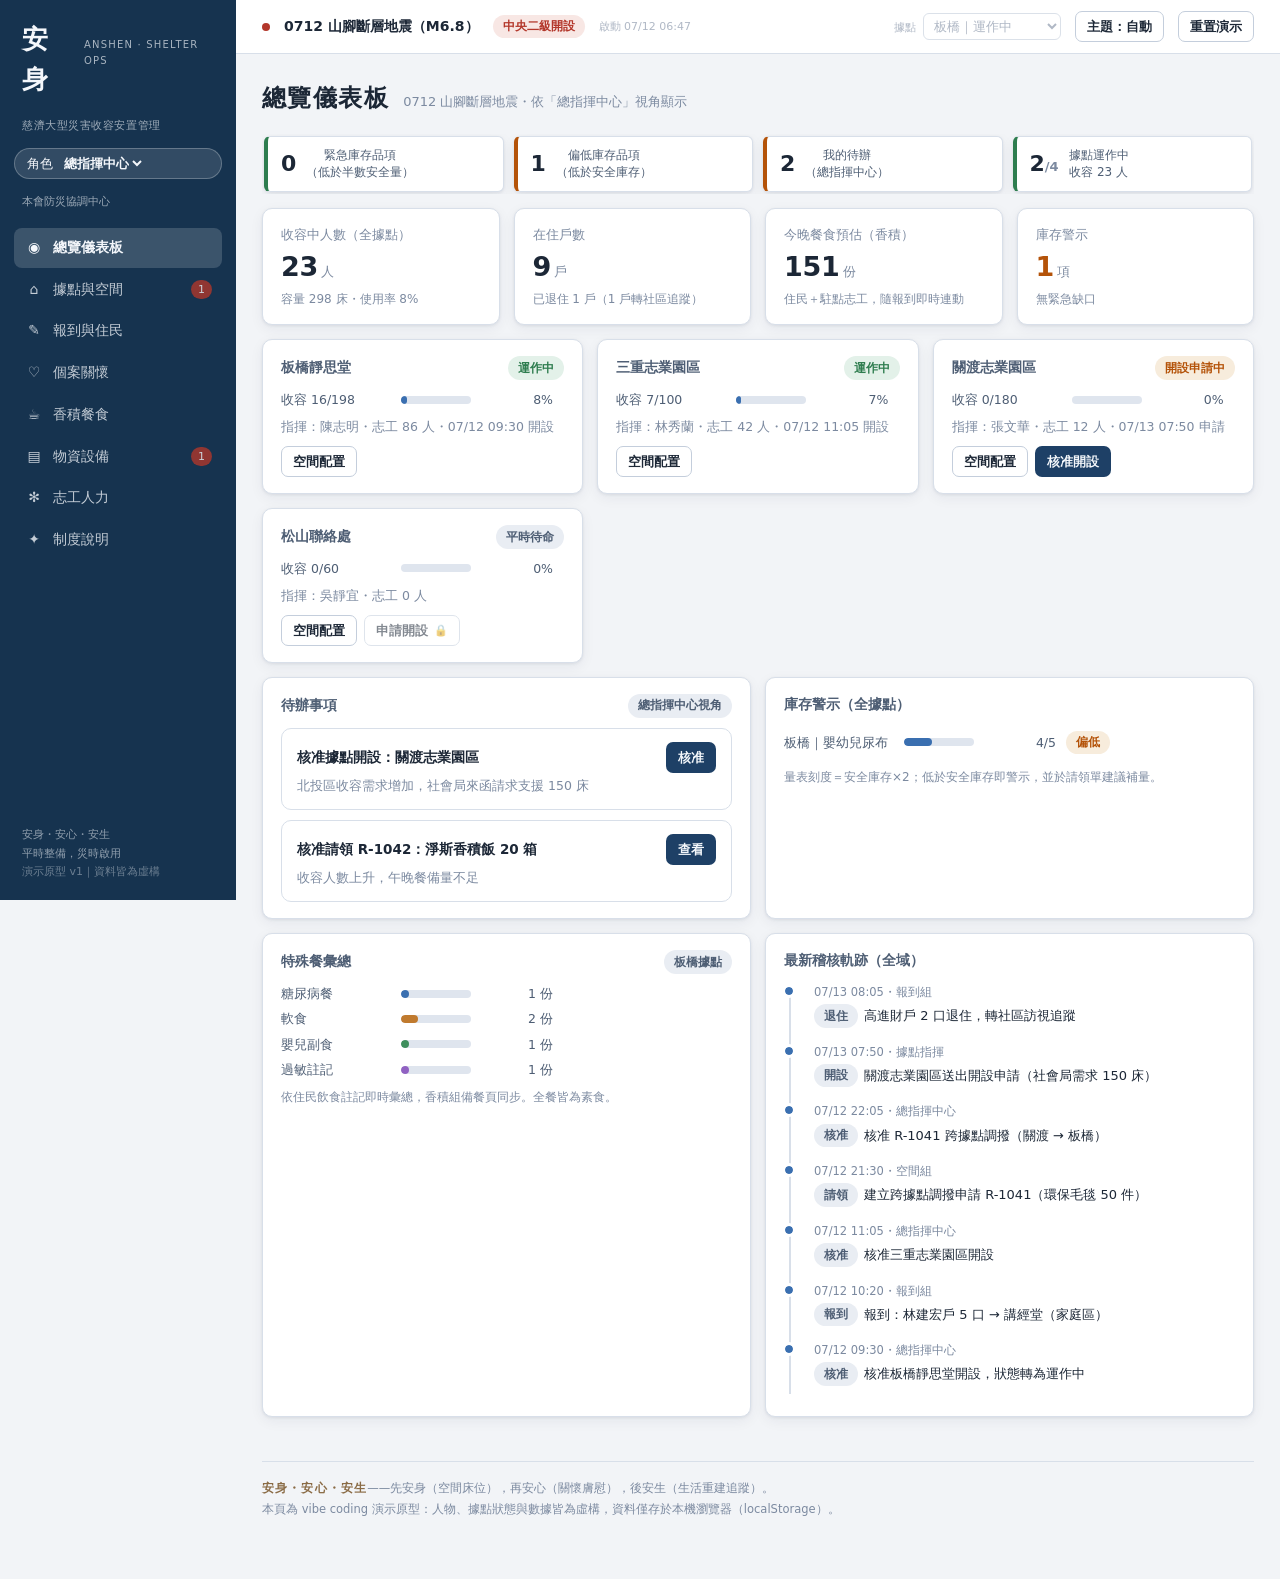
<file: shelter/index.html>
<!doctype html>
<html lang="zh-Hant">
<head>
<meta charset="utf-8">
<meta name="viewport" content="width=device-width, initial-scale=1">
<link rel="icon" href="data:image/svg+xml,%3Csvg xmlns=%27http://www.w3.org/2000/svg%27 viewBox=%270 0 100 100%27%3E%3Ctext y=%27.9em%27 font-size=%2790%27%3E⛺%3C/text%3E%3C/svg%3E">
<title>安身｜慈濟大型災害收容安置管理系統（演示原型）</title>
<style>
/* ============ 設計 tokens（雙主題）============ */
:root{
  --navy:#1E4066; --navy-deep:#16334F; --navy-ink:#123; --on-navy:#F4F7FB;
  --wood:#8A6B45;
  --bg:#F2F4F7; --surface:#FFFFFF; --surface2:#E9EDF3; --surface3:#DFE5EE;
  --ink:#1C2736; --ink2:#4E5E74; --ink3:#7C8AA0; --border:#D8DFE9; --border2:#C4CEDC;
  --ok:#2E7D4F; --ok-bg:#E3F1E9; --warn:#B45309; --warn-bg:#F7ECDC; --crit:#B3372B; --crit-bg:#F8E7E4; --info-bg:#E6EDF6;
  --c1:#3A6FB0; --c2:#C07A2E; --c3:#3E8E5C; --c4:#9061C2;
  --shadow:0 1px 3px rgba(20,35,60,.08),0 4px 14px rgba(20,35,60,.06);
  --shadow-lg:0 6px 28px rgba(15,25,45,.18);
  --r:10px; --r-sm:6px;
  --serif:"Noto Serif TC","Songti TC","PMingLiU",serif;
  --sans:"PingFang TC","Noto Sans TC","Microsoft JhengHei",system-ui,-apple-system,"Segoe UI",sans-serif;
  --focus:0 0 0 3px rgba(58,111,176,.35);
}
@media (prefers-color-scheme: dark){
  :root{
    --navy:#2E5A8F; --navy-deep:#254a77; --on-navy:#EAF1F9; --wood:#C9A87A;
    --bg:#0F1621; --surface:#182231; --surface2:#1F2C3F; --surface3:#26354B;
    --ink:#E9EEF5; --ink2:#A6B4C8; --ink3:#71809A; --border:#2A3A52; --border2:#38496399;
    --ok:#5BBF8A; --ok-bg:#1B3327; --warn:#E8A33D; --warn-bg:#3A2C14; --crit:#E36B5C; --crit-bg:#3B1F1B; --info-bg:#1D2E44;
    --c1:#5C8FC7; --c2:#CE7F2B; --c3:#55A377; --c4:#A97FD1;
    --shadow:0 1px 3px rgba(0,0,0,.35),0 4px 14px rgba(0,0,0,.28);
    --shadow-lg:0 8px 32px rgba(0,0,0,.5);
    --focus:0 0 0 3px rgba(92,143,199,.45);
  }
}
:root[data-theme="light"]{
  --navy:#1E4066; --navy-deep:#16334F; --on-navy:#F4F7FB; --wood:#8A6B45;
  --bg:#F2F4F7; --surface:#FFFFFF; --surface2:#E9EDF3; --surface3:#DFE5EE;
  --ink:#1C2736; --ink2:#4E5E74; --ink3:#7C8AA0; --border:#D8DFE9; --border2:#C4CEDC;
  --ok:#2E7D4F; --ok-bg:#E3F1E9; --warn:#B45309; --warn-bg:#F7ECDC; --crit:#B3372B; --crit-bg:#F8E7E4; --info-bg:#E6EDF6;
  --c1:#3A6FB0; --c2:#C07A2E; --c3:#3E8E5C; --c4:#9061C2;
  --shadow:0 1px 3px rgba(20,35,60,.08),0 4px 14px rgba(20,35,60,.06);
  --shadow-lg:0 6px 28px rgba(15,25,45,.18);
  --focus:0 0 0 3px rgba(58,111,176,.35);
}
:root[data-theme="dark"]{
  --navy:#2E5A8F; --navy-deep:#254a77; --on-navy:#EAF1F9; --wood:#C9A87A;
  --bg:#0F1621; --surface:#182231; --surface2:#1F2C3F; --surface3:#26354B;
  --ink:#E9EEF5; --ink2:#A6B4C8; --ink3:#71809A; --border:#2A3A52; --border2:#38496399;
  --ok:#5BBF8A; --ok-bg:#1B3327; --warn:#E8A33D; --warn-bg:#3A2C14; --crit:#E36B5C; --crit-bg:#3B1F1B; --info-bg:#1D2E44;
  --c1:#5C8FC7; --c2:#CE7F2B; --c3:#55A377; --c4:#A97FD1;
  --shadow:0 1px 3px rgba(0,0,0,.35),0 4px 14px rgba(0,0,0,.28);
  --shadow-lg:0 8px 32px rgba(0,0,0,.5);
  --focus:0 0 0 3px rgba(92,143,199,.45);
}
/* ============ 基底 ============ */
*{box-sizing:border-box;margin:0;padding:0}
html{-webkit-text-size-adjust:100%}
body{font-family:var(--sans);background:var(--bg);color:var(--ink);font-size:15px;line-height:1.55}
button,input,select,textarea{font:inherit;color:inherit}
button{cursor:pointer;background:none;border:none}
:is(button,select,input,textarea,a,[tabindex]):focus-visible{outline:none;box-shadow:var(--focus);border-radius:var(--r-sm)}
img,svg{max-width:100%}
@media (prefers-reduced-motion: reduce){*,*::before,*::after{animation-duration:.01ms!important;transition-duration:.01ms!important}}
/* ============ 版面骨架 ============ */
.app{display:grid;grid-template-columns:236px 1fr;min-height:100vh}
.sidebar{background:var(--navy-deep);color:var(--on-navy);padding:18px 14px;position:sticky;top:0;height:100vh;overflow-y:auto;display:flex;flex-direction:column;gap:14px}
.brand{display:flex;align-items:baseline;gap:8px;padding:2px 8px}
.brand .zh{font-family:var(--serif);font-size:26px;font-weight:700;letter-spacing:.14em}
.brand .en{font-size:10px;letter-spacing:.12em;opacity:.66;text-transform:uppercase}
.brand-sub{font-size:11px;opacity:.62;padding:0 8px;letter-spacing:.05em}
.side-nav{display:flex;flex-direction:column;gap:2px;margin-top:4px}
.side-nav button{display:flex;align-items:center;gap:9px;width:100%;text-align:left;padding:9px 10px;border-radius:8px;color:var(--on-navy);opacity:.78;font-size:14px}
.side-nav button:hover{background:rgba(255,255,255,.09);opacity:1}
.side-nav button.on{background:rgba(255,255,255,.16);opacity:1;font-weight:600}
.side-nav .nicon{width:20px;text-align:center;flex:none}
.side-nav .badge{margin-left:auto;background:var(--crit);color:#fff;font-size:11px;border-radius:99px;padding:1px 7px;font-variant-numeric:tabular-nums}
.side-foot{margin-top:auto;font-size:11px;opacity:.55;padding:0 8px;line-height:1.7}
/* 頂列（行動版） */
.topbar{display:none;position:sticky;top:0;z-index:40;background:var(--navy-deep);color:var(--on-navy);padding:10px 12px 0;box-shadow:var(--shadow)}
.topbar-row{display:flex;align-items:center;gap:10px}
.topbar .zh{font-family:var(--serif);font-size:19px;font-weight:700;letter-spacing:.12em}
.tab-rail{display:flex;gap:2px;overflow-x:auto;padding:8px 2px 0;-webkit-overflow-scrolling:touch;scrollbar-width:none}
.tab-rail::-webkit-scrollbar{display:none}
.tab-rail button{flex:none;padding:8px 12px 10px;color:var(--on-navy);opacity:.75;font-size:13.5px;border-bottom:3px solid transparent;white-space:nowrap;display:flex;align-items:center;gap:5px}
.tab-rail button.on{opacity:1;font-weight:600;border-bottom-color:var(--on-navy)}
.tab-rail .badge{background:var(--crit);color:#fff;font-size:10px;border-radius:99px;padding:0 6px;font-variant-numeric:tabular-nums}
/* 主內容 */
.main{min-width:0;padding:0 26px 60px}
.event-strip{display:flex;flex-wrap:wrap;align-items:center;gap:8px 14px;background:var(--surface);border-bottom:1px solid var(--border);margin:0 -26px;padding:11px 26px;position:sticky;top:0;z-index:30}
.event-strip .ev-name{font-weight:700;font-size:14px}
.event-strip .lv{font-size:12px;background:var(--crit-bg);color:var(--crit);border-radius:99px;padding:2px 10px;font-weight:600}
.event-strip .spacer{flex:1}
.content{max-width:1180px;margin:0 auto}
.page-head{display:flex;flex-wrap:wrap;align-items:baseline;gap:6px 14px;margin:26px 0 4px}
.page-head h1{font-family:var(--serif);font-size:24px;font-weight:700;letter-spacing:.06em}
.page-head .sub{color:var(--ink3);font-size:13px}
.page-head .actions{margin-left:auto;display:flex;gap:8px;flex-wrap:wrap}
.crumb{font-size:12px;color:var(--ink3);letter-spacing:.08em;text-transform:uppercase;margin-top:22px}
/* ============ 元件 ============ */
.card{background:var(--surface);border:1px solid var(--border);border-radius:var(--r);box-shadow:var(--shadow);padding:16px 18px;min-width:0}
.card h3{font-size:14px;color:var(--ink2);font-weight:600;margin-bottom:10px;display:flex;align-items:center;gap:8px}
.card h3 .more{margin-left:auto;font-size:12px;color:var(--c1);font-weight:500}
.grid{display:grid;gap:14px;margin:14px 0}
.g2{grid-template-columns:repeat(2,1fr)}.g3{grid-template-columns:repeat(3,1fr)}.g4{grid-template-columns:repeat(4,1fr)}
.gauto{grid-template-columns:repeat(auto-fit,minmax(250px,1fr))}
.stat{display:flex;flex-direction:column;gap:2px}
.stat .k{font-size:12.5px;color:var(--ink3)}
.stat .v{font-size:27px;font-weight:700;font-variant-numeric:tabular-nums;letter-spacing:-.01em}
.stat .v small{font-size:13px;font-weight:500;color:var(--ink3);margin-left:3px}
.stat .d{font-size:12px;color:var(--ink3)}
.chip{display:inline-flex;align-items:center;gap:5px;font-size:12px;border-radius:99px;padding:2.5px 10px;font-weight:600;white-space:nowrap}
.chip.ok{background:var(--ok-bg);color:var(--ok)}
.chip.warn{background:var(--warn-bg);color:var(--warn)}
.chip.crit{background:var(--crit-bg);color:var(--crit)}
.chip.info{background:var(--info-bg);color:var(--c1)}
.chip.mut{background:var(--surface2);color:var(--ink2)}
.chip.wood{background:transparent;color:var(--wood);border:1px solid var(--wood)}
.dot{width:8px;height:8px;border-radius:99px;flex:none}
.dot.ok{background:var(--ok)}.dot.warn{background:var(--warn)}.dot.crit{background:var(--crit)}.dot.mut{background:var(--ink3)}
/* 燈號警示列 */
.alert-strip{display:flex;gap:10px;overflow-x:auto;padding:2px;margin:16px 0 0;scrollbar-width:none}
.alert-strip::-webkit-scrollbar{display:none}
.signal{flex:1;min-width:150px;display:flex;align-items:center;gap:10px;background:var(--surface);border:1px solid var(--border);border-left:4px solid var(--ink3);border-radius:var(--r-sm);padding:10px 13px;box-shadow:var(--shadow)}
.signal.crit{border-left-color:var(--crit)}.signal.warn{border-left-color:var(--warn)}.signal.ok{border-left-color:var(--ok)}
.signal .n{font-size:22px;font-weight:700;font-variant-numeric:tabular-nums}
.signal .t{font-size:12px;color:var(--ink2);line-height:1.35}
/* 按鈕 */
.btn{display:inline-flex;align-items:center;gap:6px;padding:8px 15px;border-radius:8px;font-size:13.5px;font-weight:600;border:1px solid transparent;transition:filter .12s}
.btn:hover{filter:brightness(1.06)}
.btn.pri{background:var(--navy);color:var(--on-navy)}
.btn.sec{background:var(--surface);border-color:var(--border2);color:var(--ink)}
.btn.ok{background:var(--ok);color:#fff}
.btn.crit-o{background:transparent;border-color:var(--crit);color:var(--crit)}
.btn.sm{padding:5px 11px;font-size:12.5px;border-radius:7px}
.btn.locked{opacity:.55;position:relative}
.btn.locked::after{content:"🔒";font-size:11px}
.btn:disabled{opacity:.4;cursor:not-allowed}
/* 表格 */
.tbl-wrap{overflow-x:auto;border:1px solid var(--border);border-radius:var(--r);background:var(--surface);box-shadow:var(--shadow)}
table{border-collapse:collapse;width:100%;font-size:13.5px}
th{font-size:12px;color:var(--ink3);font-weight:600;text-align:left;letter-spacing:.04em;white-space:nowrap}
th,td{padding:9px 12px;border-bottom:1px solid var(--border)}
tbody tr:last-child td{border-bottom:none}
tbody tr:hover{background:var(--surface2)}
td.num,th.num{text-align:right;font-variant-numeric:tabular-nums}
/* 容量量表 */
.meter{height:8px;background:var(--surface3);border-radius:99px;overflow:hidden;min-width:70px}
.meter i{display:block;height:100%;background:var(--c1);border-radius:99px;transition:width .3s}
.meter.warn i{background:var(--warn)}.meter.crit i{background:var(--crit)}
.meter-row{display:flex;align-items:center;gap:10px}
.meter-row .lab{font-size:12.5px;color:var(--ink2);width:110px;flex:none;overflow:hidden;text-overflow:ellipsis;white-space:nowrap}
.meter-row .val{font-size:12.5px;font-variant-numeric:tabular-nums;color:var(--ink2);width:72px;text-align:right;flex:none}
/* 小型長條圖 */
.bars{display:flex;align-items:flex-end;gap:2px;height:88px;padding-top:6px}
.bars .bar{flex:1;background:var(--c1);border-radius:4px 4px 0 0;min-height:3px;position:relative}
.bars .bar.b2{background:var(--c2)}.bars .bar.b3{background:var(--c3)}.bars .bar.b4{background:var(--c4)}
.bar .bl{position:absolute;top:-17px;left:50%;transform:translateX(-50%);font-size:10.5px;color:var(--ink2);font-variant-numeric:tabular-nums}
.bars-x{display:flex;gap:2px;margin-top:5px}
.bars-x span{flex:1;text-align:center;font-size:11px;color:var(--ink3)}
.legend{display:flex;flex-wrap:wrap;gap:12px;font-size:12px;color:var(--ink2);margin-top:8px}
.legend i{display:inline-block;width:10px;height:10px;border-radius:3px;margin-right:5px;vertical-align:-1px}
/* 表單 */
.field{display:flex;flex-direction:column;gap:4px;margin-bottom:12px;min-width:0}
.field>label{font-size:12.5px;color:var(--ink2);font-weight:600}
.field input,.field select,.field textarea{background:var(--surface);border:1px solid var(--border2);border-radius:7px;padding:8px 10px;font-size:14px;width:100%}
.field .hint{font-size:11.5px;color:var(--ink3)}
.field.err input,.field.err select{border-color:var(--crit)}
.field .errmsg{font-size:12px;color:var(--crit)}
.frow{display:grid;grid-template-columns:repeat(auto-fit,minmax(150px,1fr));gap:0 12px}
fieldset{border:1px solid var(--border);border-radius:var(--r-sm);padding:10px 12px;margin-bottom:12px}
legend{font-size:12px;color:var(--ink3);padding:0 6px;letter-spacing:.05em}
.checks{display:flex;flex-wrap:wrap;gap:6px 14px;font-size:13px}
.checks label{display:inline-flex;align-items:center;gap:5px;cursor:pointer}
/* 步驟條 */
.steps{display:flex;gap:0;margin:14px 0 20px;overflow-x:auto}
.step{flex:1;min-width:86px;text-align:center;position:relative;font-size:12px;color:var(--ink3);padding-top:26px}
.step::before{content:attr(data-n);position:absolute;top:0;left:50%;transform:translateX(-50%);width:22px;height:22px;border-radius:99px;background:var(--surface3);color:var(--ink2);font-size:11.5px;line-height:22px;font-weight:700}
.step::after{content:"";position:absolute;top:11px;left:calc(50% + 14px);width:calc(100% - 28px);height:2px;background:var(--surface3)}
.step:last-child::after{display:none}
.step.on{color:var(--ink);font-weight:600}
.step.on::before{background:var(--navy);color:var(--on-navy)}
.step.done{color:var(--ok)}
.step.done::before{background:var(--ok);color:#fff;content:"✓"}
.step.done::after{background:var(--ok)}
/* 清單卡 */
.item-list{display:flex;flex-direction:column;gap:10px}
.item{background:var(--surface);border:1px solid var(--border);border-radius:var(--r);padding:13px 15px;box-shadow:var(--shadow)}
.item .row1{display:flex;flex-wrap:wrap;align-items:center;gap:6px 10px}
.item .ttl{font-weight:700;font-size:14.5px}
.item .meta{font-size:12.5px;color:var(--ink3);margin-top:3px;line-height:1.6}
.item .acts{display:flex;gap:7px;flex-wrap:wrap;margin-top:9px}
.item .right{margin-left:auto;display:flex;gap:6px;align-items:center;flex-wrap:wrap}
/* 時間線 */
.tl{list-style:none;position:relative;padding-left:18px}
.tl::before{content:"";position:absolute;left:5px;top:6px;bottom:6px;width:2px;background:var(--border)}
.tl li{position:relative;padding:0 0 12px 12px;font-size:13px}
.tl li::before{content:"";position:absolute;left:-17px;top:5px;width:8px;height:8px;border-radius:99px;background:var(--c1);outline:3px solid var(--surface)}
.tl .t{color:var(--ink3);font-size:11.5px;font-variant-numeric:tabular-nums}
/* Modal / Toast */
.modal-bg{position:fixed;inset:0;background:rgba(10,18,30,.55);display:flex;align-items:center;justify-content:center;z-index:100;padding:16px;backdrop-filter:blur(2px)}
.modal{background:var(--surface);border-radius:14px;box-shadow:var(--shadow-lg);max-width:640px;width:100%;max-height:88vh;overflow-y:auto;padding:22px 24px}
.modal h2{font-family:var(--serif);font-size:19px;margin-bottom:4px;letter-spacing:.04em}
.modal .msub{font-size:12.5px;color:var(--ink3);margin-bottom:14px}
.modal .macts{display:flex;justify-content:flex-end;gap:9px;margin-top:18px}
#toasts{position:fixed;bottom:18px;left:50%;transform:translateX(-50%);display:flex;flex-direction:column;gap:8px;z-index:200;width:min(420px,92vw)}
.toast{background:var(--ink);color:var(--bg);border-radius:9px;padding:10px 15px;font-size:13.5px;box-shadow:var(--shadow-lg);display:flex;gap:9px;align-items:flex-start;animation:tin .25s ease}
.toast.crit{background:var(--crit);color:#fff}.toast.ok{background:var(--ok);color:#fff}
@keyframes tin{from{opacity:0;transform:translateY(8px)}to{opacity:1;transform:none}}
/* 連動摘要（money shot） */
.ripple-house{text-align:center;padding:14px 10px 6px}
.ripple-house .hh{font-family:var(--serif);font-size:21px;font-weight:700;letter-spacing:.05em}
.ripple-house .hs{font-size:12.5px;color:var(--ink3);margin-top:3px}
.ripple-grid{display:grid;grid-template-columns:repeat(3,1fr);gap:10px;margin-top:16px}
.bubble{background:var(--surface2);border:1px solid var(--border);border-radius:12px;padding:12px 8px;text-align:center;opacity:0;transform:scale(.7);animation:pop .38s cubic-bezier(.2,1.4,.4,1) forwards}
.bubble .bi{font-size:17px}
.bubble .bv{font-size:17px;font-weight:700;margin-top:2px;font-variant-numeric:tabular-nums}
.bubble .bk{font-size:11px;color:var(--ink2);margin-top:2px;line-height:1.4}
.bubble.up .bv{color:var(--c1)}.bubble.down .bv{color:var(--warn)}.bubble.alert{border-color:var(--crit)}.bubble.alert .bv{color:var(--crit)}
@keyframes pop{to{opacity:1;transform:none}}
/* 制度說明（三流圖解） */
.flow-box{border:1px solid var(--border);border-radius:var(--r);padding:16px;background:var(--surface);margin:12px 0;overflow-x:auto}
.flow-line{display:flex;align-items:stretch;gap:0;min-width:560px}
.fnode{flex:1;border:1.5px solid var(--border2);border-radius:9px;padding:9px 8px;text-align:center;background:var(--surface2);position:relative;min-width:76px}
.fnode b{display:block;font-size:13px}
.fnode span{font-size:11px;color:var(--ink3);display:block;margin-top:2px;line-height:1.4}
.fnode.hot{border-color:var(--navy);background:var(--info-bg)}
.fnode.okn{border-color:var(--ok);background:var(--ok-bg)}
.farr{flex:none;display:flex;align-items:center;padding:0 5px;color:var(--ink3);font-size:15px}
.fnote{font-size:12px;color:var(--ink3);margin-top:8px;line-height:1.7}
.matrix-wrap{overflow-x:auto}
.matrix{border-collapse:collapse;font-size:12px;min-width:660px}
.matrix th,.matrix td{border:1px solid var(--border);padding:6px 8px;text-align:center}
.matrix th{background:var(--surface2);font-size:11.5px}
.matrix td.y{background:var(--ok-bg);color:var(--ok);font-weight:700}
.matrix td.p{background:var(--warn-bg);color:var(--warn);font-weight:700}
.matrix td.n{color:var(--ink3)}
.matrix td.rl{text-align:left;font-weight:600;background:var(--surface2);white-space:nowrap}
/* 燈箱式核取清單 */
.check-list{list-style:none;display:flex;flex-direction:column;gap:7px}
.check-list li{display:flex;gap:9px;align-items:flex-start;font-size:13.5px}
.check-list .cbx{flex:none;width:18px;height:18px;border-radius:5px;border:1.5px solid var(--border2);display:grid;place-items:center;font-size:12px;margin-top:1px}
.check-list li.done .cbx{background:var(--ok);border-color:var(--ok);color:#fff}
.check-list li.done{color:var(--ink2)}
/* 角色徽章 */
.role-pill{display:inline-flex;align-items:center;gap:7px;background:rgba(255,255,255,.12);border:1px solid rgba(255,255,255,.25);border-radius:99px;padding:5px 12px;font-size:12.5px;color:var(--on-navy)}
.role-pill select{background:transparent;border:none;color:inherit;font-weight:700;font-size:13px;max-width:130px}
.role-pill select option{color:#1C2736}
.mini-note{font-size:11px;opacity:.6}
/* 空區塊 */
.empty{border:1.5px dashed var(--border2);border-radius:var(--r);padding:26px 16px;text-align:center;color:var(--ink3);font-size:13px}
/* 分區色帶 */
.zone-tag{display:inline-block;font-size:11px;border-radius:5px;padding:1px 7px;background:var(--surface3);color:var(--ink2);font-weight:600}
/* 頁尾 */
.foot{margin-top:44px;padding-top:16px;border-top:1px solid var(--border);color:var(--ink3);font-size:11.5px;line-height:1.8}
.foot b{font-family:var(--serif);color:var(--wood);letter-spacing:.1em}
/* 子分欄 */
.subtabs{display:flex;gap:4px;border-bottom:1px solid var(--border);margin:14px 0}
.subtabs button{padding:7px 13px;font-size:13px;color:var(--ink3);border-bottom:2px solid transparent;margin-bottom:-1px}
.subtabs button.on{color:var(--ink);font-weight:700;border-bottom-color:var(--navy)}
.subtabs .cnt{font-size:11px;background:var(--surface3);border-radius:99px;padding:0 6px;margin-left:4px}
/* RWD */
@media (max-width:1023px){
  .app{grid-template-columns:1fr}
  .sidebar{display:none}
  .topbar{display:block}
  .main{padding:0 14px 40px}
  .event-strip{margin:0 -14px;padding:9px 14px;position:static}
  .g2,.g3,.g4{grid-template-columns:1fr 1fr}
  .page-head h1{font-size:20px}
  .ripple-grid{grid-template-columns:repeat(2,1fr)}
}
@media (max-width:520px){
  .g3,.g4{grid-template-columns:1fr 1fr}
  .g2{grid-template-columns:1fr}
  .frow{grid-template-columns:1fr 1fr}
  .modal{padding:17px 15px}
}
</style>
</head>
<body>
<div class="app" id="app">
  <aside class="sidebar" id="sidebar" aria-label="主選單"></aside>
  <div class="main">
    <div class="topbar" id="topbar"></div>
    <div class="event-strip" id="eventStrip"></div>
    <div class="content" id="view" aria-live="polite"></div>
  </div>
</div>
<div id="modalRoot"></div>
<div id="toasts" aria-live="assertive"></div>
<script>
"use strict";
/* ================================================================
   安身 AnShen — 慈濟大型災害收容安置管理系統（演示原型）
   單一資料源 S ＋集中權限表 PERM ＋單次 commit 連動
   ================================================================ */
const VER = 'anshen-v1';
const $  = (s, el=document) => el.querySelector(s);
const $$ = (s, el=document) => [...el.querySelectorAll(s)];
const esc = s => String(s ?? '').replace(/[&<>"']/g, c => ({'&':'&amp;','<':'&lt;','>':'&gt;','"':'&quot;',"'":'&#39;'}[c]));
const pad = n => String(n).padStart(2,'0');
const nowStr = () => { const d = new Date(); return `${pad(d.getMonth()+1)}/${pad(d.getDate())} ${pad(d.getHours())}:${pad(d.getMinutes())}`; };

/* ---------- 角色與權限（集中權限表：唯一裁決點） ---------- */
const TABS = {
  dash:     {name:'總覽儀表板', icon:'◉'},
  sites:    {name:'據點與空間', icon:'⌂'},
  intake:   {name:'報到與住民', icon:'✎'},
  care:     {name:'個案關懷',   icon:'♡'},
  meals:    {name:'香積餐食',   icon:'☕'},
  supplies: {name:'物資設備',   icon:'▤'},
  staff:    {name:'志工人力',   icon:'✻'},
  about:    {name:'制度說明',   icon:'✦'},
};
const ROLES = {
  hq:      {name:'總指揮中心',  org:'本會防災協調中心',   home:'dash',
            tabs:['dash','sites','intake','care','meals','supplies','staff','about']},
  cmd:     {name:'據點指揮',    org:'園區／分會（合心・和氣）', home:'dash',
            tabs:['dash','sites','intake','care','meals','supplies','staff','about']},
  reg:     {name:'報到組',      org:'社區志工（協力）',    home:'intake',
            tabs:['dash','sites','intake','about']},
  space:   {name:'空間組',      org:'總務處＋志工',       home:'sites',
            tabs:['dash','sites','intake','supplies','about']},
  kitchen: {name:'香積組',      org:'香積志工',           home:'meals',
            tabs:['dash','meals','supplies','about']},
  supply:  {name:'物資組',      org:'倉管／總務',         home:'supplies',
            tabs:['dash','meals','supplies','about']},
  care:    {name:'關懷組',      org:'訪視志工（安心膚慰）', home:'care',
            tabs:['dash','intake','care','about']},
  med:     {name:'醫療組',      org:'人醫會 TIMA',        home:'care',
            tabs:['dash','intake','care','about']},
};
/* 動作 → 允許角色。UI 與 dispatcher 都查這張表，不各寫 if。 */
const PERM = {
  'site.applyOpen':   ['cmd'],
  'site.approveOpen': ['hq'],
  'intake.register':  ['reg','cmd'],
  'intake.discharge': ['reg','cmd'],
  'space.toggleCheck':['space'],
  'care.log':         ['care','med'],
  'meal.save':        ['kitchen'],
  'req.create':       ['kitchen','supply','space','care','cmd'],
  'req.approve':      ['cmd','hq'],      // 跨據點調撥另檢核僅 hq
  'req.issue':        ['supply'],
  'req.receive':      ['kitchen','supply','space','care','cmd'],
  'donate.receive':   ['supply'],
};
const can = a => (PERM[a] || []).includes(S.role);
const permOwners = a => (PERM[a] || []).map(r => ROLES[r].name).join('／');

/* ---------- 物資品項目錄 ---------- */
const ITEMS = [
  {id:'bed',    name:'福慧床',       unit:'張', perPerson:1, returnable:true},
  {id:'blanket',name:'環保毛毯',     unit:'件', perPerson:1, returnable:true},
  {id:'kit',    name:'盥洗包',       unit:'份', perPerson:1, returnable:false},
  {id:'rice',   name:'淨斯香積飯',   unit:'箱'},
  {id:'water',  name:'瓶裝飲用水',   unit:'箱'},
  {id:'diaper', name:'嬰幼兒尿布',   unit:'包'},
  {id:'fem',    name:'女性衛生用品', unit:'包'},
  {id:'mask',   name:'醫療口罩',     unit:'盒'},
  {id:'gen',    name:'行動發電機',   unit:'台', equip:true},
  {id:'light',  name:'LED 照明燈組', unit:'組', equip:true},
];
const ITEM = Object.fromEntries(ITEMS.map(i => [i.id, i]));
const DIETS = {normal:'一般（素）', diabetic:'糖尿病餐', soft:'軟食', infant:'嬰兒副食', allergy:'過敏註記'};
const DIET_COLORS = {diabetic:'var(--c1)', soft:'var(--c2)', infant:'var(--c3)', allergy:'var(--c4)'};
const NEEDS = ['慢性病','行動不便','孕婦','嬰幼兒','獨居長者','身心障礙'];
const SITE_STATUS = {
  standby: {t:'平時待命', cls:'mut'},  prep:    {t:'預警整備', cls:'info'},
  applying:{t:'開設申請中', cls:'warn'}, open:   {t:'運作中', cls:'ok'},
  scaling: {t:'縮編中', cls:'warn'},   closed:  {t:'已關閉復原', cls:'mut'},
};
const REQ_STATUS = {
  pending:{t:'待核准',cls:'warn'}, approved:{t:'已核准・待出庫',cls:'info'},
  issued:{t:'已出庫・配送中',cls:'info'}, received:{t:'已簽收',cls:'ok'}, rejected:{t:'已駁回',cls:'crit'},
};

/* ---------- 種子資料（虛構演示情境：0712 山腳斷層地震） ---------- */
function seed(){
  return {
    version: VER, role:'hq', site:'banqiao', tab:'dash', theme:null, seq:100,
    event: {name:'0712 山腳斷層地震', mag:'M6.8', level:'中央二級開設', started:'07/12 06:47', desc:'新北板橋、三重、北投多處建物受損，市府請求慈濟開設收容處所'},
    sites: [
      {id:'banqiao', name:'板橋靜思堂', short:'板橋', status:'open',     cmdr:'陳志明', volunteers:86, openedAt:'07/12 09:30', addr:'新北市板橋區'},
      {id:'sanchong',name:'三重志業園區', short:'三重', status:'open',   cmdr:'林秀蘭', volunteers:42, openedAt:'07/12 11:05', addr:'新北市三重區'},
      {id:'guandu',  name:'關渡志業園區', short:'關渡', status:'applying',cmdr:'張文華', volunteers:12, applyAt:'07/13 07:50', applyNote:'北投區收容需求增加，社會局來函請求支援 150 床', addr:'台北市北投區'},
      {id:'songshan',name:'松山聯絡處', short:'松山', status:'standby',  cmdr:'吳靜宜', volunteers:0, addr:'台北市松山區'},
    ],
    spaces: [
      {id:'sp1', siteId:'banqiao', name:'講經堂',     floor:'1F', zone:'家庭區',     cap:96},
      {id:'sp2', siteId:'banqiao', name:'感恩堂',     floor:'2F', zone:'長者友善區', cap:40},
      {id:'sp3', siteId:'banqiao', name:'教室 301',   floor:'3F', zone:'單身女性區', cap:24},
      {id:'sp4', siteId:'banqiao', name:'教室 302',   floor:'3F', zone:'單身男性區', cap:24},
      {id:'sp5', siteId:'banqiao', name:'母嬰室',     floor:'2F', zone:'母嬰區',     cap:8},
      {id:'sp6', siteId:'banqiao', name:'隔離觀察室', floor:'3F', zone:'隔離觀察',   cap:6},
      {id:'sp7', siteId:'banqiao', name:'醫護站（人醫會）', floor:'1F', zone:'服務空間', cap:null},
      {id:'sp8', siteId:'banqiao', name:'齋堂（香積供餐）', floor:'1F', zone:'服務空間', cap:null},
      {id:'sp9', siteId:'banqiao', name:'地下停車場（物資儲運）', floor:'B1', zone:'服務空間', cap:null},
      {id:'sp10',siteId:'sanchong', name:'大講堂',   floor:'1F', zone:'家庭區',     cap:60},
      {id:'sp11',siteId:'sanchong', name:'教室 201', floor:'2F', zone:'單身女性區', cap:20},
      {id:'sp12',siteId:'sanchong', name:'教室 202', floor:'2F', zone:'單身男性區', cap:20},
      {id:'sp13',siteId:'sanchong', name:'關懷室',   floor:'1F', zone:'服務空間',   cap:null},
      {id:'sp14',siteId:'guandu',  name:'國際會議廳', floor:'1F', zone:'家庭區',    cap:120},
      {id:'sp15',siteId:'guandu',  name:'教室群（202–205）', floor:'2F', zone:'彈性分區', cap:60},
      {id:'sp16',siteId:'songshan',name:'佛堂',      floor:'2F', zone:'家庭區',     cap:40},
      {id:'sp17',siteId:'songshan',name:'教室 101',  floor:'1F', zone:'彈性分區',   cap:20},
    ],
    households: [
      {id:'H001', siteId:'banqiao', spaceId:'sp1', head:'林建宏', idm:'F12***4821', phone:'0912-***-331', addr:'板橋區文化路二段（紅單）', checkin:'07/12 10:20', status:'in',
       members:[{name:'林建宏',age:41,sex:'男',diet:'normal',needs:[]},{name:'陳怡君',age:38,sex:'女',diet:'normal',needs:[]},{name:'林小威',age:8,sex:'男',diet:'normal',needs:[]},{name:'林小珍',age:5,sex:'女',diet:'normal',needs:[]},{name:'林張玉蘭',age:68,sex:'女',diet:'soft',needs:['慢性病']}],
       reserved:{bed:5,blanket:5,kit:5}},
      {id:'H002', siteId:'banqiao', spaceId:'sp1', head:'黃美惠', idm:'A22***7736', phone:'0933-***-208', addr:'板橋區民生路（黃單）', checkin:'07/12 11:02', status:'in',
       members:[{name:'黃美惠',age:36,sex:'女',diet:'normal',needs:[]},{name:'吳俊賢',age:39,sex:'男',diet:'normal',needs:[]},{name:'吳品睿',age:11,sex:'男',diet:'allergy',needs:[]},{name:'吳品彤',age:9,sex:'女',diet:'normal',needs:[]}],
       reserved:{bed:4,blanket:4,kit:4}},
      {id:'H003', siteId:'banqiao', spaceId:'sp2', head:'王金龍', idm:'A10***2214', phone:'02-296*-**45', addr:'板橋區府中路（紅單）', checkin:'07/12 10:45', status:'in',
       members:[{name:'王金龍',age:72,sex:'男',diet:'normal',needs:['慢性病','行動不便']},{name:'李阿香',age:70,sex:'女',diet:'diabetic',needs:['慢性病']}],
       reserved:{bed:2,blanket:2,kit:2}},
      {id:'H004', siteId:'banqiao', spaceId:'sp2', head:'陳金水', idm:'J10***0087', phone:'—', addr:'中和區景平路（獨居）', checkin:'07/12 14:30', status:'in',
       members:[{name:'陳金水',age:79,sex:'男',diet:'soft',needs:['獨居長者','慢性病']}],
       reserved:{bed:1,blanket:1,kit:1}},
      {id:'H005', siteId:'banqiao', spaceId:'sp5', head:'張淑芬', idm:'F22***9153', phone:'0987-***-664', addr:'板橋區四川路（紅單）', checkin:'07/12 16:10', status:'in',
       members:[{name:'張淑芬',age:29,sex:'女',diet:'normal',needs:[]},{name:'張安安',age:1,sex:'女',diet:'infant',needs:['嬰幼兒']}],
       reserved:{bed:2,blanket:2,kit:2}},
      {id:'H006', siteId:'banqiao', spaceId:'sp3', head:'周麗華', idm:'A21***5540', phone:'0921-***-477', addr:'板橋區漢生東路', checkin:'07/12 18:40', status:'in',
       members:[{name:'周麗華',age:52,sex:'女',diet:'normal',needs:[]}],
       reserved:{bed:1,blanket:1,kit:1}},
      {id:'H007', siteId:'banqiao', spaceId:'sp4', head:'吳明德', idm:'A12***3319', phone:'0955-***-812', addr:'板橋區中山路一段', checkin:'07/12 20:15', status:'in',
       members:[{name:'吳明德',age:45,sex:'男',diet:'normal',needs:[]}],
       reserved:{bed:1,blanket:1,kit:1}},
      {id:'H008', siteId:'sanchong', spaceId:'sp10', head:'劉志偉', idm:'H12***6602', phone:'0910-***-935', addr:'三重區重新路（黃單）', checkin:'07/12 12:20', status:'in',
       members:[{name:'劉志偉',age:44,sex:'男',diet:'normal',needs:[]},{name:'許雅婷',age:41,sex:'女',diet:'normal',needs:[]},{name:'劉承恩',age:14,sex:'男',diet:'normal',needs:[]},{name:'劉承祐',age:12,sex:'男',diet:'normal',needs:[]}],
       reserved:{bed:4,blanket:4,kit:4}},
      {id:'H009', siteId:'sanchong', spaceId:'sp10', head:'郭素珍', idm:'H22***1178', phone:'0968-***-243', addr:'三重區三和路（紅單）', checkin:'07/12 13:05', status:'in',
       members:[{name:'郭素珍',age:63,sex:'女',diet:'normal',needs:['慢性病']},{name:'蔡宜庭',age:33,sex:'女',diet:'normal',needs:['孕婦']},{name:'蔡小樂',age:6,sex:'男',diet:'allergy',needs:[]}],
       reserved:{bed:3,blanket:3,kit:3}},
      {id:'H010', siteId:'banqiao', spaceId:'sp1', head:'高進財', idm:'A11***8823', phone:'0939-***-501', addr:'板橋區莒光路', checkin:'07/12 09:50', status:'out', checkout:'07/13 08:05', followUp:true, followNote:'返家整理（黃單複評中），承租處未定，轉板橋和氣訪視關懷',
       members:[{name:'高進財',age:58,sex:'男',diet:'normal',needs:[]},{name:'高林月娥',age:55,sex:'女',diet:'normal',needs:['慢性病']}],
       reserved:{bed:0,blanket:0,kit:2}},
    ],
    stock: [
      {siteId:'banqiao', itemId:'bed',    qty:30, safety:20},
      {siteId:'banqiao', itemId:'blanket',qty:18, safety:15},
      {siteId:'banqiao', itemId:'kit',    qty:34, safety:10},
      {siteId:'banqiao', itemId:'rice',   qty:12, safety:8},
      {siteId:'banqiao', itemId:'water',  qty:22, safety:10},
      {siteId:'banqiao', itemId:'diaper', qty:4,  safety:5},
      {siteId:'banqiao', itemId:'fem',    qty:9,  safety:6},
      {siteId:'banqiao', itemId:'mask',   qty:15, safety:10},
      {siteId:'banqiao', itemId:'gen',    qty:2,  safety:1},
      {siteId:'banqiao', itemId:'light',  qty:4,  safety:2},
      {siteId:'sanchong',itemId:'bed',    qty:22, safety:12},
      {siteId:'sanchong',itemId:'blanket',qty:25, safety:12},
      {siteId:'sanchong',itemId:'kit',    qty:18, safety:8},
      {siteId:'sanchong',itemId:'rice',   qty:9,  safety:5},
      {siteId:'sanchong',itemId:'water',  qty:14, safety:8},
      {siteId:'sanchong',itemId:'gen',    qty:1,  safety:1},
      {siteId:'guandu',  itemId:'bed',    qty:60, safety:30},
      {siteId:'guandu',  itemId:'blanket',qty:80, safety:30},
      {siteId:'songshan',itemId:'bed',    qty:40, safety:20},
      {siteId:'songshan',itemId:'blanket',qty:45, safety:20},
    ],
    reqs: [
      {id:'R-1042', siteId:'banqiao', itemId:'rice', qty:20, cross:false, reason:'收容人數上升，午晚餐備量不足', by:'kitchen', byName:'香積組 徐慧敏', at:'07/13 06:40', status:'pending', log:[{t:'07/13 06:40', s:'建立申請'}]},
      {id:'R-1041', siteId:'banqiao', itemId:'blanket', qty:50, cross:true, from:'關渡志業園區', reason:'夜間低溫，毛毯接近安全庫存，自關渡調撥', by:'space', byName:'空間組 蔡明峰', at:'07/12 21:30', status:'approved', apprBy:'總指揮中心 值班 王督導', log:[{t:'07/12 21:30', s:'建立申請（跨據點調撥）'},{t:'07/12 22:05', s:'總指揮中心核准'}]},
      {id:'R-1039', siteId:'sanchong', itemId:'water', qty:10, cross:false, reason:'飲用水日耗量提高', by:'supply', byName:'物資組 江國彬', at:'07/12 15:20', status:'received', apprBy:'據點指揮 林秀蘭', log:[{t:'07/12 15:20', s:'建立申請'},{t:'07/12 15:40', s:'據點指揮核准'},{t:'07/12 17:10', s:'總倉出庫'},{t:'07/12 19:30', s:'三重簽收入庫'}]},
    ],
    donations: [
      {id:'D-201', siteId:'banqiao', donor:'新北市企業聯合會', itemId:'water', qty:80, at:'07/13 08:10', status:'pending', note:'需驗收效期與棧板數'},
      {id:'D-200', siteId:'banqiao', donor:'善心人士（無名氏）', itemId:'mask', qty:20, at:'07/12 19:00', status:'received', recvBy:'物資組 江國彬'},
    ],
    careLogs: [
      {id:'C-01', hhId:'H003', type:'醫療',     note:'王金龍伯伯血壓 158/96，已由人醫會醫師診視，調整用藥並列入每日巡診', by:'人醫會 許文賢醫師', at:'07/12 20:30', followUp:true},
      {id:'C-02', hhId:'H003', type:'安心關懷', note:'李阿香阿嬤掛念受損老宅，志工陪伴傾聽並說明慈濟後續修繕評估', by:'訪視志工 林美玉', at:'07/12 21:10', followUp:false},
      {id:'C-03', hhId:'H005', type:'物資協助', note:'嬰兒尿布尺寸不合，已換發 M 號並補充奶粉沖泡熱水壺', by:'訪視志工 張秀琴', at:'07/12 22:00', followUp:false},
      {id:'C-04', hhId:'H004', type:'安心關懷', note:'陳金水伯伯獨居無親屬聯繫，情緒低落，安排志工三班陪伴', by:'訪視志工 林美玉', at:'07/13 07:20', followUp:true},
      {id:'C-05', hhId:'H009', type:'醫療',     note:'蔡宜庭懷孕 32 週，人醫會安排產檢轉診亞東醫院，交通由志工接送', by:'人醫會 周雅萍護理師', at:'07/13 08:00', followUp:true},
      {id:'C-06', hhId:'H010', type:'轉介',     note:'高進財戶退住返家，居所黃單複評中，轉板橋和氣社區訪視持續關懷', by:'訪視志工 張秀琴', at:'07/13 08:10', followUp:true},
    ],
    meals: {
      banqiao: [
        {k:'b', name:'早齋', time:'06:30', forecast:100, produced:110, served:104, done:true},
        {k:'l', name:'午餐', time:'12:00', forecast:104, produced:112, served:106, done:true},
        {k:'d', name:'晚餐', time:'17:30', planned:null, produced:null, served:null, done:false},
      ],
      sanchong: [
        {k:'b', name:'早齋', time:'06:30', forecast:48, produced:55, served:50, done:true},
        {k:'l', name:'午餐', time:'12:00', forecast:49, produced:52, served:49, done:true},
        {k:'d', name:'晚餐', time:'17:30', planned:null, produced:null, served:null, done:false},
      ],
    },
    checklists: {
      songshan: [
        {t:'空間平面圖與分區規劃更新', done:true},{t:'消防安檢與逃生動線確認', done:true},
        {t:'發電機月測試', done:true},{t:'福慧床／毛毯庫存盤點', done:true},
        {t:'飲水設備與淨水器檢查', done:true},{t:'香積廚房設備檢查', done:true},
        {t:'無障礙動線與臨時衛浴評估', done:false},{t:'志工聯絡網季度演練', done:false},
      ],
      guandu: [
        {t:'空間平面圖與分區規劃更新', done:true},{t:'消防安檢與逃生動線確認', done:true},
        {t:'發電機月測試', done:true},{t:'福慧床／毛毯庫存盤點', done:true},
        {t:'飲水設備與淨水器檢查', done:true},{t:'香積廚房設備檢查', done:true},
        {t:'無障礙動線與臨時衛浴評估', done:true},{t:'志工聯絡網季度演練', done:true},
      ],
    },
    staff: {
      banqiao: [
        {g:'報到組', e:4, a:4, l:3, la:3, n:2, na:1},
        {g:'空間組', e:6, a:6, l:4, la:4, n:2, na:2},
        {g:'香積組', e:12, a:14, l:10, la:11, n:0, na:0},
        {g:'物資組', e:6, a:5, l:4, la:4, n:2, na:2},
        {g:'關懷組', e:8, a:8, l:6, la:7, n:3, na:3},
        {g:'醫療組（人醫會）', e:3, a:3, l:2, la:2, n:1, na:1},
      ],
      sanchong: [
        {g:'報到組', e:2, a:2, l:2, la:2, n:1, na:1},
        {g:'空間組', e:3, a:3, l:2, la:2, n:1, na:1},
        {g:'香積組', e:8, a:7, l:6, la:6, n:0, na:0},
        {g:'物資組', e:3, a:3, l:2, la:2, n:1, na:1},
        {g:'關懷組', e:4, a:4, l:3, la:3, n:2, na:2},
        {g:'醫療組（人醫會）', e:1, a:1, l:1, la:1, n:1, na:0},
      ],
    },
    audit: [
      {at:'07/12 06:52', role:'hq', action:'事件',   detail:'成立防災協調中心，發布中央二級開設'},
      {at:'07/12 08:40', role:'cmd', action:'開設',  detail:'板橋靜思堂送出開設申請（預估收容 200 人）'},
      {at:'07/12 09:30', role:'hq', action:'核准',   detail:'核准板橋靜思堂開設，狀態轉為運作中'},
      {at:'07/12 10:20', role:'reg', action:'報到',  detail:'報到：林建宏戶 5 口 → 講經堂（家庭區）', ref:'H001'},
      {at:'07/12 11:05', role:'hq', action:'核准',   detail:'核准三重志業園區開設'},
      {at:'07/12 21:30', role:'space', action:'請領', detail:'建立跨據點調撥申請 R-1041（環保毛毯 50 件）', ref:'R-1041'},
      {at:'07/12 22:05', role:'hq', action:'核准',   detail:'核准 R-1041 跨據點調撥（關渡 → 板橋）', ref:'R-1041'},
      {at:'07/13 07:50', role:'cmd', action:'開設',  detail:'關渡志業園區送出開設申請（社會局需求 150 床）'},
      {at:'07/13 08:05', role:'reg', action:'退住',  detail:'高進財戶 2 口退住，轉社區訪視追蹤', ref:'H010'},
    ],
  };
}
/* ================================================================
   Store／派發器／衍生查詢／Reducers（單一 reducer 一次改完、單次 commit）
   ================================================================ */
let S = load();
function load(){
  try{
    const raw = localStorage.getItem('anshen');
    if(raw){ const d = JSON.parse(raw); if(d && d.version === VER) return d; }
  }catch(e){/* 私隱模式等情況直接落種子 */}
  return seed();
}
function save(){ try{ localStorage.setItem('anshen', JSON.stringify(S)); }catch(e){} }
function commit(){ save(); renderShellBits(); renderView(); }

/* ---------- 衍生查詢（唯一口徑） ---------- */
const siteOf   = id  => S.sites.find(s => s.id === id);
const spacesOf = sid => S.spaces.filter(p => p.siteId === sid);
const hhIn     = sid => S.households.filter(h => h.siteId === sid && h.status === 'in');
const occSpace = pid => S.households.filter(h => h.spaceId === pid && h.status === 'in')
                          .reduce((n,h) => n + h.members.length, 0);
const occSite  = sid => hhIn(sid).reduce((n,h) => n + h.members.length, 0);
const capSite  = sid => spacesOf(sid).reduce((n,p) => n + (p.cap || 0), 0);
const stockOf  = (sid,iid) => S.stock.find(r => r.siteId === sid && r.itemId === iid);
const stockCls = r => r.qty <= Math.floor(r.safety/2) || r.qty === 0 ? 'crit' : (r.qty < r.safety ? 'warn' : 'ok');
const lowStock = sid => S.stock.filter(r => (!sid || r.siteId === sid) && !ITEM[r.itemId].equip && r.qty < r.safety);
const openSites = () => S.sites.filter(s => s.status === 'open');
const dinnerForecast = sid => occSite(sid) + (siteOf(sid).volunteers || 0);
const dietCounts = sid => {
  const c = {diabetic:0, soft:0, infant:0, allergy:0};
  hhIn(sid).forEach(h => h.members.forEach(m => { if(c[m.diet] !== undefined) c[m.diet]++; }));
  return c;
};
const healthFlagged = sid => hhIn(sid).flatMap(h => h.members.filter(m => m.needs.length).map(m => ({...m, hh:h})));
const followList = () => S.households.filter(h => h.status === 'out' && h.followUp);
const pendingReqsFor = () => {
  if(S.role === 'hq')  return S.reqs.filter(r => r.status === 'pending');
  if(S.role === 'cmd') return S.reqs.filter(r => r.status === 'pending' && !r.cross);
  return [];
};
const todoCount = () => {
  let n = 0;
  if(S.role === 'hq')  n += S.sites.filter(s => s.status === 'applying').length + pendingReqsFor().length;
  if(S.role === 'cmd') n += pendingReqsFor().length;
  if(S.role === 'supply') n += S.reqs.filter(r => r.status === 'approved' || r.status === 'issued').length
                             + S.donations.filter(d => d.status === 'pending').length;
  if(S.role === 'kitchen') n += openSites().filter(s => (S.meals[s.id]||[]).some(m => !m.done && m.planned == null)).length;
  if(S.role === 'care' || S.role === 'med') n += S.careLogs.filter(l => l.followUp).length;
  return n;
};
const tabBadge = t => {
  if(t === 'sites'    && S.role === 'hq') return S.sites.filter(s => s.status === 'applying').length;
  if(t === 'supplies' && (S.role === 'hq' || S.role === 'cmd')) return pendingReqsFor().length;
  if(t === 'supplies' && S.role === 'supply') return S.reqs.filter(r => r.status === 'approved' || r.status === 'issued').length + S.donations.filter(d => d.status === 'pending').length;
  if(t === 'meals'    && S.role === 'kitchen') return openSites().filter(s => (S.meals[s.id]||[]).some(m => !m.done && m.planned == null)).length;
  if(t === 'care'     && (S.role === 'care' || S.role === 'med')) return S.careLogs.filter(l => l.followUp).length;
  return 0;
};

/* ---------- 稽核與越權攔截（權限流的執行點） ---------- */
function audit(action, detail, ref, siteId){
  S.audit.push({at: nowStr(), role: S.role, action, detail, ref, siteId: siteId || S.site});
}
function guard(action, label){
  if(can(action)) return true;
  audit('越權攔截', `遭拒：「${label}」——現任「${ROLES[S.role].name}」，此操作需「${permOwners(action)}」`);
  commit();
  toast(`⛔ 權限不足：「${label}」需「${permOwners(action)}」。本次點擊已記入稽核軌跡。`, 'crit');
  return false;
}
const lk = a => can(a) ? '' : ' locked';

/* ---------- UI 暫存（不入 store：表單草稿與子分欄） ---------- */
const UI = { intakeTab:'reg', careTab:'log', supTab:'stock', q:'', careHH:'', reqItem:'' };

/* ---------- Toast / Modal ---------- */
function toast(msg, cls=''){
  const t = document.createElement('div');
  t.className = 'toast ' + cls;
  t.textContent = msg;
  $('#toasts').append(t);
  setTimeout(() => { t.style.transition = 'opacity .35s'; t.style.opacity = '0'; setTimeout(() => t.remove(), 380); }, 3600);
}
function openModal(html){
  $('#modalRoot').innerHTML =
    `<div class="modal-bg" onclick="if(event.target===this)closeModal()"><div class="modal" role="dialog" aria-modal="true">${html}</div></div>`;
}
function closeModal(){ $('#modalRoot').innerHTML = ''; }

/* ================================================================
   Reducers — 每個動作：前置檢查全過 → 一次改完全部欄位 → 單次 commit
   ================================================================ */

/* 報到（六處連動 money shot） */
function registerHousehold(d){
  const sid = S.site;
  const sp = S.spaces.find(p => p.id === d.spaceId);
  const n = d.members.length;
  if(n < 1) return {ok:false, msg:'每戶至少需登記 1 位成員'};
  if(!sp || sp.siteId !== sid || !sp.cap) return {ok:false, msg:'請選擇收容分區'};
  if(siteOf(sid).status !== 'open') return {ok:false, msg:'本據點尚未開設，無法收容報到'};
  const remain = sp.cap - occSpace(sp.id);
  if(remain < n) return {ok:false, msg:`「${sp.name}」剩餘 ${remain} 床，不足安置 ${n} 口——請改選其他分區或洽空間組調度`};
  if(d.idm && S.households.some(h => h.status === 'in' && h.idm === d.idm))
    return {ok:false, msg:'此證號已有在住紀錄，禁止重複報到（可至住民清單查詢）'};

  const before = { spOcc: occSpace(sp.id), siteOcc: occSite(sid), dinner: dinnerForecast(sid), audit: S.audit.length };
  const id = 'H' + String(++S.seq).padStart(3,'0');
  const reserved = {}, shortages = [], alerts = [];
  ['bed','blanket','kit'].forEach(iid => {
    const st = stockOf(sid, iid);
    const take = st ? Math.min(n, st.qty) : 0;   // clamp：庫存不得為負
    if(st) st.qty -= take;
    reserved[iid] = take;
    if(take < n) shortages.push({iid, gap: n - take});
  });
  S.households.push({ id, siteId:sid, spaceId:sp.id, head:d.head, idm:d.idm, phone:d.phone,
    addr:d.addr, checkin:nowStr(), status:'in', members:d.members, reserved });
  audit('報到', `報到：${d.head}戶 ${n} 口 → ${sp.name}（${sp.zone}）`, id, sid);
  shortages.forEach(s => audit('警示', `物資缺口：${ITEM[s.iid].name}不足 ${s.gap} ${ITEM[s.iid].unit}，需即刻請領`, id, sid));
  ['bed','blanket','kit'].forEach(iid => {
    const st = stockOf(sid, iid);
    if(st && st.qty < st.safety)
      alerts.push(`${ITEM[iid].name}低於安全庫存（現量 ${st.qty}／安全 ${st.safety}），建議請領 ${st.safety*2 - st.qty} ${ITEM[iid].unit}`);
  });
  const diets = d.members.filter(m => m.diet && m.diet !== 'normal');
  return {ok:true, id, hh:d.head, sp, n, before, reserved, shortages, alerts, diets, sid};
}

/* 退住（反向釋放；床回補、消耗品不回補——預設規則，待 Mason 確認） */
function dischargeHousehold(hhId){
  const hh = S.households.find(h => h.id === hhId);
  if(!hh || hh.status !== 'in'){ toast('該戶已退住，不可重複操作'); return null; }
  const sid = hh.siteId, n = hh.members.length;
  const before = { dinner: dinnerForecast(sid), siteOcc: occSite(sid) };
  hh.status = 'out'; hh.checkout = nowStr();
  hh.followUp = hh.members.some(m => m.needs.length > 0) || S.careLogs.some(l => l.hhId === hhId && l.followUp);
  if(hh.followUp && !hh.followNote) hh.followNote = '退住評估有持續需求，轉社區訪視志工接手關懷';
  const bedBack = hh.reserved?.bed || 0;
  const st = stockOf(sid, 'bed');
  if(st && bedBack) st.qty += bedBack;
  audit('退住', `${hh.head}戶 ${n} 口退住${hh.followUp ? '，轉社區訪視追蹤' : ''}`, hhId, sid);
  return {hh, n, sid, before, bedBack};
}

/* 據點開設工作流 */
function applyOpen(sid){
  const s = siteOf(sid);
  if(s.status !== 'standby' && s.status !== 'prep'){ toast('此據點狀態不可申請開設'); return false; }
  s.status = 'applying'; s.applyAt = nowStr();
  s.applyNote = s.applyNote || '據點指揮評估在地收容需求後申請開設';
  audit('開設', `${s.name}送出開設申請`, sid, sid);
  return true;
}
function approveOpen(sid){
  const s = siteOf(sid);
  if(s.status !== 'applying'){ toast('此申請已處理，不可重複核准'); return false; }
  s.status = 'open'; s.openedAt = nowStr();
  if(!s.volunteers) s.volunteers = 20;
  if(!S.meals[sid]) S.meals[sid] = [
    {k:'b', name:'早齋', time:'06:30', planned:null, produced:null, served:null, done:false},
    {k:'l', name:'午餐', time:'12:00', planned:null, produced:null, served:null, done:false},
    {k:'d', name:'晚餐', time:'17:30', planned:null, produced:null, served:null, done:false},
  ];
  audit('核准', `核准${s.name}開設，狀態轉為運作中`, sid, sid);
  return true;
}

/* 物資請領工作流：申請 → 核准 → 出庫 → 簽收 */
function createReq(d){
  const id = 'R-' + (++S.seq);
  S.reqs.unshift({ id, siteId:S.site, itemId:d.itemId, qty:d.qty, cross:d.cross, from:d.from,
    reason:d.reason, by:S.role, byName:`${ROLES[S.role].name}（值班）`, at:nowStr(), status:'pending',
    log:[{t:nowStr(), s:'建立申請' + (d.cross ? '（跨據點調撥）' : '')}] });
  audit('請領', `建立請領 ${id}：${ITEM[d.itemId].name} ${d.qty} ${ITEM[d.itemId].unit}${d.cross ? '（跨據點調撥）' : ''}`, id);
  return id;
}
function approveReq(id){
  const r = S.reqs.find(x => x.id === id);
  if(!r || r.status !== 'pending'){ toast('此單已處理，不可重複核准'); return false; }
  if(r.cross && S.role !== 'hq'){
    audit('越權攔截', `遭拒：核准 ${id}——跨據點調撥需「總指揮中心」，現任「${ROLES[S.role].name}」`, id);
    commit();
    toast('⛔ 跨據點調撥需「總指揮中心」核准（已記入稽核）', 'crit');
    return false;
  }
  r.status = 'approved'; r.apprBy = ROLES[S.role].name;
  r.log.push({t:nowStr(), s:`${ROLES[S.role].name}核准`});
  audit('核准', `核准請領 ${id}（${ITEM[r.itemId].name} ${r.qty} ${ITEM[r.itemId].unit}）`, id, r.siteId);
  return true;
}
function rejectReq(id){
  const r = S.reqs.find(x => x.id === id);
  if(!r || r.status !== 'pending'){ toast('此單已處理'); return false; }
  r.status = 'rejected';
  r.log.push({t:nowStr(), s:`${ROLES[S.role].name}駁回`});
  audit('駁回', `駁回請領 ${id}`, id, r.siteId);
  return true;
}
function issueReq(id){
  const r = S.reqs.find(x => x.id === id);
  if(!r || r.status !== 'approved'){ toast('此單不在待出庫狀態'); return false; }
  r.status = 'issued';
  r.log.push({t:nowStr(), s:(r.cross && r.from ? r.from : '總倉') + '出庫，配送中'});
  audit('出庫', `請領 ${id} 出庫（${ITEM[r.itemId].name} ${r.qty} ${ITEM[r.itemId].unit}）`, id, r.siteId);
  return true;
}
function receiveReq(id){
  const r = S.reqs.find(x => x.id === id);
  if(!r || r.status !== 'issued'){ toast('此單尚未出庫或已簽收'); return false; }
  r.status = 'received';
  let st = stockOf(r.siteId, r.itemId);
  if(!st){ st = {siteId:r.siteId, itemId:r.itemId, qty:0, safety:5}; S.stock.push(st); }
  st.qty += r.qty;
  r.log.push({t:nowStr(), s:`${siteOf(r.siteId).short}簽收入庫（庫存 ${st.qty}）`});
  audit('簽收', `請領 ${id} 簽收入庫，${ITEM[r.itemId].name}庫存 → ${st.qty} ${ITEM[r.itemId].unit}`, id, r.siteId);
  return true;
}
function receiveDonation(id){
  const d = S.donations.find(x => x.id === id);
  if(!d || d.status !== 'pending'){ toast('此筆捐贈已入庫'); return false; }
  d.status = 'received'; d.recvBy = ROLES[S.role].name;
  let st = stockOf(d.siteId, d.itemId);
  if(!st){ st = {siteId:d.siteId, itemId:d.itemId, qty:0, safety:5}; S.stock.push(st); }
  st.qty += d.qty;
  audit('捐贈入庫', `${d.donor}捐贈${ITEM[d.itemId].name} ${d.qty} ${ITEM[d.itemId].unit} 驗收入庫（庫存 ${st.qty}）`, id, d.siteId);
  return true;
}

/* 香積備餐 */
function saveMeal(sid, k){
  const m = (S.meals[sid] || []).find(x => x.k === k);
  if(!m){ toast('查無此餐次'); return false; }
  const p = $('#mp-' + k), pr = $('#mpr-' + k), sv = $('#msv-' + k);
  const num = el => { if(!el || el.value.trim() === '') return null; const v = parseInt(el.value, 10); return Number.isFinite(v) && v >= 0 ? v : NaN; };
  const planned = num(p), produced = num(pr), served = num(sv);
  if([planned, produced, served].some(v => Number.isNaN(v))){ toast('請輸入 0 以上的整數', 'crit'); return false; }
  if(planned !== null) m.planned = planned;
  if(produced !== null) m.produced = produced;
  if(served !== null){ m.served = served; m.done = true; }
  if(m.forecast == null) m.forecast = dinnerForecast(sid);
  audit('香積', `${m.name}備餐更新：計畫 ${m.planned ?? '—'}／產量 ${m.produced ?? '—'}／出餐 ${m.served ?? '—'}`, null, sid);
  return true;
}

/* 整備檢核表 */
function toggleCheck(sid, idx){
  const li = (S.checklists[sid] || [])[idx];
  if(!li) return false;
  li.done = !li.done;
  audit('整備', `${siteOf(sid).name}整備檢核：「${li.t}」${li.done ? '完成 ✓' : '取消勾選'}`, null, sid);
  return true;
}

/* 關懷紀錄 */
function addCareLog(d){
  const id = 'C-' + (++S.seq);
  S.careLogs.unshift({ id, hhId:d.hhId, type:d.type, note:d.note, by:d.by, at:nowStr(), followUp:d.followUp });
  audit('關懷', `${d.type}紀錄：${d.by} → ${(S.households.find(h => h.id === d.hhId) || {}).head}戶${d.followUp ? '（列追蹤）' : ''}`, d.hhId);
  return id;
}

/* 重置演示資料 */
function resetData(){
  openModal(`
    <h2>重置演示資料</h2>
    <div class="msub">將清除本機瀏覽器中的所有操作紀錄，還原為種子情境（0712 山腳斷層地震）。</div>
    <div class="macts">
      <button class="btn sec" onclick="closeModal()">取消</button>
      <button class="btn crit-o" onclick="doReset()">確認重置</button>
    </div>`);
}
function doReset(){
  try{ localStorage.removeItem('anshen'); }catch(e){}
  S = seed();
  closeModal();
  commit();
  toast('已重置為種子演示資料', 'ok');
}

/* 主題切換：跟隨系統 → 亮 → 暗 */
function cycleTheme(){
  S.theme = S.theme === null ? 'light' : (S.theme === 'light' ? 'dark' : null);
  applyTheme(); save(); renderShellBits();
}
function applyTheme(){
  const el = document.documentElement;
  if(S.theme) el.setAttribute('data-theme', S.theme); else el.removeAttribute('data-theme');
}
const themeLabel = () => S.theme === null ? '主題：自動' : (S.theme === 'light' ? '主題：亮' : '主題：暗');

/* ================================================================
   殼層渲染（sidebar／topbar／事件列——徽章局部更新入口）
   ================================================================ */
function setRole(r){
  S.role = r; S.tab = ROLES[r].home;
  if(r === 'med') UI.careTab = 'med'; else if(r === 'care') UI.careTab = 'log';
  UI.intakeTab = 'reg'; UI.supTab = S.role === 'supply' ? 'reqs' : 'stock';
  commit();
  toast(`已切換角色：${ROLES[r].name}（${ROLES[r].org}）——導覽與可操作項已依權限更新`);
}
function setSite(id){ S.site = id; commit(); }
function switchTab(t){
  if(!ROLES[S.role].tabs.includes(t)) { toast('目前角色無此模組權限', 'crit'); return; }
  S.tab = t; save(); renderShellBits(); renderView(); window.scrollTo({top:0});
}

function navButtons(mobile){
  return Object.keys(TABS).filter(t => ROLES[S.role].tabs.includes(t)).map(t => {
    const b = tabBadge(t);
    return `<button class="${S.tab === t ? 'on' : ''}" onclick="switchTab('${t}')">
      ${mobile ? '' : `<span class="nicon">${TABS[t].icon}</span>`}${TABS[t].name}
      ${b ? `<span class="badge">${b}</span>` : ''}</button>`;
  }).join('');
}
function rolePill(){
  return `<span class="role-pill">角色
    <select onchange="setRole(this.value)" aria-label="切換角色">
      ${Object.keys(ROLES).map(r => `<option value="${r}" ${S.role === r ? 'selected' : ''}>${ROLES[r].name}</option>`).join('')}
    </select></span>`;
}
function renderShellBits(){
  $('#sidebar').innerHTML = `
    <div class="brand"><span class="zh">安身</span><span class="en">AnShen · Shelter Ops</span></div>
    <div class="brand-sub">慈濟大型災害收容安置管理</div>
    ${rolePill()}
    <div class="mini-note" style="padding:0 8px">${esc(ROLES[S.role].org)}</div>
    <nav class="side-nav">${navButtons(false)}</nav>
    <div class="side-foot">安身・安心・安生<br>平時整備，災時啟用<br><span style="opacity:.7">演示原型 v1｜資料皆為虛構</span></div>`;
  $('#topbar').innerHTML = `
    <div class="topbar-row">
      <span class="zh">安身</span><span class="mini-note">收容安置管理</span>
      <span style="flex:1"></span>${rolePill()}
    </div>
    <nav class="tab-rail">${navButtons(true)}</nav>`;
  const e = S.event;
  $('#eventStrip').innerHTML = `
    <span class="dot crit"></span><span class="ev-name">${esc(e.name)}（${e.mag}）</span>
    <span class="lv">${esc(e.level)}</span>
    <span class="mini-note" style="color:var(--ink3)">啟動 ${e.started}</span>
    <span class="spacer"></span>
    <label class="mini-note" style="color:var(--ink3)">據點
      <select onchange="setSite(this.value)" style="margin-left:4px;background:var(--surface);border:1px solid var(--border2);border-radius:6px;padding:4px 6px;font-size:12.5px">
        ${S.sites.map(s => `<option value="${s.id}" ${S.site === s.id ? 'selected' : ''}>${s.short}｜${SITE_STATUS[s.status].t}</option>`).join('')}
      </select></label>
    <button class="btn sec sm" onclick="cycleTheme()">${themeLabel()}</button>
    <button class="btn sec sm" onclick="resetData()">重置演示</button>`;
}
/* ================================================================
   視圖層（一）：儀表板／據點與空間／報到與住民＋連動摘要
   ================================================================ */
const footHTML = () => `
  <div class="foot"><b>安身・安心・安生</b>——先安身（空間床位），再安心（關懷膚慰），後安生（生活重建追蹤）。<br>
  本頁為 vibe coding 演示原型：人物、據點狀態與數據皆為虛構，資料僅存於本機瀏覽器（localStorage）。</div>`;

function pageHead(title, sub, actions=''){
  return `<div class="page-head"><h1>${title}</h1><span class="sub">${sub}</span>
    ${actions ? `<span class="actions">${actions}</span>` : ''}</div>`;
}
function meterHTML(occ, cap){
  const pct = cap ? Math.min(100, Math.round(occ / cap * 100)) : 0;
  const cls = pct >= 90 ? 'crit' : pct >= 75 ? 'warn' : '';
  return `<div class="meter ${cls}" role="img" aria-label="使用率 ${pct}%"><i style="width:${pct}%"></i></div>`;
}
function gotoSite(sid, tab){ S.site = sid; switchTab(tab); }
function gotoReqs(sid){ UI.supTab = 'reqs'; gotoSite(sid, 'supplies'); }

/* ---------- 總覽儀表板 ---------- */
function vDash(){
  const open = openSites();
  const totalIn  = open.reduce((n,s) => n + occSite(s.id), 0);
  const totalCap = open.reduce((n,s) => n + capSite(s.id), 0);
  const lows = lowStock();
  const crits = lows.filter(r => stockCls(r) === 'crit');
  const todo = todoCount();
  const dinnerAll = open.reduce((n,s) => n + dinnerForecast(s.id), 0);

  const signals = `
    <div class="alert-strip">
      <button class="signal ${crits.length ? 'crit' : 'ok'}" onclick="switchTab('${ROLES[S.role].tabs.includes('supplies') ? 'supplies' : 'dash'}')">
        <span class="n">${crits.length}</span><span class="t">緊急庫存品項<br>（低於半數安全量）</span></button>
      <button class="signal ${lows.length ? 'warn' : 'ok'}" onclick="switchTab('${ROLES[S.role].tabs.includes('supplies') ? 'supplies' : 'dash'}')">
        <span class="n">${lows.length}</span><span class="t">偏低庫存品項<br>（低於安全庫存）</span></button>
      <button class="signal ${todo ? 'warn' : 'ok'}">
        <span class="n">${todo}</span><span class="t">我的待辦<br>（${esc(ROLES[S.role].name)}）</span></button>
      <button class="signal ok" onclick="switchTab('sites')">
        <span class="n">${open.length}<small style="font-size:13px;color:var(--ink3)">/${S.sites.length}</small></span>
        <span class="t">據點運作中<br>收容 ${totalIn} 人</span></button>
    </div>`;

  const stats = `
    <div class="grid g4">
      <div class="card stat"><span class="k">收容中人數（全據點）</span><span class="v">${totalIn}<small>人</small></span><span class="d">容量 ${totalCap} 床・使用率 ${totalCap ? Math.round(totalIn/totalCap*100) : 0}%</span></div>
      <div class="card stat"><span class="k">在住戶數</span><span class="v">${S.households.filter(h => h.status === 'in').length}<small>戶</small></span><span class="d">已退住 ${S.households.filter(h => h.status === 'out').length} 戶（${followList().length} 戶轉社區追蹤）</span></div>
      <div class="card stat"><span class="k">今晚餐食預估（香積）</span><span class="v">${dinnerAll}<small>份</small></span><span class="d">住民＋駐點志工，隨報到即時連動</span></div>
      <div class="card stat"><span class="k">庫存警示</span><span class="v" style="color:${lows.length ? 'var(--warn)' : 'var(--ok)'}">${lows.length}<small>項</small></span><span class="d">${crits.length ? `含 ${crits.length} 項緊急` : '無緊急缺口'}</span></div>
    </div>`;

  const siteCards = `<div class="grid gauto">` + S.sites.map(s => {
    const st = SITE_STATUS[s.status];
    const occ = occSite(s.id), cap = capSite(s.id);
    let act = '';
    if(s.status === 'applying') act = `<button class="btn pri sm${lk('site.approveOpen')}" onclick="onApproveOpen('${s.id}')">核准開設</button>`;
    if(s.status === 'standby')  act = `<button class="btn sec sm${lk('site.applyOpen')}" onclick="onApplyOpen('${s.id}')">申請開設</button>`;
    return `<div class="card">
      <h3>${esc(s.name)}<span class="chip ${st.cls}" style="margin-left:auto">${st.t}</span></h3>
      <div class="meter-row"><span class="lab">收容 ${occ}/${cap || '—'}</span>${meterHTML(occ, cap)}<span class="val">${cap ? Math.round(occ/(cap||1)*100) + '%' : ''}</span></div>
      <div style="font-size:12.5px;color:var(--ink3);margin-top:8px">
        指揮：${esc(s.cmdr)}・志工 ${s.volunteers} 人${s.openedAt ? `・${s.openedAt} 開設` : s.applyAt ? `・${s.applyAt} 申請` : ''}</div>
      <div style="margin-top:9px;display:flex;gap:7px">
        <button class="btn sec sm" onclick="gotoSite('${s.id}','sites')">空間配置</button>${act}</div>
    </div>`;
  }).join('') + `</div>`;

  /* 待辦（依角色） */
  const todos = [];
  if(S.role === 'hq'){
    S.sites.filter(s => s.status === 'applying').forEach(s =>
      todos.push({t:`核准據點開設：${s.name}`, d:s.applyNote, b:`onApproveOpen('${s.id}')`, bl:'核准'}));
    pendingReqsFor().forEach(r =>
      todos.push({t:`核准請領 ${r.id}：${ITEM[r.itemId].name} ${r.qty} ${ITEM[r.itemId].unit}${r.cross ? '（跨據點）' : ''}`, d:r.reason, b:`gotoReqs('${r.siteId}')`, bl:'查看'}));
  }
  if(S.role === 'cmd') pendingReqsFor().forEach(r =>
    todos.push({t:`核准請領 ${r.id}：${ITEM[r.itemId].name} ${r.qty} ${ITEM[r.itemId].unit}`, d:r.reason, b:`gotoReqs('${r.siteId}')`, bl:'查看'}));
  if(S.role === 'supply'){
    S.reqs.filter(r => r.status === 'approved').forEach(r =>
      todos.push({t:`出庫：${r.id} ${ITEM[r.itemId].name} ${r.qty} ${ITEM[r.itemId].unit} → ${siteOf(r.siteId).short}`, d:'已核准，待總倉出庫', b:`gotoReqs('${r.siteId}')`, bl:'處理'}));
    S.reqs.filter(r => r.status === 'issued').forEach(r =>
      todos.push({t:`待簽收：${r.id}（配送中）`, d:'到貨後簽收入庫', b:`gotoReqs('${r.siteId}')`, bl:'處理'}));
    S.donations.filter(d => d.status === 'pending').forEach(d =>
      todos.push({t:`捐贈驗收：${d.donor} ${ITEM[d.itemId].name} ${d.qty} ${ITEM[d.itemId].unit}`, d:d.note || '', b:`UI.supTab='donate';gotoSite('${d.siteId}','supplies')`, bl:'驗收'}));
  }
  if(S.role === 'kitchen') openSites().forEach(s => {
    if((S.meals[s.id] || []).some(m => !m.done && m.planned == null))
      todos.push({t:`${s.short}晚餐尚未排定備餐量（預估 ${dinnerForecast(s.id)} 份）`, d:'依在住人數自動預估，請填備餐計畫', b:`gotoSite('${s.id}','meals')`, bl:'排定'});
  });
  if(S.role === 'care' || S.role === 'med') S.careLogs.filter(l => l.followUp).slice(0,4).forEach(l => {
    const h = S.households.find(x => x.id === l.hhId);
    todos.push({t:`追蹤：${h ? h.head + '戶' : l.hhId}（${l.type}）`, d:l.note.slice(0, 32) + '…', b:`UI.careTab='follow';switchTab('care')`, bl:'查看'});
  });
  if(S.role === 'reg') todos.push({t:'受理報到登記（現場排隊由協力志工引導）', d:'以戶為單位建檔，系統自動連動空間／餐食／物資', b:`switchTab('intake')`, bl:'開始報到'});

  const todoCard = `<div class="card"><h3>待辦事項<span class="chip mut" style="margin-left:auto">${esc(ROLES[S.role].name)}視角</span></h3>
    ${todos.length ? `<div class="item-list">` + todos.map(x => `
      <div class="item" style="box-shadow:none"><div class="row1"><span class="ttl" style="font-size:13.5px">${esc(x.t)}</span>
        <span class="right"><button class="btn pri sm" onclick="${x.b}">${x.bl}</button></span></div>
        ${x.d ? `<div class="meta">${esc(x.d)}</div>` : ''}</div>`).join('') + `</div>`
      : `<div class="empty">目前無待辦，感恩 🙏</div>`}</div>`;

  const lowCard = `<div class="card"><h3>庫存警示（全據點）</h3>
    ${lows.length ? `<div class="item-list">` + lows.map(r => `
      <div class="meter-row" style="margin:5px 0"><span class="lab">${siteOf(r.siteId).short}｜${ITEM[r.itemId].name}</span>
        ${meterHTML(r.qty, r.safety * 2)}
        <span class="val">${r.qty}/${r.safety}</span>
        <span class="chip ${stockCls(r)}">${stockCls(r) === 'crit' ? '緊急' : '偏低'}</span></div>`).join('') + `</div>
      <div class="fnote">量表刻度＝安全庫存×2；低於安全庫存即警示，並於請領單建議補量。</div>`
      : `<div class="empty">各據點庫存均在安全水位以上</div>`}</div>`;

  const dc = dietCounts(S.site);
  const dietCard = `<div class="card"><h3>特殊餐彙總<span class="chip mut" style="margin-left:auto">${esc(siteOf(S.site).short)}據點</span></h3>
    ${['diabetic','soft','infant','allergy'].map(k => `
      <div class="meter-row" style="margin:6px 0"><span class="lab">${DIETS[k]}</span>
        <div class="meter"><i style="width:${Math.min(100, dc[k] * 12)}%;background:${DIET_COLORS[k]}"></i></div>
        <span class="val">${dc[k]} 份</span></div>`).join('')}
    <div class="fnote">依住民飲食註記即時彙總，香積組備餐頁同步。全餐皆為素食。</div></div>`;

  const seen = S.role === 'hq' ? S.audit : S.audit.filter(a => a.siteId === S.site || a.role === S.role || !a.siteId);
  const auditCard = `<div class="card"><h3>最新稽核軌跡${S.role === 'hq' ? '（全域）' : '（本據點）'}</h3>
    <ul class="tl">` + seen.slice(-7).reverse().map(a => `
      <li><span class="t">${a.at}・${ROLES[a.role] ? ROLES[a.role].name : a.role}</span><br>
        <span class="chip ${a.action === '越權攔截' ? 'crit' : a.action === '警示' ? 'warn' : 'mut'}" style="margin:2px 6px 2px 0">${esc(a.action)}</span>${esc(a.detail)}</li>`).join('') + `</ul></div>`;

  return pageHead('總覽儀表板', `${esc(S.event.name)}・依「${esc(ROLES[S.role].name)}」視角顯示`) +
    signals + stats + siteCards +
    `<div class="grid g2">${todoCard}${lowCard}</div>` +
    `<div class="grid g2">${dietCard}${auditCard}</div>`;
}

/* ---------- 據點與空間 ---------- */
function onApplyOpen(sid){
  if(!guard('site.applyOpen', '申請開設據點')) return;
  if(applyOpen(sid)){ commit(); toast('開設申請已送出，待總指揮中心核准', 'ok'); }
}
function onApproveOpen(sid){
  if(!guard('site.approveOpen', '核准據點開設')) return;
  if(approveOpen(sid)){ commit(); toast(`已核准 ${siteOf(sid).name} 開設——狀態轉為運作中`, 'ok'); }
}
function onToggleCheck(sid, idx){
  if(!guard('space.toggleCheck', '整備檢核表勾選')) return;
  if(toggleCheck(sid, idx)) commit();
}
function vSites(){
  const s = siteOf(S.site);
  const st = SITE_STATUS[s.status];
  const strip = `<div class="alert-strip">` + S.sites.map(x => `
    <button class="signal ${x.status === 'open' ? 'ok' : x.status === 'applying' ? 'warn' : ''}" onclick="setSite('${x.id}')" style="${x.id === S.site ? 'outline:2px solid var(--navy);' : ''}">
      <span class="dot ${x.status === 'open' ? 'ok' : x.status === 'applying' ? 'warn' : 'mut'}"></span>
      <span class="t"><b style="font-size:13px;color:var(--ink)">${esc(x.short)}</b><br>${SITE_STATUS[x.status].t}・${occSite(x.id)} 人</span></button>`).join('') + `</div>`;

  let statusCard = '';
  if(s.status === 'applying') statusCard = `<div class="card" style="border-left:4px solid var(--warn)">
    <h3>開設申請待核准</h3><div class="meta" style="font-size:13px;color:var(--ink2)">${esc(s.applyNote || '')}（${s.applyAt} 送出）</div>
    <div style="margin-top:10px;display:flex;gap:8px">
      <button class="btn pri${lk('site.approveOpen')}" onclick="onApproveOpen('${s.id}')">核准開設</button>
      <span class="chip warn">核准鏈：據點指揮 → 總指揮中心</span></div></div>`;
  if(s.status === 'standby') statusCard = `<div class="card" style="border-left:4px solid var(--ink3)">
    <h3>平時待命中</h3><div class="meta" style="font-size:13px;color:var(--ink2)">平時整備到位，災時才能一鍵開設——空間建檔與檢核由總務處（空間組）平日維護。</div>
    <div style="margin-top:10px"><button class="btn pri${lk('site.applyOpen')}" onclick="onApplyOpen('${s.id}')">申請開設</button></div></div>`;

  const housing = spacesOf(s.id).filter(p => p.cap);
  const service = spacesOf(s.id).filter(p => !p.cap);
  const spacesTable = `<div class="card"><h3>收容分區配置</h3><div class="tbl-wrap" style="box-shadow:none;border-radius:var(--r-sm)"><table>
    <thead><tr><th>空間</th><th>樓層</th><th>分區</th><th class="num">容量</th><th class="num">在住</th><th style="min-width:110px">使用率</th><th class="num">剩餘</th></tr></thead>
    <tbody>` + housing.map(p => {
      const occ = occSpace(p.id), remain = p.cap - occ;
      return `<tr><td><b>${esc(p.name)}</b></td><td>${p.floor}</td><td><span class="zone-tag">${esc(p.zone)}</span></td>
        <td class="num">${p.cap}</td><td class="num">${occ}</td><td>${meterHTML(occ, p.cap)}</td>
        <td class="num" style="color:${remain === 0 ? 'var(--crit)' : remain <= 4 ? 'var(--warn)' : 'var(--ink)'}">${remain} 床</td></tr>`;
    }).join('') + `</tbody></table></div>
    ${service.length ? `<div class="fnote" style="margin-top:10px">服務空間：${service.map(p => `${esc(p.name)}（${p.floor}）`).join('・')}</div>` : ''}</div>`;

  let checkCard = '';
  const cl = S.checklists[s.id];
  if(cl){
    const done = cl.filter(x => x.done).length;
    checkCard = `<div class="card"><h3>平時整備檢核表<span class="chip ${done === cl.length ? 'ok' : 'warn'}" style="margin-left:auto">${done}/${cl.length} 完成</span></h3>
      <ul class="check-list">` + cl.map((x,i) => `
        <li class="${x.done ? 'done' : ''}"><button class="cbx${lk('space.toggleCheck')}" onclick="onToggleCheck('${s.id}',${i})" aria-label="切換">${x.done ? '✓' : ''}</button>${esc(x.t)}</li>`).join('') + `</ul>
      <div class="fnote">回應「總務處量能」痛點：平時就把空間、消防、設備、床毯盤點建檔，開設申請時檢核表即為佐證。勾選權限：空間組。</div></div>`;
  }

  const info = `<div class="card"><h3>據點資訊</h3>
    <div class="meta" style="font-size:13.5px;color:var(--ink2);line-height:2">
      狀態：<span class="chip ${st.cls}">${st.t}</span>　據點指揮：${esc(s.cmdr)}<br>
      位置：${esc(s.addr)}　駐點志工：${s.volunteers} 人<br>
      收容：${occSite(s.id)} 人／容量 ${capSite(s.id)} 床${s.openedAt ? `　開設時間：${s.openedAt}` : ''}</div></div>`;

  return pageHead('據點與空間', '樓層分區・容量占用・平時整備') + strip + statusCard +
    `<div class="grid g2">${info}${checkCard || `<div class="card"><h3>整備檢核</h3><div class="empty">運作中據點之整備已於開設時完成檢核</div></div>`}</div>` +
    spacesTable;
}

/* ---------- 報到與住民 ---------- */
function vIntake(){
  const s = siteOf(S.site);
  const inList = hhIn(S.site);
  const outList = S.households.filter(h => h.siteId === S.site && h.status === 'out');
  const sub = `<div class="subtabs">
    <button class="${UI.intakeTab === 'reg' ? 'on' : ''}" onclick="UI.intakeTab='reg';renderView()">報到登記</button>
    <button class="${UI.intakeTab === 'list' ? 'on' : ''}" onclick="UI.intakeTab='list';renderView()">住民清單<span class="cnt">${inList.length} 戶</span></button>
    <button class="${UI.intakeTab === 'out' ? 'on' : ''}" onclick="UI.intakeTab='out';renderView()">已退住<span class="cnt">${outList.length} 戶</span></button>
  </div>`;
  let body = '';
  if(UI.intakeTab === 'reg') body = intakeForm(s);
  if(UI.intakeTab === 'list') body = hhListHTML(inList);
  if(UI.intakeTab === 'out') body = hhOutHTML(outList);
  return pageHead('報到與住民', `${esc(s.name)}・以「戶」為單位收容`) + sub + body;
}
function intakeForm(s){
  const housing = spacesOf(s.id).filter(p => p.cap);
  const steps = `<div class="steps">
    <div class="step on" data-n="1">報到建檔</div><div class="step" data-n="2">健康篩檢</div>
    <div class="step" data-n="3">分區配位</div><div class="step" data-n="4">安置完成</div></div>`;
  if(s.status !== 'open') return steps + `<div class="empty">本據點目前為「${SITE_STATUS[s.status].t}」，尚未開放收容報到。</div>`;
  return steps + `<div class="card">
    <h3>戶長資料</h3>
    <div class="frow">
      <div class="field"><label>戶長姓名 *</label><input id="f-head" placeholder="例：王小明"></div>
      <div class="field"><label>身分證號（遮罩填寫）</label><input id="f-idm" placeholder="A12***4567"><span class="hint">個資最小化：僅存遮罩，用於重複報到查核</span></div>
      <div class="field"><label>聯絡電話</label><input id="f-phone" placeholder="0912-***-345"></div>
      <div class="field"><label>原居地址／受損情形</label><input id="f-addr" placeholder="例：板橋區文化路（紅單）"></div>
    </div>
    <h3 style="margin-top:6px">成員與需求（健康篩檢）</h3>
    <div id="memberRows"></div>
    <button class="btn sec sm" onclick="addMemberRow()">＋ 新增成員</button>
    <h3 style="margin-top:16px">分區配位</h3>
    <div class="field" style="max-width:420px"><label>收容分區 *</label>
      <select id="f-space">${housing.map(p => {
        const remain = p.cap - occSpace(p.id);
        return `<option value="${p.id}" ${remain <= 0 ? 'disabled' : ''}>${p.name}（${p.zone}）｜剩餘 ${remain} 床</option>`;
      }).join('')}</select>
      <span class="hint">長者・孕婦建議長者友善區／母嬰區；系統將檢核剩餘床位</span></div>
    <div class="macts" style="justify-content:flex-start">
      <button class="btn pri${lk('intake.register')}" onclick="submitIntake()">完成報到（系統自動連動 6 處）</button>
    </div></div>`;
}
function memberRowHTML(){
  return `<div class="mrow frow" style="border-bottom:1px dashed var(--border);padding:8px 0;margin-bottom:4px">
    <div class="field" style="margin-bottom:4px"><label>姓名 *</label><input class="m-name"></div>
    <div class="field" style="margin-bottom:4px"><label>年齡</label><input class="m-age" inputmode="numeric" placeholder="0–120"></div>
    <div class="field" style="margin-bottom:4px"><label>性別</label><select class="m-sex"><option>女</option><option>男</option></select></div>
    <div class="field" style="margin-bottom:4px"><label>飲食註記</label><select class="m-diet">
      ${Object.entries(DIETS).map(([k,v]) => `<option value="${k}">${v}</option>`).join('')}</select></div>
    <div class="field" style="margin-bottom:4px"><label>特殊需求</label><span class="checks">
      ${['慢性病','行動不便','孕婦','嬰幼兒'].map(n => `<label><input type="checkbox" class="m-need" value="${n}">${n}</label>`).join('')}</span></div>
    <div class="field" style="margin-bottom:4px"><label>&nbsp;</label><button class="btn sec sm" onclick="this.closest('.mrow').remove()">移除</button></div>
  </div>`;
}
function addMemberRow(){ $('#memberRows').insertAdjacentHTML('beforeend', memberRowHTML()); }
function submitIntake(){
  if(!guard('intake.register', '收容報到登記')) return;
  const head = $('#f-head').value.trim();
  if(!head){ toast('請填寫戶長姓名', 'crit'); $('#f-head').focus(); return; }
  const members = $$('.mrow').map(r => ({
    name: $('.m-name', r).value.trim(),
    age: parseInt($('.m-age', r).value, 10) || 0,
    sex: $('.m-sex', r).value,
    diet: $('.m-diet', r).value,
    needs: $$('.m-need', r).filter(c => c.checked).map(c => c.value),
  })).filter(m => m.name);
  if(members.length < 1){ toast('每戶至少需登記 1 位成員（請填成員姓名）', 'crit'); return; }
  const res = registerHousehold({ head, idm: $('#f-idm').value.trim(), phone: $('#f-phone').value.trim(),
    addr: $('#f-addr').value.trim(), spaceId: $('#f-space').value, members });
  if(!res.ok){ toast(res.msg, 'crit'); return; }
  commit();               // 單次 commit：六處已一次改完
  openRipple(res);        // money shot：連動摘要
}
/* 連動摘要（一次報到，六處連動） */
function openRipple(r){
  const st = iid => stockOf(r.sid, iid);
  const dietTxt = r.diets.length ? r.diets.map(m => DIETS[m.diet]).join('、') + ' 各+1' : '無特殊餐';
  const bubbles = [
    {i:'⌂', k:`空間占用｜${esc(r.sp.name)}`, v:`${r.before.spOcc} → ${r.before.spOcc + r.n}`, cls:'up'},
    {i:'☕', k:`今晚餐食預估（香積）<br>${dietTxt}`, v:`${r.before.dinner} → ${dinnerForecast(r.sid)}`, cls:'up'},
    ...['bed','blanket','kit'].map(iid => {
      const s2 = st(iid), low = s2 && s2.qty < s2.safety;
      return {i:'▤', k:`${ITEM[iid].name}庫存${low ? '<br><b>已低於安全庫存！</b>' : ''}`,
        v:`−${r.reserved[iid]} → ${s2 ? s2.qty : 0}`, cls: low ? 'alert' : 'down'};
    }),
    {i:'✎', k:'稽核軌跡（誰・何時・做了什麼）', v:`+${S.audit.length - r.before.audit}`, cls:'up'},
  ];
  openModal(`
    <div class="ripple-house"><div class="hh">${esc(r.hh)}戶・${r.n} 口</div>
      <div class="hs">${r.id}｜已安置於 ${esc(r.sp.name)}（${esc(r.sp.zone)}）——一次報到，六處同步連動</div></div>
    <div class="ripple-grid">${bubbles.map((b,i) => `
      <div class="bubble ${b.cls}" style="animation-delay:${i * 90}ms">
        <div class="bi">${b.i}</div><div class="bv">${b.v}</div><div class="bk">${b.k}</div></div>`).join('')}</div>
    ${r.shortages.length ? `<div class="card" style="border-left:4px solid var(--crit);margin-top:12px;padding:10px 14px">
      <b style="color:var(--crit)">物資缺口</b>：${r.shortages.map(x => `${ITEM[x.iid].name}不足 ${x.gap} ${ITEM[x.iid].unit}`).join('、')}——已寫入稽核，請儘速請領。</div>` : ''}
    ${r.alerts.length ? `<div class="fnote" style="margin-top:10px">⚠ ${r.alerts.join('；')}</div>` : ''}
    <div class="macts"><button class="btn sec" onclick="closeModal();UI.intakeTab='list';renderView()">查看住民清單</button>
      <button class="btn pri" onclick="closeModal()">完成</button></div>`);
}
function hhChips(h){
  const needs = [...new Set(h.members.flatMap(m => m.needs))];
  const diets = [...new Set(h.members.map(m => m.diet).filter(d => d !== 'normal'))];
  return needs.map(n => `<span class="chip warn">${n}</span>`).join('') +
         diets.map(d => `<span class="chip info">${DIETS[d]}</span>`).join('');
}
function hhListHTML(list){
  const q = UI.q.trim();
  const rows = list.filter(h => !q || h.head.includes(q) || h.members.some(m => m.name.includes(q)));
  return `<div class="field" style="max-width:300px"><input placeholder="搜尋戶長／成員姓名…" value="${esc(UI.q)}" oninput="UI.q=this.value;refreshHHTable()"></div>
  <div id="hhTableWrap">${hhTableInner(rows)}</div>`;
}
function hhTableInner(rows){
  if(!rows.length) return `<div class="empty">無符合的在住戶</div>`;
  return `<div class="tbl-wrap"><table>
    <thead><tr><th>戶長</th><th class="num">口數</th><th>分區</th><th>特殊註記</th><th>報到時間</th><th>關懷</th><th>操作</th></tr></thead>
    <tbody>` + rows.map(h => {
      const sp = S.spaces.find(p => p.id === h.spaceId);
      const logs = S.careLogs.filter(l => l.hhId === h.id).length;
      return `<tr><td><b>${esc(h.head)}</b><br><span style="font-size:11.5px;color:var(--ink3)">${esc(h.id)}｜${esc(h.idm || '—')}</span></td>
        <td class="num">${h.members.length}</td>
        <td><span class="zone-tag">${sp ? esc(sp.name) : '—'}</span></td>
        <td>${hhChips(h) || '<span class="chip mut">一般</span>'}</td>
        <td style="font-variant-numeric:tabular-nums">${h.checkin}</td>
        <td><button class="btn sec sm" onclick="UI.careHH='${h.id}';UI.careTab='log';switchTab('care')">紀錄 ${logs}</button></td>
        <td><div style="display:flex;gap:5px;flex-wrap:wrap">
          <button class="btn sec sm" onclick="showLinkage('${h.id}')">連動紀錄</button>
          <button class="btn crit-o sm${lk('intake.discharge')}" onclick="confirmDischarge('${h.id}')">退住</button></div></td></tr>`;
    }).join('') + `</tbody></table></div>`;
}
function refreshHHTable(){
  const rows = hhIn(S.site).filter(h => !UI.q.trim() || h.head.includes(UI.q.trim()) || h.members.some(m => m.name.includes(UI.q.trim())));
  $('#hhTableWrap').innerHTML = hhTableInner(rows);
}
function hhOutHTML(list){
  if(!list.length) return `<div class="empty">尚無退住紀錄</div>`;
  return `<div class="tbl-wrap"><table>
    <thead><tr><th>戶長</th><th class="num">口數</th><th>報到</th><th>退住</th><th>後續追蹤</th><th></th></tr></thead>
    <tbody>` + list.map(h => `
      <tr><td><b>${esc(h.head)}</b><br><span style="font-size:11.5px;color:var(--ink3)">${esc(h.id)}</span></td>
      <td class="num">${h.members.length}</td>
      <td style="font-variant-numeric:tabular-nums">${h.checkin}</td>
      <td style="font-variant-numeric:tabular-nums">${h.checkout || '—'}</td>
      <td>${h.followUp ? `<span class="chip wood">轉社區訪視</span><div class="fnote" style="margin-top:4px">${esc(h.followNote || '')}</div>` : '<span class="chip ok">已安穩返家</span>'}</td>
      <td><button class="btn sec sm" onclick="showLinkage('${h.id}')">連動紀錄</button></td></tr>`).join('') + `</tbody></table></div>
    <div class="fnote" style="margin-top:10px">退住不刪除資料——狀態轉「已退住」保留可查（安生：離所後由社區訪視志工接手）。</div>`;
}
function showLinkage(hhId){
  const h = S.households.find(x => x.id === hhId);
  const items = S.audit.filter(a => a.ref === hhId);
  openModal(`<h2>連動紀錄｜${esc(h.head)}戶</h2>
    <div class="msub">${esc(hhId)}・凡涉及此戶的系統連動與稽核，一處寫入、全程可回查</div>
    ${items.length ? `<ul class="tl">` + items.map(a => `
      <li><span class="t">${a.at}・${ROLES[a.role] ? ROLES[a.role].name : a.role}</span><br>
      <span class="chip ${a.action === '警示' ? 'warn' : 'mut'}" style="margin:2px 6px 2px 0">${esc(a.action)}</span>${esc(a.detail)}</li>`).join('') + `</ul>` : `<div class="empty">尚無紀錄</div>`}
    <div class="macts"><button class="btn pri" onclick="closeModal()">關閉</button></div>`);
}
function confirmDischarge(hhId){
  if(!guard('intake.discharge', '住民退住')) return;
  const h = S.households.find(x => x.id === hhId);
  if(!h || h.status !== 'in'){ toast('該戶已退住，不可重複操作'); return; }
  const willFollow = h.members.some(m => m.needs.length) || S.careLogs.some(l => l.hhId === hhId && l.followUp);
  openModal(`<h2>退住確認</h2>
    <div class="msub">此操作將釋放床位並下修餐食預估，請再次確認</div>
    <div class="card" style="box-shadow:none">
      <b>${esc(h.head)}戶・${h.members.length} 口</b>
      <div class="meta">安置於 ${esc((S.spaces.find(p => p.id === h.spaceId) || {}).name || '')}・${h.checkin} 報到<br>
      福慧床 ${h.reserved?.bed || 0} 張將回庫（毛毯／盥洗包為消耗品不回收）<br>
      ${willFollow ? '⚠ 本戶有特殊需求或追蹤旗標——退住後將自動轉入<b>社區訪視追蹤名單</b>' : '無追蹤旗標，安穩返家'}</div></div>
    <div class="macts"><button class="btn sec" onclick="closeModal()">取消</button>
      <button class="btn crit-o" onclick="doDischarge('${hhId}')">確認退住</button></div>`);
}
function doDischarge(hhId){
  const r = dischargeHousehold(hhId);
  if(!r){ closeModal(); return; }
  commit();
  const bubbles = [
    {i:'⌂', k:'空間釋放', v:`−${r.n} 床位`, cls:'down'},
    {i:'☕', k:'今晚餐食預估下修', v:`${r.before.dinner} → ${dinnerForecast(r.sid)}`, cls:'down'},
    {i:'▤', k:'福慧床回庫（消耗品不回收）', v:`+${r.bedBack}`, cls:'up'},
    {i:'♡', k: r.hh.followUp ? '轉社區訪視追蹤名單' : '安穩返家', v: r.hh.followUp ? '+1 戶' : '✓', cls: r.hh.followUp ? 'alert' : 'up'},
    {i:'◉', k:'在住總數', v:`${r.before.siteOcc} → ${occSite(r.sid)}`, cls:'down'},
    {i:'✎', k:'稽核軌跡', v:'+1', cls:'up'},
  ];
  openModal(`
    <div class="ripple-house"><div class="hh">${esc(r.hh.head)}戶・退住</div>
      <div class="hs">反向連動：報到時的每一處，退住時同步釋放</div></div>
    <div class="ripple-grid">${bubbles.map((b,i) => `
      <div class="bubble ${b.cls}" style="animation-delay:${i * 90}ms">
        <div class="bi">${b.i}</div><div class="bv">${b.v}</div><div class="bk">${b.k}</div></div>`).join('')}</div>
    <div class="macts"><button class="btn pri" onclick="closeModal();renderView()">完成</button></div>`);
}
/* ================================================================
   視圖層（二）：個案關懷／香積餐食／物資設備／志工人力／制度說明＋啟動
   ================================================================ */
const CARE_CLS = {'安心關懷':'wood', '醫療':'info', '物資協助':'mut', '轉介':'warn'};

function submitCare(){
  if(!guard('care.log', '新增關懷紀錄')) return;
  const hhId = $('#c-hh').value, type = S.role === 'med' ? '醫療' : $('#c-type').value;
  const by = $('#c-by').value.trim(), note = $('#c-note').value.trim();
  if(!hhId){ toast('請選擇關懷住戶', 'crit'); return; }
  if(!by){ toast('請填寫紀錄志工姓名（關懷紀錄必留人的名字）', 'crit'); return; }
  if(!note){ toast('請填寫關懷內容', 'crit'); return; }
  addCareLog({hhId, type, note, by, followUp: $('#c-fu').checked});
  UI.careHH = '';
  commit();
  toast('關懷紀錄已建立，感恩付出 🙏', 'ok');
}
function vCare(){
  const s = siteOf(S.site);
  const hhs = S.households.filter(h => h.siteId === S.site);
  const logsAll = S.careLogs.filter(l => hhs.some(h => h.id === l.hhId));
  const medLogs = logsAll.filter(l => l.type === '醫療');
  const fuLogs  = logsAll.filter(l => l.followUp);
  const sub = `<div class="subtabs">
    <button class="${UI.careTab === 'log' ? 'on' : ''}" onclick="UI.careTab='log';renderView()">關懷紀錄<span class="cnt">${logsAll.length}</span></button>
    <button class="${UI.careTab === 'med' ? 'on' : ''}" onclick="UI.careTab='med';renderView()">醫療（人醫會）<span class="cnt">${medLogs.length}</span></button>
    <button class="${UI.careTab === 'follow' ? 'on' : ''}" onclick="UI.careTab='follow';renderView()">追蹤名單<span class="cnt">${fuLogs.length + followList().length}</span></button>
  </div>`;

  const form = `<div class="card"><h3>${S.role === 'med' ? '新增醫療紀錄（人醫會）' : '新增關懷紀錄'}${S.role === 'med' ? '<span class="chip info" style="margin-left:auto">類型固定：醫療</span>' : ''}</h3>
    <div class="frow">
      <div class="field"><label>關懷住戶 *</label><select id="c-hh">
        <option value="">— 請選擇 —</option>
        ${hhs.map(h => `<option value="${h.id}" ${UI.careHH === h.id ? 'selected' : ''}>${esc(h.head)}戶（${h.members.length} 口${h.status === 'out' ? '・已退住' : ''}）</option>`).join('')}</select></div>
      <div class="field"><label>類型</label>${S.role === 'med'
        ? `<select id="c-type" disabled><option>醫療</option></select>`
        : `<select id="c-type">${Object.keys(CARE_CLS).map(t => `<option>${t}</option>`).join('')}</select>`}</div>
      <div class="field"><label>紀錄志工姓名 *</label><input id="c-by" placeholder="例：訪視志工 林美玉"><span class="hint">膚慰是人對人的工作——每筆紀錄都留下志工的名字</span></div>
    </div>
    <div class="field"><label>關懷內容 *</label><textarea id="c-note" rows="2" placeholder="傾聽・膚慰・需求記錄…"></textarea></div>
    <label class="checks" style="font-size:13px"><input type="checkbox" id="c-fu"> 列入追蹤（退住時自動轉社區訪視）</label>
    <div class="macts" style="justify-content:flex-start"><button class="btn pri${lk('care.log')}" onclick="submitCare()">建立紀錄</button></div></div>`;

  const logList = arr => arr.length ? `<div class="item-list">` + arr.map(l => {
    const h = S.households.find(x => x.id === l.hhId);
    return `<div class="item"><div class="row1">
      <span class="chip ${CARE_CLS[l.type] || 'mut'}">${esc(l.type)}</span>
      <span class="ttl" style="font-size:13.5px">${h ? esc(h.head) + '戶' : esc(l.hhId)}</span>
      ${l.followUp ? '<span class="chip crit">追蹤</span>' : ''}
      <span class="right mini-note" style="color:var(--ink3)">${l.at}</span></div>
      <div class="meta">${esc(l.note)}</div>
      <div class="meta" style="color:var(--wood)">記錄：${esc(l.by)}</div></div>`;
  }).join('') + `</div>` : `<div class="empty">尚無紀錄</div>`;

  let body = '';
  if(UI.careTab === 'log') body = form + `<div style="height:14px"></div>` + logList(logsAll);
  if(UI.careTab === 'med'){
    const flagged = healthFlagged(S.site);
    body = form + `<div class="card" style="margin-top:14px"><h3>健康旗標住民（報到篩檢彙總）</h3>
      ${flagged.length ? `<div class="tbl-wrap" style="box-shadow:none"><table>
        <thead><tr><th>姓名</th><th class="num">年齡</th><th>戶別</th><th>旗標</th><th>飲食</th></tr></thead><tbody>` +
        flagged.map(m => `<tr><td><b>${esc(m.name)}</b></td><td class="num">${m.age}</td>
          <td>${esc(m.hh.head)}戶</td>
          <td>${m.needs.map(n => `<span class="chip warn">${n}</span>`).join(' ')}</td>
          <td>${m.diet !== 'normal' ? `<span class="chip info">${DIETS[m.diet]}</span>` : '—'}</td></tr>`).join('') +
        `</tbody></table></div>` : `<div class="empty">目前無健康旗標住民</div>`}
      <div class="fnote">資料來源：報到表單的健康篩檢欄位——報到組登錄一次，人醫會即時看到，不重複詢問災民。</div></div>
      <div style="height:14px"></div>` + logList(medLogs);
  }
  if(UI.careTab === 'follow'){
    const fl = followList();
    body = `<div class="card"><h3>社區訪視追蹤名單（安生）</h3>
      ${fl.length ? `<div class="item-list">` + fl.map(h => `
        <div class="item"><div class="row1"><span class="ttl">${esc(h.head)}戶</span>
          <span class="chip wood">已退住・轉社區訪視</span>
          <span class="right mini-note" style="color:var(--ink3)">${h.checkout}</span></div>
        <div class="meta">${esc(h.followNote || '')}</div></div>`).join('') + `</div>`
        : `<div class="empty">目前無退住追蹤戶</div>`}
      <div class="fnote">收容結束不是關懷的結束——退住帶追蹤旗標者，自動移交社區訪視志工延續關懷（銜接既有慈善訪視系統）。</div></div>
      <div style="height:14px"></div>` + logList(fuLogs);
  }
  return pageHead('個案關懷', `${esc(s.name)}・安心膚慰／醫療／轉介／追蹤`) + sub + body;
}

/* ---------- 香積餐食 ---------- */
function onSaveMeal(sid, k){
  if(!guard('meal.save', '香積備餐更新')) return;
  if(saveMeal(sid, k)){ commit(); toast('備餐資料已更新', 'ok'); }
}
function vMeals(){
  const s = siteOf(S.site);
  const meals = S.meals[s.id];
  if(s.status !== 'open' || !meals)
    return pageHead('香積餐食', esc(s.name)) + `<div class="empty">本據點尚未開設供餐（開設核准後自動建立三餐排程）。</div>`;
  const live = dinnerForecast(s.id);
  const dc = dietCounts(s.id);

  const mealCards = `<div class="grid g3">` + meals.map(m => {
    const fc = m.done || m.forecast != null ? m.forecast : live;
    return `<div class="card">
      <h3>${m.name}<span class="mini-note" style="color:var(--ink3)">${m.time}</span>
        <span class="chip ${m.done ? 'ok' : 'warn'}" style="margin-left:auto">${m.done ? '已出餐' : m.planned != null ? '備餐中' : '待排定'}</span></h3>
      <div class="stat" style="margin-bottom:8px"><span class="k">需求預估（住民＋駐點志工）</span>
        <span class="v">${fc ?? live}<small>份</small></span>
        ${!m.done ? '<span class="d">隨報到／退住即時連動</span>' : ''}</div>
      ${m.done ? `
        <div class="meta" style="font-size:13px;color:var(--ink2);line-height:2">
          備餐計畫：${m.planned ?? '—'} 份　實際產量：${m.produced ?? '—'} 份<br>
          實際出餐：<b>${m.served}</b> 份　餘量：${m.produced != null && m.served != null ? m.produced - m.served : '—'} 份</div>`
      : `
        <div class="frow">
          <div class="field"><label>備餐計畫（份）</label><input id="mp-${m.k}" inputmode="numeric" value="${m.planned ?? ''}" placeholder="建議 ${Math.ceil(live * 1.08)}"></div>
          <div class="field"><label>實際產量</label><input id="mpr-${m.k}" inputmode="numeric" value="${m.produced ?? ''}"></div>
          <div class="field"><label>實際出餐</label><input id="msv-${m.k}" inputmode="numeric" value="${m.served ?? ''}"><span class="hint">填出餐即結餐</span></div>
        </div>
        <button class="btn pri sm${lk('meal.save')}" onclick="onSaveMeal('${s.id}','${m.k}')">儲存${m.name}備餐</button>`}
    </div>`;
  }).join('') + `</div>`;

  const vals = meals.map(m => ({name:m.name, f:(m.forecast != null ? m.forecast : live), sv:m.served}));
  const mx = Math.max(...vals.map(v => Math.max(v.f || 0, v.sv || 0)), 1);
  const chart = `<div class="card"><h3>今日三餐｜預估 vs 實際出餐</h3>
    <div class="bars">${vals.map(v => `
      <div class="bar" style="height:${Math.round((v.f || 0) / mx * 100)}%"><span class="bl">${v.f || 0}</span></div>
      <div class="bar b2" style="height:${Math.round((v.sv || 0) / mx * 100)}%"><span class="bl">${v.sv ?? '—'}</span></div>
      <div style="flex:.6"></div>`).join('')}</div>
    <div class="bars-x">${vals.map(v => `<span>${v.name}</span><span></span><span style="flex:.6"></span>`).join('')}</div>
    <div class="legend"><span><i style="background:var(--c1)"></i>需求預估</span><span><i style="background:var(--c2)"></i>實際出餐</span></div></div>`;

  const dietCard = `<div class="card"><h3>特殊餐備製清單</h3>
    ${['diabetic','soft','infant','allergy'].map(k => `
      <div class="meter-row" style="margin:6px 0"><span class="lab">${DIETS[k]}</span>
        <div class="meter"><i style="width:${Math.min(100, dc[k] * 12)}%;background:${DIET_COLORS[k]}"></i></div>
        <span class="val">${dc[k]} 份</span></div>`).join('')}
    <div class="fnote">由報到健康篩檢自動彙總——香積組無須逐戶詢問。全餐素食（香積飯為後備糧）。</div></div>`;

  const tmr = `<div class="card"><h3>明日預估</h3>
    <div class="stat"><span class="k">早齋預估（依現時在住）</span><span class="v">${live}<small>份</small></span>
    <span class="d">在住 ${occSite(s.id)} 人＋志工 ${s.volunteers} 人；夜間新報到將自動上修</span></div>
    <div class="fnote" style="margin-top:8px">備量建議 +8%（含臨時支援與熱食外送鄰近未收容戶）。</div></div>`;

  return pageHead('香積餐食', `${esc(s.name)}・齋堂供餐（全素）`) + mealCards +
    `<div class="grid g3">${chart}${dietCard}${tmr}</div>`;
}

/* ---------- 物資設備 ---------- */
function onApproveReq(id){ if(!guard('req.approve', '核准物資請領')) return; if(approveReq(id)){ commit(); toast('已核准，移交物資組出庫', 'ok'); } }
function onRejectReq(id){ if(!guard('req.approve', '駁回物資請領')) return; if(rejectReq(id)){ commit(); toast('已駁回'); } }
function onIssueReq(id){ if(!guard('req.issue', '物資出庫')) return; if(issueReq(id)){ commit(); toast('已出庫，配送中', 'ok'); } }
function onReceiveReq(id){ if(!guard('req.receive', '到貨簽收')) return; if(receiveReq(id)){ commit(); toast('已簽收入庫，庫存同步更新', 'ok'); } }
function onReceiveDonation(id){ if(!guard('donate.receive', '捐贈驗收入庫')) return; if(receiveDonation(id)){ commit(); toast('捐贈已驗收入庫（依規徵信）', 'ok'); } }
function quickReq(iid){ UI.reqItem = iid; UI.supTab = 'reqs'; renderView(); window.scrollTo({top:0}); }
function submitReq(){
  if(!guard('req.create', '建立物資請領')) return;
  const itemId = $('#rq-item').value, qty = parseInt($('#rq-qty').value, 10);
  const cross = $('#rq-cross').checked, from = $('#rq-from').value.trim(), reason = $('#rq-reason').value.trim();
  if(!Number.isFinite(qty) || qty < 1){ toast('數量需為 1 以上的整數', 'crit'); return; }
  if(!reason){ toast('請填寫請領事由（供核准判斷）', 'crit'); return; }
  if(cross && !from){ toast('跨據點調撥請填來源據點', 'crit'); return; }
  const id = createReq({itemId, qty, cross, from, reason});
  UI.reqItem = '';
  commit();
  toast(`請領單 ${id} 已送出${cross ? '——跨據點調撥需總指揮中心核准' : '——待據點指揮核准'}`, 'ok');
}
function reqSteps(r){
  if(r.status === 'rejected') return `<span class="chip crit">已駁回</span>`;
  const idx = {pending:1, approved:2, issued:3, received:4}[r.status];
  const names = ['申請', '核准', '出庫', '簽收'];
  return `<div class="steps" style="margin:10px 0 2px;max-width:420px">` + names.map((nm,i) => `
    <div class="step ${i < idx ? 'done' : i === idx ? 'on' : ''}" data-n="${i + 1}">${nm}</div>`).join('') + `</div>`;
}
function vSupplies(){
  const s = siteOf(S.site);
  const rows = S.stock.filter(r => r.siteId === s.id && !ITEM[r.itemId].equip);
  const equip = S.stock.filter(r => r.siteId === s.id && ITEM[r.itemId].equip);
  const reqs = S.reqs.filter(r => S.role === 'hq' || S.role === 'supply' ? true : r.siteId === s.id);
  const dons = S.donations.filter(d => d.siteId === s.id);
  const sub = `<div class="subtabs">
    <button class="${UI.supTab === 'stock' ? 'on' : ''}" onclick="UI.supTab='stock';renderView()">庫存總覽</button>
    <button class="${UI.supTab === 'reqs' ? 'on' : ''}" onclick="UI.supTab='reqs';renderView()">請領單<span class="cnt">${reqs.filter(r => r.status !== 'received' && r.status !== 'rejected').length}</span></button>
    <button class="${UI.supTab === 'donate' ? 'on' : ''}" onclick="UI.supTab='donate';renderView()">捐贈入庫<span class="cnt">${dons.filter(d => d.status === 'pending').length}</span></button>
  </div>`;
  let body = '';
  if(UI.supTab === 'stock'){
    body = `<div class="card"><h3>民生物資庫存<span class="chip mut" style="margin-left:auto">${esc(s.short)}據點</span></h3>
      ${rows.length ? `<div class="tbl-wrap" style="box-shadow:none"><table>
      <thead><tr><th>品項</th><th class="num">現量</th><th class="num">安全庫存</th><th style="min-width:110px">水位</th><th>狀態</th><th></th></tr></thead><tbody>` +
      rows.map(r => `<tr><td><b>${ITEM[r.itemId].name}</b><span class="mini-note" style="color:var(--ink3)">（${ITEM[r.itemId].unit}）</span></td>
        <td class="num"><b>${r.qty}</b></td><td class="num">${r.safety}</td>
        <td>${meterHTML(r.qty, r.safety * 2)}</td>
        <td><span class="chip ${stockCls(r)}">${stockCls(r) === 'ok' ? '正常' : stockCls(r) === 'warn' ? '偏低' : '緊急'}</span></td>
        <td><button class="btn sec sm${lk('req.create')}" onclick="quickReq('${r.itemId}')">建立請領</button></td></tr>`).join('') +
      `</tbody></table></div>` : `<div class="empty">本據點尚未建立庫存帳（開設後由物資組盤點建帳）</div>`}
      <div class="fnote">福慧床／環保毛毯於報到時自動保留扣帳、退住時床自動回庫；水位刻度＝安全庫存 ×2。</div></div>
      ${equip.length ? `<div class="card" style="margin-top:14px"><h3>設備</h3><div class="checks" style="gap:10px">` +
        equip.map(r => `<span class="chip mut">${ITEM[r.itemId].name} ×${r.qty}（${stockCls(r) === 'ok' ? '正常' : '需補'}）</span>`).join('') +
      `</div><div class="fnote">發電機／照明由空間組每月測試（整備檢核表項目）。</div></div>` : ''}`;
  }
  if(UI.supTab === 'reqs'){
    const form = `<div class="card"><h3>建立請領單</h3>
      <div class="frow">
        <div class="field"><label>品項 *</label><select id="rq-item">
          ${ITEMS.filter(i => !i.equip).map(i => `<option value="${i.id}" ${UI.reqItem === i.id ? 'selected' : ''}>${i.name}（${i.unit}）</option>`).join('')}</select></div>
        <div class="field"><label>數量 *</label><input id="rq-qty" inputmode="numeric" placeholder="例：50"></div>
        <div class="field"><label style="display:flex;gap:6px;align-items:center"><input type="checkbox" id="rq-cross" style="width:auto" onchange="$('#rq-fromwrap').style.display=this.checked?'':'none'">跨據點調撥</label>
          <div id="rq-fromwrap" style="display:none"><input id="rq-from" placeholder="來源據點，例：關渡志業園區"></div>
          <span class="hint">跨據點調撥需總指揮中心核准</span></div>
      </div>
      ${'' /* rq-from 一律存在，避免未勾選時查無元素 */}
      <div class="field"><label>事由 *</label><textarea id="rq-reason" rows="2" placeholder="例：夜間低溫，毛毯接近安全庫存"></textarea></div>
      <button class="btn pri${lk('req.create')}" onclick="submitReq()">送出請領</button></div>`;
    body = form + `<div style="height:14px"></div><div class="item-list">` + (reqs.length ? reqs.map(r => `
      <div class="item"><div class="row1">
        <span class="ttl">${r.id}</span>
        <span class="chip ${REQ_STATUS[r.status].cls}">${REQ_STATUS[r.status].t}</span>
        ${r.cross ? '<span class="chip warn">跨據點調撥</span>' : ''}
        <span class="right mini-note" style="color:var(--ink3)">${siteOf(r.siteId).short}｜${r.at}</span></div>
      <div class="meta"><b>${ITEM[r.itemId].name} ${r.qty} ${ITEM[r.itemId].unit}</b>${r.from ? `・來源：${esc(r.from)}` : ''}・${esc(r.reason)}<br>申請：${esc(r.byName)}${r.apprBy ? `・核准：${esc(r.apprBy)}` : ''}</div>
      ${reqSteps(r)}
      <div class="acts">
        ${r.status === 'pending' ? `<button class="btn ok sm${lk('req.approve')}" onclick="onApproveReq('${r.id}')">核准</button>
          <button class="btn crit-o sm${lk('req.approve')}" onclick="onRejectReq('${r.id}')">駁回</button>` : ''}
        ${r.status === 'approved' ? `<button class="btn pri sm${lk('req.issue')}" onclick="onIssueReq('${r.id}')">出庫</button>` : ''}
        ${r.status === 'issued' ? `<button class="btn pri sm${lk('req.receive')}" onclick="onReceiveReq('${r.id}')">到貨簽收</button>` : ''}
      </div></div>`).join('') : `<div class="empty">尚無請領單</div>`) + `</div>`;
  }
  if(UI.supTab === 'donate'){
    body = `<div class="item-list">` + (dons.length ? dons.map(d => `
      <div class="item"><div class="row1"><span class="ttl">${esc(d.donor)}</span>
        <span class="chip ${d.status === 'pending' ? 'warn' : 'ok'}">${d.status === 'pending' ? '待驗收' : '已入庫'}</span>
        <span class="right mini-note" style="color:var(--ink3)">${d.at}</span></div>
      <div class="meta"><b>${ITEM[d.itemId].name} ${d.qty} ${ITEM[d.itemId].unit}</b>${d.note ? '・' + esc(d.note) : ''}${d.recvBy ? '・驗收：' + esc(d.recvBy) : ''}</div>
      ${d.status === 'pending' ? `<div class="acts"><button class="btn pri sm${lk('donate.receive')}" onclick="onReceiveDonation('${d.id}')">驗收入庫</button></div>` : ''}</div>`).join('') : `<div class="empty">尚無捐贈</div>`) + `</div>
      <div class="fnote" style="margin-top:10px">外部捐贈需驗收（效期／數量／品質）後入庫；芳名依慈濟徵信規範公開。</div>`;
  }
  return pageHead('物資設備', `${esc(s.name)}・庫存／請領／捐贈`) + sub + body;
}

/* ---------- 志工人力（唯讀彙整） ---------- */
function vStaff(){
  const s = siteOf(S.site);
  const rows = S.staff[s.id];
  return pageHead('志工人力', `${esc(s.name)}・排班彙整（唯讀）`,
      `<span class="chip mut">演示版唯讀——排班由人力窗口線下維護</span>`) +
    `<div class="grid g3">
      <div class="card stat"><span class="k">本據點駐點志工</span><span class="v">${s.volunteers}<small>人</small></span><span class="d">四合一動員：合心協調・和氣承擔・互愛帶動・協力執行</span></div>
      <div class="card stat"><span class="k">全事件動員</span><span class="v">${S.sites.reduce((n,x) => n + (x.volunteers || 0), 0)}<small>人</small></span><span class="d">跨據點志工總數</span></div>
      <div class="card stat"><span class="k">香積志工佔比</span><span class="v">${rows ? Math.round((rows.find(r => r.g === '香積組') || {a:0}).a / Math.max(1, rows.reduce((n,r) => n + r.a, 0)) * 100) : 0}<small>%</small></span><span class="d">供餐是收容所最大宗人力</span></div>
    </div>` +
    (rows ? `<div class="tbl-wrap"><table>
      <thead><tr><th>功能組</th><th class="num">早班 需/實</th><th class="num">午班 需/實</th><th class="num">晚班 需/實</th><th>狀態</th></tr></thead><tbody>` +
      rows.map(r => {
        const short = r.a < r.e || r.la < r.l || r.na < r.n;
        return `<tr><td><b>${esc(r.g)}</b></td>
          <td class="num">${r.e}/${r.a}</td><td class="num">${r.l}/${r.la}</td><td class="num">${r.n}/${r.na}</td>
          <td>${short ? '<span class="chip warn">缺班</span>' : '<span class="chip ok">足班</span>'}</td></tr>`;
      }).join('') + `</tbody></table></div>`
    : `<div class="empty">本據點尚未建立班表（開設後由據點指揮啟動動員）</div>`);
}

/* ---------- 制度說明（三流講稿頁） ---------- */
const TAB_SHORT = {dash:'總覽', sites:'空間', intake:'報到', care:'關懷', meals:'香積', supplies:'物資', staff:'志工', about:'制度'};
const ACTION_LABELS = {
  'site.applyOpen':'申請開設據點', 'site.approveOpen':'核准據點開設',
  'intake.register':'報到登記／分區配位', 'intake.discharge':'退住（二次確認）',
  'space.toggleCheck':'空間建檔／整備檢核', 'care.log':'關懷／醫療紀錄',
  'meal.save':'備餐計畫／出餐登記', 'req.create':'建立物資請領',
  'req.approve':'核准請領（跨據點限總指揮）', 'req.issue':'物資出庫',
  'req.receive':'到貨簽收', 'donate.receive':'捐贈驗收入庫',
};
function flowLine(nodes){
  return `<div class="flow-line">` + nodes.map((n,i) =>
    `${i ? '<span class="farr">→</span>' : ''}<div class="fnode ${n.c || ''}"><b>${n.t}</b>${n.s ? `<span>${n.s}</span>` : ''}</div>`).join('') + `</div>`;
}
function vAbout(){
  const intro = `<div class="card" style="border-left:4px solid var(--wood)">
    <h3 style="font-family:var(--serif);font-size:17px;color:var(--wood)">安身・安心・安生——系統命名與慈濟賑災理念的對應</h3>
    <div class="meta" style="font-size:14px;color:var(--ink2);line-height:2">
    <b>安身</b>＝空間與床位（據點空間管理・福慧床毛毯配發）：先讓人有安穩的落腳處。<br>
    <b>安心</b>＝關懷與膚慰（個案關懷・人醫會醫療・香積熱食）：訪視志工的傾聽與陪伴。<br>
    <b>安生</b>＝生活重建（退住評估・轉社區訪視追蹤）：收容結束，關懷不斷線。<br><br>
    本系統回應的核心課題：<b>個案管理（既有強項）× 空間管理（總務處平時能量）× 餐食物資供應（零經驗整合）</b>——三者共用同一份資料，一次寫入、全域連動。</div></div>`;

  const wf = `<div class="crumb">工作流 WORKFLOW</div>
    <div class="flow-box"><b style="font-size:13.5px">① 據點開設狀態機（平戰轉換）</b>
      ${flowLine([{t:'平時待命',s:'空間建檔・整備檢核'},{t:'預警整備',s:'颱風／餘震預警'},{t:'開設申請',s:'據點指揮送出',c:'hot'},{t:'總指揮核准',c:'hot'},{t:'運作中',s:'收容服務',c:'okn'},{t:'縮編',s:'需求下降'},{t:'關閉復原',s:'場復・檢討'}])}
      <div class="fnote">平時整備檢核表＝開設申請的佐證文件；「總務處零能量」的解方是把能量建在平時。</div></div>
    <div class="flow-box"><b style="font-size:13.5px">② 收容安置流程（以戶為單位）</b>
      ${flowLine([{t:'報到建檔',s:'戶長＋成員'},{t:'健康篩檢',s:'需求／飲食註記'},{t:'分區配位',s:'家庭／長者／母嬰',c:'hot'},{t:'安置中',s:'關懷循環',c:'okn'},{t:'退住評估',s:'二次確認'},{t:'社區訪視追蹤',s:'安生'}])}</div>
    <div class="flow-box"><b style="font-size:13.5px">③ 物資請領（含跨據點調撥）</b>
      ${flowLine([{t:'建立申請',s:'各功能組'},{t:'據點指揮核准',s:'跨據點→總指揮',c:'hot'},{t:'出庫',s:'物資組'},{t:'到貨簽收',s:'申請單位',c:'okn'}])}</div>
    <div class="flow-box"><b style="font-size:13.5px">④ 香積餐食日循環</b>
      ${flowLine([{t:'在住人數',s:'系統即時'},{t:'需求預估',s:'含特殊餐',c:'hot'},{t:'備餐計畫',s:'香積組'},{t:'出餐登記'},{t:'餘量回報',s:'修正明日'}])}</div>`;

  const inf = `<div class="crumb">資訊流 INFORMATION FLOW</div>
    <div class="flow-box">
      <b style="font-size:13.5px">一次報到，六處連動（單一資料源，無第二份真相）</b>
      <div style="display:flex;align-items:center;gap:14px;margin-top:12px;flex-wrap:wrap">
        <div class="fnode hot" style="flex:none;min-width:120px;padding:16px 12px"><b>報到登記</b><span>報到組寫入一次</span></div>
        <span class="farr" style="font-size:22px">⇒</span>
        <div style="flex:1;display:grid;grid-template-columns:repeat(auto-fit,minmax(130px,1fr));gap:8px;min-width:280px">
          ${['空間占用 +N', '餐食預估 +N（特殊餐分類）', '福慧床／毛毯／盥洗包 −N', '低庫存警示＋建議請領', '總指揮儀表板即時更新', '稽核軌跡 +1'].map(t => `<div class="fnode"><b style="font-size:12px">${t}</b></div>`).join('')}
        </div></div>
      <div class="fnote">退住＝反向釋放（床回補、消耗品不回補——預設規則可調）。所有連動在單一 reducer 內一次完成，不存在「改了空間、漏了餐食」的部分更新。稽核軌跡記錄「誰・何時・以什麼角色・做了什麼」。</div></div>`;

  const visMatrix = `<div class="matrix-wrap"><table class="matrix">
    <thead><tr><th>角色＼模組</th>${Object.keys(TABS).map(t => `<th>${TAB_SHORT[t]}</th>`).join('')}</tr></thead><tbody>` +
    Object.keys(ROLES).map(r => `<tr><td class="rl">${ROLES[r].name}</td>` +
      Object.keys(TABS).map(t => `<td class="${ROLES[r].tabs.includes(t) ? 'y' : 'n'}">${ROLES[r].tabs.includes(t) ? '●' : '—'}</td>`).join('') + `</tr>`).join('') +
    `</tbody></table></div>`;
  const actTable = `<div class="matrix-wrap"><table class="matrix" style="min-width:480px">
    <thead><tr><th style="text-align:left">關鍵動作</th><th style="text-align:left">授權角色（其餘一律攔截＋稽核）</th></tr></thead><tbody>` +
    Object.keys(PERM).map(a => `<tr><td class="rl">${ACTION_LABELS[a] || a}</td>
      <td style="text-align:left">${PERM[a].map(r => ROLES[r].name).join('・')}</td></tr>`).join('') + `</tbody></table></div>`;
  const raci = `<div class="matrix-wrap"><table class="matrix" style="min-width:560px">
    <thead><tr><th>步驟</th><th>R 負責</th><th>A 核准</th><th>C 諮詢</th><th>I 通知</th></tr></thead><tbody>
    <tr><td class="rl">災情通報</td><td>社區志工（協力）</td><td>據點指揮</td><td>—</td><td>總指揮中心</td></tr>
    <tr><td class="rl">開設申請</td><td>據點指揮</td><td>總指揮中心</td><td>空間組（總務）</td><td>全體功能組</td></tr>
    <tr><td class="rl">收容報到</td><td>報到組</td><td>據點指揮</td><td>醫療組（人醫會）</td><td>香積組・物資組</td></tr>
    <tr><td class="rl">物資調度</td><td>物資組</td><td>據點指揮／總指揮</td><td>香積組</td><td>據點全體</td></tr>
    <tr><td class="rl">退住追蹤</td><td>關懷組</td><td>據點指揮</td><td>醫療組</td><td>社區訪視志工</td></tr>
    </tbody></table></div>`;
  const pf = `<div class="crumb">權限流 AUTHORIZATION FLOW</div>
    <div class="flow-box"><b style="font-size:13.5px">模組可見矩陣（由系統權限表即時生成，與實際行為一致）</b>${visMatrix}</div>
    <div class="flow-box"><b style="font-size:13.5px">關鍵動作授權表</b>${actTable}
      <div class="fnote">越權點擊不是「按鈕消失」而是<b>攔截＋提示＋寫入稽核</b>——演示時可實際點擊 🔒 按鈕觀察。</div></div>
    <div class="flow-box"><b style="font-size:13.5px">核准鏈</b>
      ${flowLine([{t:'據點指揮',s:'開設申請'},{t:'總指揮中心',s:'核准開設',c:'hot'}])}
      <div style="height:8px"></div>
      ${flowLine([{t:'功能組',s:'請領申請'},{t:'據點指揮',s:'本據點核准'},{t:'總指揮中心',s:'跨據點加核',c:'hot'},{t:'物資組',s:'出庫'},{t:'申請單位',s:'簽收',c:'okn'}])}</div>
    <div class="flow-box"><b style="font-size:13.5px">開設流程 RACI</b>${raci}</div>`;

  const demo = `<div class="crumb">演示動線（3 分鐘）</div>
    <div class="card"><ol style="padding-left:20px;line-height:2.1;font-size:14px">
      <li>以「<b>總指揮中心</b>」看儀表板：警示燈號、待核事項（關渡開設申請）——<b>權限流</b>的視角差異。</li>
      <li>切「<b>報到組</b>」→ 報到登記一戶 5 口（含糖尿病長者＋嬰兒）→ <b>六氣泡連動摘要</b>——<b>資訊流</b> money shot。</li>
      <li>毛毯跌破安全庫存 → 切「<b>空間組</b>」建立跨據點請領 → 切「<b>據點指揮</b>」點核准會被<b>攔截</b>（跨據點限總指揮）→ 切「<b>總指揮</b>」核准 → 「<b>物資組</b>」出庫 → 簽收——<b>工作流</b>全鏈。</li>
      <li>切「<b>總指揮</b>」核准關渡開設 → 據點狀態機轉「運作中」。</li>
      <li>「<b>報到組</b>」示範防呆：滿床拒報、重複證號攔截、退住二次確認。</li>
      <li>回本頁講三流架構；示範任意角色點 🔒 按鈕 → 攔截寫入稽核。</li></ol>
    <div class="fnote">重置演示資料：右上角「重置演示」→ 還原種子情境。</div></div>`;

  const notes = `<div class="card"><h3>設計前提與待確認</h3>
    <ul style="padding-left:18px;font-size:13px;color:var(--ink2);line-height:2">
      <li>退住物資回補規則：<b>福慧床回庫、毛毯／盥洗包（消耗品）不回補</b>——預設值，待實務裁決。</li>
      <li>個資最小化：證號僅存遮罩、電話遮碼；正式版應加驗證與加密存放。</li>
      <li>本原型單機離線可用（localStorage）；正式版建議中央資料庫＋離線同步（災時斷網常態）。</li>
      <li>所有人物、據點狀態、數據皆為虛構演示情境。</li></ul></div>`;

  return pageHead('制度說明', '三流架構・RACI・演示講稿') + intro + wf + inf + pf + demo + notes;
}

/* ================================================================
   Router 與啟動
   ================================================================ */
function renderView(){
  if(!ROLES[S.role].tabs.includes(S.tab)) S.tab = ROLES[S.role].home;
  const views = {dash:vDash, sites:vSites, intake:vIntake, care:vCare, meals:vMeals, supplies:vSupplies, staff:vStaff, about:vAbout};
  $('#view').innerHTML = (views[S.tab] || vDash)() + footHTML();
  const mr = $('#memberRows');            // 報到表單預帶一列成員，避免空表單卡住現場
  if(mr && !mr.children.length) addMemberRow();
}
(function boot(){
  if(!ROLES[S.role]) S.role = 'hq';
  if(!ROLES[S.role].tabs.includes(S.tab)) S.tab = ROLES[S.role].home;
  applyTheme();
  renderShellBits();
  renderView();
})();
</script>
</body>
</html>
</file>
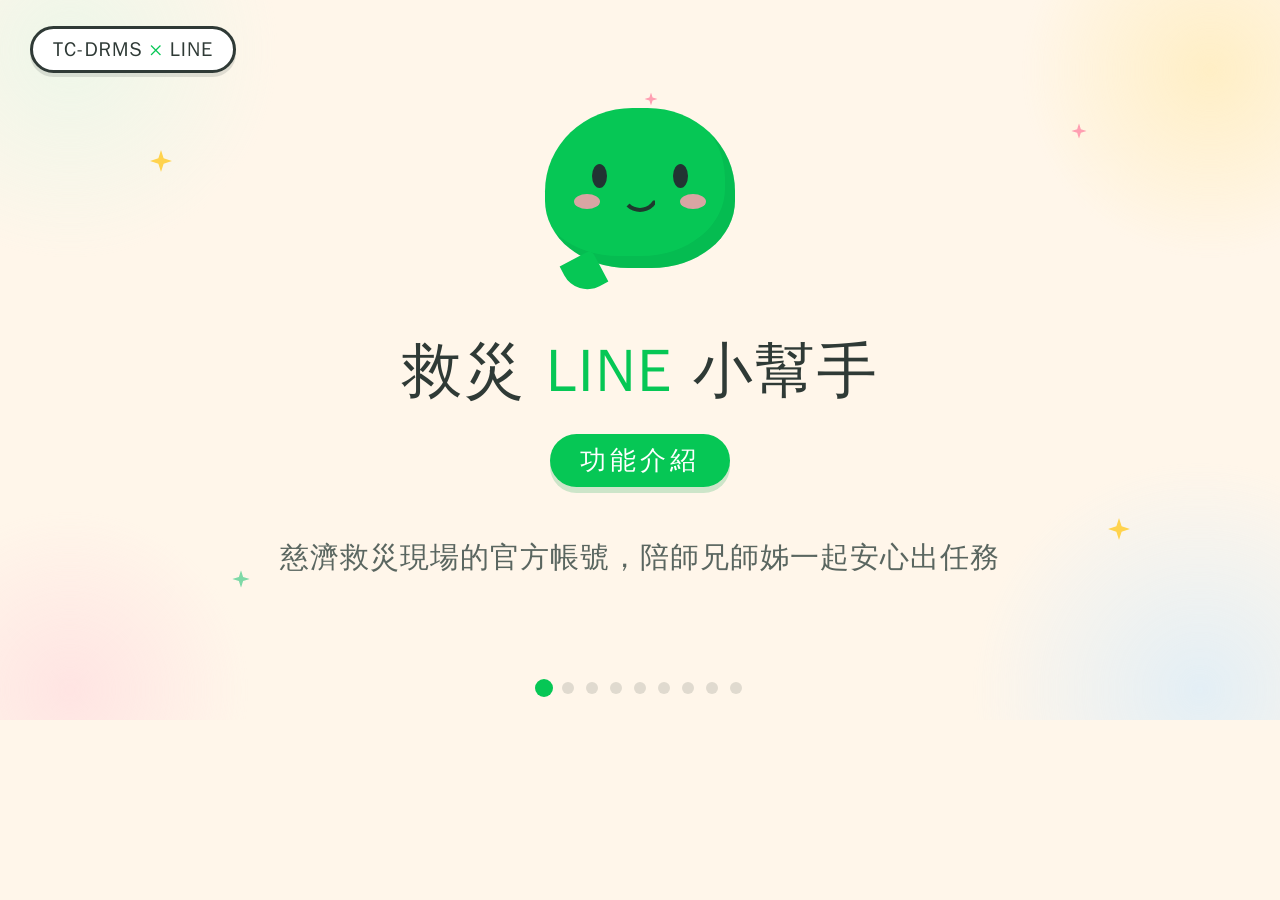
<file: media/loa-intro/index.html>
<!DOCTYPE html>
<html lang="zh-Hant">
<head>
<meta charset="UTF-8">
<title>救災 LINE 小幫手・功能介紹</title>
<style>
  * { margin:0; padding:0; box-sizing:border-box; }
  html,body { width:1280px; height:720px; overflow:hidden; }
  body {
    font-family:'WenQuanYi Zen Hei','Noto Sans TC',sans-serif;
    background:#FFF6EA; color:#2F3A36;
  }
  #stage { position:relative; width:1280px; height:720px; overflow:hidden; }

  /* ---------- 背景裝飾 ---------- */
  .blob { position:absolute; border-radius:50%; filter:blur(2px); opacity:.55; animation:drift 12s ease-in-out infinite alternate; }
  .blob.b1 { width:420px; height:420px; left:-140px; top:-160px; background:radial-gradient(circle,#DFF7E8,#DFF7E800 70%); }
  .blob.b2 { width:380px; height:380px; right:-120px; top:-120px; background:radial-gradient(circle,#FFE9A8,#FFE9A800 70%); animation-delay:-4s; }
  .blob.b3 { width:460px; height:460px; right:-150px; bottom:-200px; background:radial-gradient(circle,#CDE9FF,#CDE9FF00 70%); animation-delay:-8s; }
  .blob.b4 { width:360px; height:360px; left:-110px; bottom:-150px; background:radial-gradient(circle,#FFD6DD,#FFD6DD00 70%); animation-delay:-2s; }
  @keyframes drift { from{transform:translate(0,0) scale(1)} to{transform:translate(26px,18px) scale(1.06)} }

  .spark { position:absolute; width:22px; height:22px; background:#FFD34D;
    clip-path:polygon(50% 0,62% 38%,100% 50%,62% 62%,50% 100%,38% 62%,0 50%,38% 38%);
    animation:twinkle 2.6s ease-in-out infinite; }
  .spark.p { background:#FF9FB2; } .spark.g { background:#7ED9A7; }
  .sp1{left:150px;top:150px} .sp2{right:190px;top:120px;animation-delay:-.9s;transform:scale(.7)}
  .sp3{left:230px;bottom:130px;animation-delay:-1.7s;transform:scale(.8)} .sp4{right:150px;bottom:180px;animation-delay:-.4s}
  .sp5{left:640px;top:88px;animation-delay:-2s;transform:scale(.6)}
  @keyframes twinkle { 0%,100%{opacity:.15;transform:scale(.6) rotate(0)} 50%{opacity:.95;transform:scale(1) rotate(18deg)} }

  .brand-pill { position:absolute; top:26px; left:30px; z-index:50;
    background:#fff; border:3px solid #2F3A36; border-radius:999px;
    padding:7px 20px; font-size:20px; font-weight:bold; letter-spacing:1px;
    box-shadow:0 4px 0 #2F3A3622; }
  .brand-pill b { color:#06C755; }

  /* ---------- 進度點 ---------- */
  .progress { position:absolute; bottom:26px; left:50%; transform:translateX(-50%); display:flex; gap:12px; z-index:50; }
  .progress i { width:12px; height:12px; border-radius:50%; background:#2F3A3626; transition:all .4s; }
  .progress i.on { background:#06C755; transform:scale(1.5); }

  /* ---------- 場景 ---------- */
  .scene { position:absolute; inset:0; display:flex; flex-direction:column; align-items:center; justify-content:center;
    opacity:0; visibility:hidden; padding:40px 90px 70px; text-align:center; }
  .scene.active { opacity:1; visibility:visible; animation:sceneIn .5s ease both; }
  @keyframes sceneIn { from{opacity:0} to{opacity:1} }

  .scene.active .pop  { animation:pop .75s cubic-bezier(.34,1.56,.64,1) both; }
  .scene.active .rise { animation:rise .7s cubic-bezier(.25,1,.4,1) both; }
  .d1{animation-delay:.12s!important} .d2{animation-delay:.32s!important} .d3{animation-delay:.55s!important}
  .d4{animation-delay:.8s!important}  .d5{animation-delay:1.05s!important} .d6{animation-delay:1.3s!important}
  .d7{animation-delay:1.55s!important}
  @keyframes pop  { 0%{opacity:0;transform:scale(.25)} 70%{transform:scale(1.09)} 100%{opacity:1;transform:scale(1)} }
  @keyframes rise { 0%{opacity:0;transform:translateY(46px)} 100%{opacity:1;transform:translateY(0)} }

  h1 { font-size:60px; line-height:1.3; letter-spacing:2px; }
  h2 { font-size:52px; line-height:1.35; letter-spacing:2px; }
  .sub { font-size:29px; color:#5A6660; margin-top:22px; line-height:1.6; letter-spacing:1px; }
  .accent { color:#06C755; }

  .badge { display:inline-block; background:#06C755; color:#fff; font-size:26px; font-weight:bold;
    border-radius:999px; padding:9px 30px; letter-spacing:4px; margin-bottom:26px;
    box-shadow:0 6px 0 #05a64833; }

  /* ---------- 吉祥物 ---------- */
  .mascot { position:relative; width:200px; height:190px; animation:bob 3.2s ease-in-out infinite; }
  .m-body { position:absolute; width:190px; height:160px; left:5px; top:0; background:#06C755;
    border-radius:46% 46% 44% 44% / 52% 52% 42% 42%; box-shadow:inset -10px -12px 0 #05a64855; }
  .m-tail { position:absolute; left:26px; bottom:6px; width:36px; height:36px; background:#06C755;
    border-radius:6px 0 26px 0; transform:rotate(62deg); }
  .eye { position:absolute; top:56px; width:15px; height:24px; background:#233; border-radius:50%;
    animation:blink 4.5s infinite; }
  .eye.l{left:52px} .eye.r{right:52px}
  .cheek { position:absolute; top:86px; width:26px; height:15px; background:#FF9FB2; border-radius:50%; opacity:.85; }
  .cheek.l{left:34px} .cheek.r{right:34px}
  .mouth { position:absolute; top:84px; left:50%; transform:translateX(-50%); width:38px; height:20px;
    border:4px solid transparent; border-bottom:4px solid #1E3A2E; border-radius:0 0 26px 26px; }
  @keyframes bob   { 0%,100%{transform:translateY(0) rotate(-1.5deg)} 50%{transform:translateY(-13px) rotate(1.5deg)} }
  @keyframes blink { 0%,90%,100%{transform:scaleY(1)} 93%,96%{transform:scaleY(.08)} }
  .mascot.small { transform:scale(.62); }

  /* ---------- S1 手機 ---------- */
  .s1-wrap { display:flex; align-items:center; gap:90px; text-align:left; }
  .phone { width:270px; height:480px; background:#fff; border-radius:44px; border:9px solid #2F3A36;
    box-shadow:0 18px 0 #2F3A3618; position:relative; padding:52px 16px 20px; overflow:hidden; }
  .phone::before { content:''; position:absolute; top:18px; left:50%; transform:translateX(-50%);
    width:74px; height:14px; background:#2F3A36; border-radius:999px; }
  .chat { display:flex; flex-direction:column; gap:13px; }
  .bub { max-width:200px; padding:12px 15px; font-size:18.5px; line-height:1.45; border-radius:20px; text-align:left; }
  .bub.in  { background:#F1F3F0; border-radius:4px 20px 20px 20px; align-self:flex-start; }
  .bub.out { background:#B8F0CC; border-radius:20px 4px 20px 20px; align-self:flex-end; }
  .bub .mini-pills { display:flex; gap:8px; margin-top:10px; }
  .bub .mini-pills span { font-size:16px; padding:5px 13px; border-radius:999px; background:#06C755; color:#fff; font-weight:bold; }
  .bub .mini-pills span.gray { background:#D7DDD9; color:#5A6660; }
  .heart { display:inline-block; vertical-align:-3px; }

  /* ---------- 功能場景 ---------- */
  .icon-circle { width:185px; height:185px; border-radius:50%; display:flex; align-items:center; justify-content:center;
    margin-bottom:30px; position:relative; box-shadow:0 10px 0 #2F3A3612; }
  .ic-green{background:#DFF7E8} .ic-yellow{background:#FFEFC2} .ic-pink{background:#FFDEE4}
  .ic-blue{background:#D8ECFF} .ic-mint{background:#D2F3E0}
  .icon-circle svg { animation:wiggle 3.4s ease-in-out infinite; }
  @keyframes wiggle { 0%,100%{transform:rotate(-4deg)} 50%{transform:rotate(4deg)} }
  .icon-circle .ring { position:absolute; inset:-13px; border:4px dashed #06C75555; border-radius:50%;
    animation:spin 14s linear infinite; }
  @keyframes spin { to{transform:rotate(360deg)} }

  .steps { display:flex; gap:16px; margin-top:26px; align-items:center; }
  .steps .st { background:#fff; border:3px solid #2F3A36; border-radius:18px; padding:12px 24px;
    font-size:26px; font-weight:bold; box-shadow:0 5px 0 #2F3A3622; }
  .steps .arrow { font-size:30px; color:#06C755; font-weight:bold; }

  /* ---------- S7 角色 ---------- */
  .chips { display:flex; flex-wrap:wrap; gap:22px; justify-content:center; max-width:820px; margin-top:34px; }
  .chip { display:flex; align-items:center; gap:12px; background:#fff; border:3.5px solid #2F3A36;
    border-radius:999px; padding:15px 34px; font-size:31px; font-weight:bold; box-shadow:0 7px 0 #2F3A3620; }
  .chip .dot { width:20px; height:20px; border-radius:50%; }

  /* ---------- S8 結尾 ---------- */
  .stamp { position:absolute; right:200px; bottom:150px; width:130px; height:130px; border:5px solid #E4574C;
    border-radius:50%; color:#E4574C; font-size:42px; font-weight:bold; letter-spacing:3px;
    display:flex; align-items:center; justify-content:center; transform:rotate(-10deg); opacity:.92; }
  .hearts-row { display:flex; gap:20px; margin-top:30px; }
  .hearts-row svg { animation:heartbeat 1.6s ease-in-out infinite; }
  .hearts-row svg:nth-child(2){animation-delay:.2s} .hearts-row svg:nth-child(3){animation-delay:.4s}
  @keyframes heartbeat { 0%,100%{transform:scale(1)} 30%{transform:scale(1.22)} }

  #stage.fade-out::after { content:''; position:absolute; inset:0; background:#FFF6EA;
    animation:fadeIn .8s ease forwards; z-index:99; }
  @keyframes fadeIn { from{opacity:0} to{opacity:1} }
</style>
</head>
<body>
<div id="stage">
  <div class="blob b1"></div><div class="blob b2"></div><div class="blob b3"></div><div class="blob b4"></div>
  <i class="spark sp1"></i><i class="spark p sp2"></i><i class="spark g sp3"></i><i class="spark sp4"></i><i class="spark p sp5"></i>
  <div class="brand-pill">TC-DRMS <b>×</b> LINE</div>

  <!-- S0 開場 -->
  <section class="scene">
    <div class="mascot pop"><div class="m-body"></div><div class="m-tail"></div>
      <i class="eye l"></i><i class="eye r"></i><i class="cheek l"></i><i class="cheek r"></i><i class="mouth"></i></div>
    <h1 class="pop d2" style="margin-top:34px">救災 <span class="accent">LINE</span> 小幫手</h1>
    <div class="rise d3" style="margin-top:24px"><span class="badge">功能介紹</span></div>
    <p class="sub rise d4">慈濟救災現場的官方帳號，陪師兄師姊一起安心出任務</p>
  </section>

  <!-- S1 情境 -->
  <section class="scene">
    <div class="s1-wrap">
      <div>
        <h2 class="rise">災區訊息<br>又多又急？</h2>
        <h2 class="pop d3 accent" style="margin-top:20px">一支手機就搞定！</h2>
        <p class="sub rise d4">任務、回報、物資、平安<br>通通都在 LINE 裡</p>
      </div>
      <div class="phone pop d1">
        <div class="chat">
          <div class="bub in pop d2">今日任務：安心家訪
            <div class="mini-pills"><span>接單</span><span class="gray">婉拒</span></div></div>
          <div class="bub out pop d4">收到！馬上出發</div>
          <div class="bub in pop d6">感恩～辛苦了
            <svg class="heart" width="20" height="18" viewBox="0 0 24 22"><path d="M12 21C5 15 1 11 1 6.5 1 3.4 3.4 1 6.5 1 8.7 1 10.9 2.3 12 4.2 13.1 2.3 15.3 1 17.5 1 20.6 1 23 3.4 23 6.5 23 11 19 15 12 21Z" fill="#FF6B81"/></svg></div>
        </div>
      </div>
    </div>
  </section>

  <!-- S2 功能1 報到 -->
  <section class="scene">
    <div class="rise"><span class="badge">功能 1</span></div>
    <div class="icon-circle ic-green pop d1"><i class="ring"></i>
      <svg width="92" height="92" viewBox="0 0 92 92" fill="none" stroke="#2F3A36" stroke-width="6" stroke-linecap="round" stroke-linejoin="round">
        <circle cx="46" cy="46" r="36" fill="#fff"/><path d="M30 47 41 58 63 35" stroke="#06C755"/></svg></div>
    <h2 class="pop d2">一鍵<span class="accent">報到</span></h2>
    <p class="sub rise d3">到現場、點一下，馬上完成報到<br>人數即時統計，指揮中心立刻看見</p>
  </section>

  <!-- S3 功能2 任務 -->
  <section class="scene">
    <div class="rise"><span class="badge">功能 2</span></div>
    <div class="icon-circle ic-yellow pop d1"><i class="ring"></i>
      <svg width="92" height="92" viewBox="0 0 92 92" fill="none" stroke="#2F3A36" stroke-width="6" stroke-linecap="round">
        <circle cx="46" cy="46" r="34" fill="#fff"/><circle cx="46" cy="46" r="19"/><circle cx="46" cy="46" r="6" fill="#E4574C" stroke="none"/></svg></div>
    <h2 class="pop d2">任務卡<span class="accent">直接送到手上</span></h2>
    <p class="sub rise d3">接單、婉拒，一顆按鈕搞定<br>班長帶隊，誰做什麼一目瞭然</p>
  </section>

  <!-- S4 功能3 回報 -->
  <section class="scene">
    <div class="rise"><span class="badge">功能 3</span></div>
    <div class="icon-circle ic-pink pop d1"><i class="ring"></i>
      <svg width="92" height="92" viewBox="0 0 92 92" fill="none" stroke="#2F3A36" stroke-width="6" stroke-linecap="round" stroke-linejoin="round">
        <rect x="14" y="28" width="64" height="44" rx="10" fill="#fff"/><path d="M34 28 40 18 52 18 58 28"/><circle cx="46" cy="50" r="13"/><circle cx="66" cy="38" r="3" fill="#E4574C" stroke="none"/></svg></div>
    <h2 class="pop d2">進度<span class="accent">隨手報</span></h2>
    <p class="sub rise d3">完成、受阻、拍照回傳都是一鍵<br>讓每一分用心，都被看見</p>
  </section>

  <!-- S5 功能4 叫料 -->
  <section class="scene">
    <div class="rise"><span class="badge">功能 4</span></div>
    <div class="icon-circle ic-blue pop d1"><i class="ring"></i>
      <svg width="92" height="92" viewBox="0 0 92 92" fill="none" stroke="#2F3A36" stroke-width="6" stroke-linecap="round" stroke-linejoin="round">
        <path d="M16 34 46 20 76 34 76 62 46 76 16 62Z" fill="#fff"/><path d="M16 34 46 48 76 34M46 48V76"/></svg></div>
    <h2 class="pop d2">物資<span class="accent">三步叫料</span></h2>
    <div class="steps">
      <span class="st pop d3">選品項</span><span class="arrow pop d3">→</span>
      <span class="st pop d4">填數量</span><span class="arrow pop d4">→</span>
      <span class="st pop d5">送出</span>
    </div>
    <p class="sub rise d6">到貨簽收也是一鍵完成，物流不斷線</p>
  </section>

  <!-- S6 功能5 平安 -->
  <section class="scene">
    <div class="rise"><span class="badge">功能 5</span></div>
    <div class="icon-circle ic-mint pop d1"><i class="ring"></i>
      <svg width="92" height="92" viewBox="0 0 92 92" fill="none" stroke="#2F3A36" stroke-width="6" stroke-linecap="round" stroke-linejoin="round">
        <path d="M46 12 74 22V46C74 62 62 74 46 80 30 74 18 62 18 46V22Z" fill="#fff"/>
        <path d="M46 58C38 52 33 48 33 42.5 33 39 35.8 36 39.5 36 42 36 44.7 37.5 46 39.7 47.3 37.5 50 36 52.5 36 56.2 36 59 39 59 42.5 59 48 54 52 46 58Z" fill="#FF6B81" stroke="none"/></svg></div>
    <h2 class="pop d2">一鍵<span class="accent">報平安</span>＋SOS</h2>
    <p class="sub rise d3">安全點名一鍵回覆，大家都放心<br>緊急求救直達幹部，救援不漏接</p>
  </section>

  <!-- S7 角色 -->
  <section class="scene">
    <h2 class="pop">六種角色，<span class="accent">六套專屬選單</span></h2>
    <div class="chips">
      <span class="chip pop d1"><i class="dot" style="background:#06C755"></i>志工</span>
      <span class="chip pop d2"><i class="dot" style="background:#FFB03A"></i>班長</span>
      <span class="chip pop d3"><i class="dot" style="background:#57A9E8"></i>司機</span>
      <span class="chip pop d4"><i class="dot" style="background:#FF8FA3"></i>香積</span>
      <span class="chip pop d5"><i class="dot" style="background:#9C7BE8"></i>訪視</span>
      <span class="chip pop d6"><i class="dot" style="background:#E4574C"></i>幹部</span>
    </div>
    <p class="sub rise d7">按鈕大大、字大大，長輩也好上手</p>
  </section>

  <!-- S8 結尾 -->
  <section class="scene">
    <div class="mascot small pop"><div class="m-body"></div><div class="m-tail"></div>
      <i class="eye l"></i><i class="eye r"></i><i class="cheek l"></i><i class="cheek r"></i><i class="mouth"></i></div>
    <h1 class="pop d2" style="margin-top:16px">快加入好友，<span class="accent">一起守護家園</span></h1>
    <p class="sub rise d3">科技幫忙，溫暖不減</p>
    <div class="hearts-row rise d4">
      <svg width="34" height="31" viewBox="0 0 24 22"><path d="M12 21C5 15 1 11 1 6.5 1 3.4 3.4 1 6.5 1 8.7 1 10.9 2.3 12 4.2 13.1 2.3 15.3 1 17.5 1 20.6 1 23 3.4 23 6.5 23 11 19 15 12 21Z" fill="#06C755"/></svg>
      <svg width="34" height="31" viewBox="0 0 24 22"><path d="M12 21C5 15 1 11 1 6.5 1 3.4 3.4 1 6.5 1 8.7 1 10.9 2.3 12 4.2 13.1 2.3 15.3 1 17.5 1 20.6 1 23 3.4 23 6.5 23 11 19 15 12 21Z" fill="#FF6B81"/></svg>
      <svg width="34" height="31" viewBox="0 0 24 22"><path d="M12 21C5 15 1 11 1 6.5 1 3.4 3.4 1 6.5 1 8.7 1 10.9 2.3 12 4.2 13.1 2.3 15.3 1 17.5 1 20.6 1 23 3.4 23 6.5 23 11 19 15 12 21Z" fill="#FFB03A"/></svg>
    </div>
    <div class="stamp pop d5">感恩</div>
  </section>

  <div class="progress"><i></i><i></i><i></i><i></i><i></i><i></i><i></i><i></i><i></i></div>
</div>

<script>
  const DUR = [6000, 8000, 8000, 8000, 8000, 8000, 8000, 8000, 8000]; // 共 70s（120BPM 整小節：3+4×8 bars）
  const scenes = [...document.querySelectorAll('.scene')];
  const dots = [...document.querySelectorAll('.progress i')];
  let i = 0;
  function show(n) {
    scenes.forEach((s, k) => s.classList.toggle('active', k === n));
    dots.forEach((d, k) => d.classList.toggle('on', k === n));
  }
  function step() {
    show(i);
    const d = DUR[i];
    i++;
    if (i < scenes.length) { setTimeout(step, d); }
    else {
      setTimeout(() => {
        document.getElementById('stage').classList.add('fade-out');
        setTimeout(() => { window.__VIDEO_DONE__ = true; }, 900);
      }, d);
    }
  }
  // render=1：由 render.js 逐格驅動（Web Animations API 定格），不跑自動時間軸
  if (!new URLSearchParams(location.search).has('render')) {
    window.addEventListener('load', () => setTimeout(step, 300));
  }
</script>
</body>
</html>
</file>
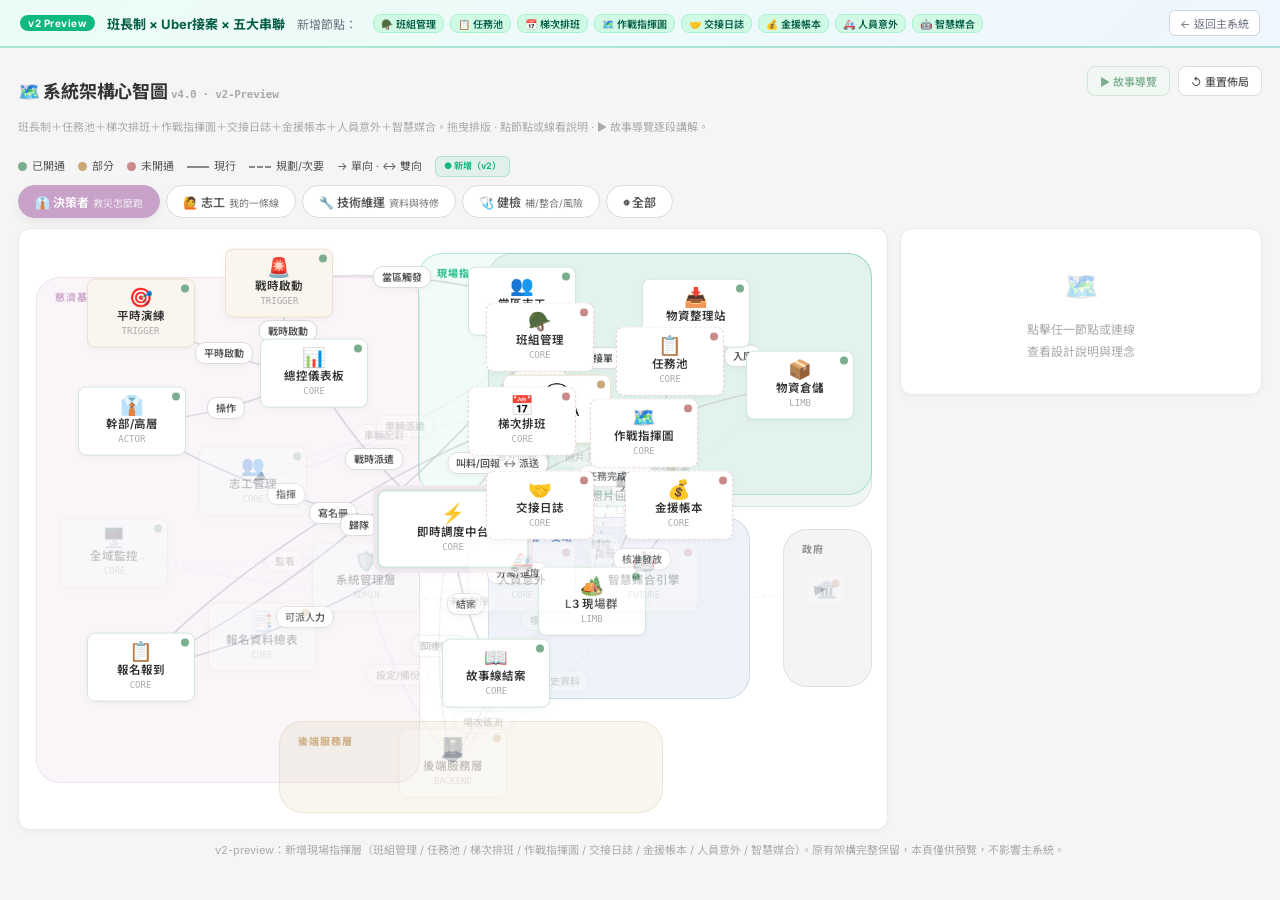
<file: arch-v2-preview.html>
<!DOCTYPE html>
<html lang="zh-TW">
<head>
<meta charset="UTF-8">
<meta name="viewport" content="width=device-width, initial-scale=1.0, maximum-scale=5.0, user-scalable=yes">
<title>系統架構心智圖 v2-preview（班長制 × Uber接案 × 五大串聯）</title>
<link href="https://fonts.googleapis.com/css2?family=Noto+Sans+TC:wght@300;400;500;600;700&family=Inter:wght@300;400;500;600;700&family=JetBrains+Mono:wght@400;500&display=swap" rel="stylesheet">
<link rel="stylesheet" href="arch-style.css">
<style>
body{margin:0;padding:0;background:#F5F5F5;font-family:'Inter','Noto Sans TC',sans-serif}
.preview-banner{background:linear-gradient(135deg,#ecfdf5,#eff6ff);border-bottom:2px solid rgba(16,185,129,.3);padding:10px 20px;display:flex;align-items:center;gap:12px;font-size:12px}
.preview-banner strong{font-size:13px;color:#065f46}
.preview-banner .badge{background:#10b981;color:#fff;font-size:10px;font-weight:700;padding:2px 8px;border-radius:10px;letter-spacing:.05em}
.preview-banner .new-list{display:flex;flex-wrap:wrap;gap:6px;margin-left:4px}
.preview-banner .new-node{background:#d1fae5;color:#065f46;border:1px solid #a7f3d0;font-size:10px;font-weight:600;padding:1px 7px;border-radius:8px}
.preview-banner .back-link{margin-left:auto;color:#6b7280;font-size:11px;text-decoration:none;border:1px solid #d1d5db;border-radius:6px;padding:4px 10px;background:#fff}
.preview-banner .back-link:hover{border-color:#10b981;color:#065f46}
#arch-root{padding:18px}
/* 現場指揮層場域 */
#arch-root .zone.field{background:rgba(16,185,129,.06);border:1.5px solid rgba(16,185,129,.25)}
#arch-root .zone.field .zone-lbl{color:#10b981}
</style>
</head>
<body>

<div class="preview-banner">
  <span class="badge">v2 Preview</span>
  <strong>班長制 × Uber接案 × 五大串聯</strong>
  <span style="color:#6b7280">新增節點：</span>
  <div class="new-list">
    <span class="new-node">🪖 班組管理</span>
    <span class="new-node">📋 任務池</span>
    <span class="new-node">📅 梯次排班</span>
    <span class="new-node">🗺️ 作戰指揮圖</span>
    <span class="new-node">🤝 交接日誌</span>
    <span class="new-node">💰 金援帳本</span>
    <span class="new-node">🚑 人員意外</span>
    <span class="new-node">🤖 智慧媒合</span>
  </div>
  <a class="back-link" href="index.html">← 返回主系統</a>
</div>

<div id="arch-root">
<div class="wrap">
  <div class="head">
    <div>
      <h1>🗺️ 系統架構心智圖 <span class="ver" id="arch-ver">v4.0 · v2-Preview</span></h1>
      <div class="hint">班長制＋任務池＋梯次排班＋作戰指揮圖＋交接日誌＋金援帳本＋人員意外＋智慧媒合。拖曳排版 · 點節點或線看說明 · ▶ 故事導覽逐段講解。</div>
    </div>
    <div class="toolbar">
      <button class="tbtn play" onclick="arch_storyStart()">▶ 故事導覽</button>
      <button class="tbtn" onclick="arch_resetLayout()">↺ 重置佈局</button>
    </div>
  </div>
  <div class="legend">
    <div class="lg"><span class="d" style="background:var(--green)"></span>已開通</div>
    <div class="lg"><span class="d" style="background:var(--amber)"></span>部分</div>
    <div class="lg"><span class="d" style="background:var(--red)"></span>未開通</div>
    <div class="lg"><span class="ln"></span>現行</div>
    <div class="lg"><span class="ln dash"></span>規劃/次要</div>
    <div class="lg">→ 單向 · ↔ 雙向</div>
    <div class="lg" style="background:rgba(16,185,129,.08);padding:2px 8px;border-radius:6px;border:1px solid rgba(16,185,129,.25)"><span style="font-size:9px;font-weight:700;color:#10b981">● 新增（v2）</span></div>
  </div>

  <div class="views" id="arch-views">
    <button class="vpill act" data-view="decider" onclick="arch_setView('decider')">👔 決策者<span class="vsub">救災怎麼跑</span></button>
    <button class="vpill" data-view="volunteer" onclick="arch_setView('volunteer')">🙋 志工<span class="vsub">我的一條線</span></button>
    <button class="vpill" data-view="tech" onclick="arch_setView('tech')">🔧 技術維運<span class="vsub">資料與待修</span></button>
    <button class="vpill" data-view="health" onclick="arch_setView('health')">🩺 健檢<span class="vsub">補/整合/風險</span></button>
    <button class="vpill" data-view="all" onclick="arch_setView('all')">◍ 全部</button>
  </div>

  <div class="main-layout">
    <div class="stage-col">
      <div class="stage" id="arch-stage">
        <svg class="edges" id="arch-edges" preserveAspectRatio="none"></svg>
      </div>
      <div class="story-bar" id="arch-storyBar">
        <div class="story-step" id="arch-storyStep">1 / N</div>
        <div class="story-text" id="arch-storyText"></div>
        <div class="story-nav">
          <button class="snav" id="arch-sPrev" onclick="arch_storyPrev()">‹</button>
          <button class="snav" id="arch-sNext" onclick="arch_storyNext()">›</button>
          <button class="snav" onclick="arch_storyEnd()">✕</button>
        </div>
      </div>
    </div>

    <div class="detail" id="arch-detail">
      <div class="detail-empty"><div class="detail-placeholder-icon">🗺️</div>點擊任一節點或連線<br>查看設計說明與理念</div>
    </div>
  </div>
  <div class="note">v2-preview：新增現場指揮層（班組管理 / 任務池 / 梯次排班 / 作戰指揮圖 / 交接日誌 / 金援帳本 / 人員意外 / 智慧媒合）。原有架構完整保留，本頁僅供預覽，不影響主系統。</div>
</div>
</div>

<div id="arch-pvMask" onclick="if(event.target===this)arch_pvHide()">
  <div id="arch-pvBox">
    <div id="arch-pvHead"><h3 id="arch-pvTitle">現況示意</h3><span class="pvtag">示意圖 · 非實際資料</span><button id="arch-pvClose" onclick="arch_pvHide()">✕</button></div>
    <div id="arch-pvBody"></div>
  </div>
</div>

<script>
(function(){
var root=document.getElementById('arch-root');

var ZONES=[
  {cls:'tzu', lbl:'慈濟基金會 · 指揮', x:2,  y:8,  w:44, h:84},
  {cls:'vol', lbl:'志工端 · 前線',     x:54, y:4,  w:44, h:42},
  {cls:'ppl', lbl:'鄉親端 · 受助',     x:54, y:48, w:30, h:30},
  {cls:'gov', lbl:'政府',             x:88, y:50, w:10, h:26},
  {cls:'back',lbl:'後端服務層',         x:30, y:82, w:44, h:15},
  // ── v2 新增 ──
  {cls:'field',lbl:'現場指揮層 · 班組/梯次', x:46, y:4, w:52, h:40}
];

var NODES=[
  {id:'drill',    nm:'平時演練', ico:'🎯', x:14, y:14, status:'live', kind:'trigger', trigger:true,
    script:'救災能力不是天生的，是練出來的。我設計這個模組的出發點很簡單：如果只有真實災害才能操作系統，那志工第一次用就是最緊張的時候，這不合理。平時演練讓整個系統在沒有壓力的情境下被完整走過一遍，幹部熟悉派工流程、志工熟悉報到步驟、後勤熟悉物資調度。',
    desc:'平時模式啟動源。排程或手動發起演練，載入情境劇本，進入儀表板平時模式。'},
  {id:'activate', nm:'戰時啟動', ico:'🚨', x:30, y:9,  status:'live', kind:'trigger', trigger:true,
    script:'我把戰時啟動設計為「現場發動，不等上面」。傳統模式是等待指揮部下令，但災害現場的狀況往往是第一線志工先知道。讓當區志工能在手機上觸發啟動，系統就立刻切換到戰時模式。',
    desc:'戰時模式啟動源。當區志工觸發，系統切戰時，依災型/受災等級動態開關模組，進入儀表板。'},
  {id:'dashboard',nm:'總控儀表板', ico:'📊', x:34, y:24, status:'live', kind:'core',
    script:'設計這個儀表板的核心想法是：高層不應該靠人回報才知道現場狀況。總控儀表板讓受災戶數、撤離人數、志工到位率、物資完成率在同一個畫面即時呈現。',
    desc:'高層/總控專用。KPI、情境模擬(10災型)、戰時派遣、可編輯版面、AI 戰術分析。'},
  {id:'staff',    nm:'幹部/高層', ico:'👔', x:13, y:32, status:'live', kind:'actor',
    script:'指揮端設計的基本原則是「角色決定視野」。同樣的系統，幹部看到的模組、能執行的操作，和高層、總控不同。',
    desc:'慈濟指揮端(Web 後台)。幹部、總控、高層，依角色不同權限與可見模組。'},
  {id:'monitor',  nm:'全域監控', ico:'🖥️', x:11, y:54, status:'live', kind:'core',
    script:'全域監控是「只看不碰」的設計。我把它獨立出來，是因為在指揮中心裡，投影在大屏上的畫面不能是會被人亂按的操作介面。',
    desc:'高層唯讀決策視圖：情資彙整、前線需求、即時影像、外部連線狀態。不涉操作。'},
  {id:'reg',      nm:'報名報到', ico:'📋', x:14, y:73, status:'live', kind:'core',
    script:'報名報到解決的是一個很現實的問題：志工到場了，但幹部不知道誰來了、能派誰。這個模組讓志工在 Line OA 自助完成報到，資料自動進入幹部端名冊，再進入調度中台成為可派人力。',
    desc:'幹部端報到管理視圖。Line OA 報到資料寫入名冊，供調度派工。今日報到+明日報名雙軌。'},
  {id:'sheet_reg',nm:'報名資料總表', ico:'📑', x:28, y:68, status:'partial', kind:'core',
    script:'這個模組的設計初衷是讓報名資料有一個「主表」。後端程式（GAS）已建好，目前只差設定 /exec 網址就能上線。',
    desc:'幹部端 Sheets 報名管理(慈誠委員+社區志工)。GAS 後端已建，需設定 /exec 網址。'},
  {id:'vms',      nm:'志工管理', ico:'👥', x:27, y:42, status:'live', kind:'core',
    script:'志工管理解決的是調度的基礎問題：你必須先知道有誰、他們能做什麼，才能做出有意義的派工決定。',
    desc:'人員資料、任務指派、報告。指派結果進調度中台。'},
  {id:'sysadmin', nm:'系統管理層', ico:'🛡️', x:40, y:58, status:'live', kind:'admin',
    script:'系統管理層是整個平台的「設定中樞」，讓系統本身可以被配置，而不是寫死在程式裡。',
    desc:'功能後台(權限矩陣、模組管理)+後台維運(系統設定、Gmail/Line 串接、版本備份還原)。'},
  {id:'rtsync',   nm:'即時調度中台', ico:'⚡', x:50, y:50, status:'live', kind:'core', center:true, locked:true,
    script:'我把即時調度中台放在心智圖正中央，不是視覺設計的習慣，而是它真的就是整個系統的核心。調度中台的設計理念是把所有第一線的動作收攏到一個地方——任務建立、派工、物資調度、緊急警報、SOS、點名，全部在同一個介面完成。',
    desc:'現場唯一指揮橋樑。4 tab：派任務/看進度(含出貨)/結案/緊急(警報+SOS+點名)。所有派工、調度、叫料媒合在此。'},
  {id:'volunteer',nm:'當區志工', ico:'👥', x:58, y:12, status:'live', kind:'actor',
    script:'整個系統設計的最終使用者，其實是這群拿著手機在現場服務的志工。所以我的設計原則是：志工在 Line OA 完成所有操作，不需要下載 App，不需要登入帳號，手機開 LINE 就能用。',
    desc:'前線志工(手機/Line OA)。戰時觸發啟動、報到入列、現場執行與回報。'},
  {id:'lineoa',   nm:'Line OA', ico:'💬', x:62, y:30, status:'partial', kind:'channel',
    script:'選擇 LINE OA 作為志工介面，是因為它已經是志工日常生活的一部分。要求志工下載 App、記帳號密碼，這個門檻在緊急狀況下會直接讓人放棄。',
    desc:'志工自助報到入口 + 收任務 + 勘災回報 + 叫料輸入/派送通知。模擬器已內嵌，真實 Webhook 待接。'},
  {id:'sorting',  nm:'物資整理站', ico:'📥', x:78, y:14, status:'live', kind:'limb',
    script:'捐贈物資到達現場的時候，往往是混亂的——不同種類、不同狀況、不同包裝全部混在一起。物資整理站是「讓混亂變成庫存」的第一關。',
    desc:'志工線。收件→拆箱分類→報廢/覆核→重包裝→入庫。一般物資處理起點。'},
  {id:'warehouse',nm:'物資倉儲', ico:'📦', x:90, y:26, status:'live', kind:'limb',
    script:'物資倉儲讓「我們有什麼」這件事變得透明。三級分類造冊讓任何一個幹部打開系統都能立刻知道庫存狀態，不需要問人、不需要靠記憶。',
    desc:'志工線。三級分類造冊、入庫、發送。一般物資。對外出貨經調度媒合。'},
  {id:'drive',    nm:'照片回報分類', ico:'📷', x:70, y:44, status:'partial', kind:'limb',
    script:'現場照片是救災紀錄最重要的一部分，照片回報分類讓志工直接在 LINE 上傳照片，系統自動對應個案和任務、歸類到 Google Drive 正確的資料夾。',
    desc:'Line OA 回傳照片→Drive→自動分類。前端流程完成，Drive API 待設定。'},
  {id:'fieldgroup',nm:'L3 現場群', ico:'🏕️', x:66, y:62, status:'live', kind:'limb', center:false,
    script:'L3 現場群是整個系統最靠近鄉親的地方，也是我設計這套系統最核心的初衷。前面所有的調度、派工、物資管理，最終目的都是讓這一段順暢進行。',
    desc:'服務鄉親的現場執行群(志工操作、鄉親受助)。安心祝福金併於關懷紀錄發放。',
    subs:['安置收容管理','個案管理系統','關懷行動紀錄(含安心祝福金)','慈濟資產調度']},
  {id:'emic',     nm:'政府 EMIC', ico:'🏛️', x:93, y:60, status:'planned', kind:'future', mini:true,
    script:'政府 EMIC（消防署災害應變系統）的節點先放在這裡，是一個方向性的預留，不是近期實作目標。',
    desc:'消防署災害應變系統。未來與全域監控雙向交換災情/資源，尚未規劃實作。'},
  {id:'story',    nm:'故事線結案', ico:'📖', x:55, y:74, status:'live', kind:'core',
    script:'故事線結案解決的是一個長期被忽視的問題：每一場救災結束後，我們做了什麼、為什麼這樣做、哪裡出了問題，這些經驗往往散落在個人記憶和零散紀錄裡，下一次很難傳承。',
    desc:'結案讀 audit log 串時間軸敘事，含 session 場次/錯誤聚合/UX 卡頓遙測。匯出 JSON 當演練劇本。'},
  {id:'backend',  nm:'後端服務層', ico:'🗄️', x:50, y:89, status:'partial', kind:'backend',
    script:'後端服務層的設計是分三個階段走：第一階段 localStorage，第二階段 Google Sheets + GAS，第三階段 Firebase RTDB。',
    desc:'資料存放與同步層。本機儲存、雲端後端、即時同步。',
    subs:['localStorage（本機資料/版本備份/場次/遙測，離線可用）','GAS + Sheets（報名/個案後端，待設定 /exec）','Firebase RTDB（多人共編，規劃中）']},

  /* ── v2 新增：現場指揮層 ── */
  {id:'squad', nm:'班組管理', ico:'🪖', x:60, y:18, status:'planned', kind:'core',
    script:'班組是這次架構強化的最核心新增。原有系統的任務分到「人名」，但慈濟真實出班是以「班組」為單位：班長帶 5-10 人，統一接單、統一執行、統一回報。班組管理建立三層指揮鏈（總指揮→區隊長→班長→班員），讓每一筆人力都知道自己屬於哪個班、班屬於哪個梯次、梯次屬於哪個區域。這是所有後續功能（任務池、梯次排班、作戰指揮圖）的資料地基，不建就全卡。',
    desc:'三層指揮鏈。DATA.squads：班長/班員/配屬車輛/責任區/梯次/狀態/技能標籤。志工報到後自動歸隊，班長手機即時看到本班人數。'},
  {id:'taskpool', nm:'任務池', ico:'📋', x:75, y:22, status:'planned', kind:'core',
    script:'任務池是 Uber 接案模式的實體。HQ 建立任務後進入池中，班長手機依「距離/技能/容量」排序看到最適合自己的任務，一鍵接單。三種模式可切換：自由搶單（資源充足時）、HQ 指派（緊急任務）、智慧媒合（系統推薦，班長確認）。關鍵設計：指派優先，15 分鐘無人接才開放搶單；隱藏搶單競爭數字，避免慈濟文化排斥競爭感。',
    desc:'Uber 接案介面。Task 含：類型/地點GPS/所需技能/優先級P0-P3/狀態/接單班組/完成照片。班長一鍵接，班員自動收 LINE 推播。'},
  {id:'tier', nm:'梯次排班', ico:'📅', x:58, y:32, status:'planned', kind:'core',
    script:'梯次是慈濟出班的基本單位，但原有系統沒有這個概念。梯次排班模組讓幹部在出班前排好「誰幾點去哪、開哪台車、集合在哪」。DATA.tiers 綁定班組+車輛+集合點+帶隊幹部，確認後推播給所有班長。類 Google Calendar 時間軸 UI，班組用色塊標示，可拖移調整。',
    desc:'梯次三要素：時間/班組/車輛。確認後推播班長。系統自動檢查車輛缺口並建議配對。'},
  {id:'cmdmap', nm:'作戰指揮圖', ico:'🗺️', x:72, y:34, status:'planned', kind:'core',
    script:'HQ 需要一個畫面同時看到「所有班現在在哪、做什麼、狀態如何」。作戰指揮圖在地圖底圖上疊加班組色塊（待命/執行中/移動中/SOS）、任務熱力圖（紅黃綠點）和人力空白區警示。當某班觸發 SOS，系統自動建議「最近待命班→支援」，HQ 一鍵確認即觸發雙邊通知。',
    desc:'地圖底圖 + 班組即時狀態色塊 + 任務熱力圖。人力空白區自動警示。一鍵增援觸發雙邊 LINE 通知。'},
  {id:'handover', nm:'交接日誌', ico:'🤝', x:60, y:46, status:'planned', kind:'core',
    script:'梯次交接一直靠 LINE 群口頭交接，資訊大量流失。交接日誌在收班時自動從系統抓取快照：未完成任務（附進度和現場備注）、物資差異（借出 vs 歸還 diff）、待追蹤紅標個案、現場安全狀況。班長只需確認並填補空白欄位，不從零開始打字。',
    desc:'收班強制流程。系統自動生成快照：未完任務/物資差異/待追個案/現場安全。班長確認→推播下梯→不可修改存檔。'},
  {id:'relief_ledger', nm:'金援帳本', ico:'💰', x:76, y:46, status:'planned', kind:'core',
    script:'慈濟現金發放缺乏完整簽收鏈，是公信力風險。金援帳本建立嚴格的發放流程：從個案自動帶入受災戶資訊→身份確認→雙人見證→受災戶手機簽名→存證照（含時間戳浮水印）→寫入不可刪除帳本。自動 Gmail 給財務組（附 PDF）。月底自動生成發放總表 CSV 供對帳。',
    desc:'發放五步驟：身份確認→金額→受災戶簽名→雙人見證→存證照。不可刪帳本。Gmail 自動推財務。月報 CSV 匯出。'},
  {id:'incident', nm:'人員意外', ico:'🚑', x:58, y:58, status:'planned', kind:'core',
    script:'志工在現場受傷是慈濟出班一定會遇到的情境，但原有系統完全沒有這個流程。人員意外模組讓班長即時回報：傷者姓名/情況/GPS/任務ID，自動通知總指揮和傷者緊急聯絡人，生成事故記錄（保險理賠用）。報到時間戳+GPS+任務ID構成不可竄改的「出班證明」，確保保險理賠有據可查。',
    desc:'傷亡即時回報→通知總指揮+緊急聯絡人。自動生成事故記錄（含時間戳/GPS/任務ID）。保險理賠不可竄改依據。'},
  {id:'matchengine', nm:'智慧媒合引擎', ico:'🤖', x:72, y:58, status:'planned', kind:'future',
    script:'智慧媒合是 Phase 4 的功能，需要至少 3 次真實出班資料才有意義，做早了是空殼。媒合評分公式：score = (1/距離)×0.4 + 技能匹配×0.3 + 可用容量/需求人數×0.2 + (1/當前負載)×0.1。任務發布時自動計算 Top3 推薦班組並附推薦原因，班長可接受或拒絕。',
    desc:'Phase 4。媒合評分：距離40%+技能30%+容量20%+負載10%。任務發布自動推薦Top3。SOS觸發重新媒合。需3次以上真實出班資料。'}
];

var EDGES=[
  {from:'drill',to:'dashboard',label:'平時啟動',
    talk:'平時演練和儀表板之間的連線，代表系統有兩種運作模式。這條線確保系統在沒有災害的時候不會閒置——幹部可以隨時發起演練場次，讓所有人在低壓環境下熟悉完整流程。',
    flow:'平時模式進入。傳輸：演練劇本載入、情境參數初始化，儀表板進入平時模式。'},
  {from:'volunteer',to:'activate',label:'當區觸發',
    talk:'這條線代表一個重要的設計選擇：啟動權在現場，不在指揮部。讓第一線志工觸發戰時啟動，系統反應速度就等於志工的反應速度。',
    flow:'當區志工於災害發生時觸發戰時啟動。傳輸：災害位置、初判等級。'},
  {from:'activate',to:'dashboard',label:'戰時啟動',
    talk:'戰時啟動到儀表板這條線，讓系統配置自動跟著災害類型走。不同的災型（颱風、地震、水災）需要開不同的模組，這條連線讓這件事自動發生。',
    flow:'戰時模式進入。傳輸：災型/受災等級，動態開關模組並預置任務範本，儀表板進入戰時模式。'},
  {from:'staff',to:'dashboard',label:'操作',
    talk:'指揮端與儀表板的連線是雙向互動：幹部在儀表板上看數據、下達指令、調整情境模擬。儀表板是幹部日常管理系統的主要入口。',
    flow:'幹部/高層操作儀表板。傳輸：UI 互動、模擬參數、版面設定。純前端。'},
  {from:'dashboard',to:'rtsync',label:'戰時派遣',
    talk:'儀表板到調度中台是「決策轉為行動」的關鍵連線。高層在儀表板做的判斷，透過這條線轉成調度中台的任務範本和優先級，讓現場執行有明確依據。',
    flow:'戰時自儀表板觸發派遣。傳輸：災型/等級參數，預置調度中台任務範本與優先級。'},
  {from:'staff',to:'rtsync',label:'指揮',
    talk:'幹部到調度中台的直接連線，讓指揮和調度能同步進行。幹部不需要透過儀表板中轉就能直接建立任務、調整指派。',
    flow:'幹部下達指揮。傳輸：任務建立/指派/狀態變更，寫派工並觸發推播與稽核。'},
  {from:'volunteer',to:'lineoa',label:'報到',
    talk:'志工用 LINE 報到這條線的設計前提是：不能要求志工在緊急狀況下學新工具。LINE 是他們已經熟悉的通訊軟體，報到流程嵌在裡面，進入系統的門檻就接近零。',
    flow:'志工經 Line OA 自助報到。傳輸：身分、報到時間、場次標記。'},
  {from:'lineoa',to:'reg',label:'寫名冊',
    talk:'LINE OA 到名冊這條線消除了人工抄寫的環節。自動寫入讓「人到位」這個事實立刻進入系統，沒有延遲。',
    flow:'報到資料寫入幹部端名冊。傳輸：志工身分、報到狀態。'},
  {from:'reg',to:'rtsync',label:'可派人力',
    talk:'名冊到調度中台這條線讓「人到了」和「可以被派工」之間沒有斷點。調度中台不需要幹部手動告知「現在有多少人」，它從名冊自動取得可用人力清單。',
    flow:'名冊提供可派人力。傳輸：在位志工清單、技能標記，供調度媒合。'},
  {from:'vms',to:'rtsync',label:'指派',
    talk:'志工管理到調度中台，讓人員編組的決策直接反映在現場執行上。',
    flow:'志工管理指派結果進中台。傳輸：人員編組、任務分派名單。'},
  {from:'lineoa',to:'rtsync',label:'叫料/回報 ↔ 派送',bi:true,
    talk:'LINE OA 和調度中台之間的雙向連線是整個系統使用頻率最高的一條。去程是志工的聲音進入系統；回程是系統通知志工。',
    flow:'雙向。去程(志工→中台)：叫料需求/勘災回報/完成回執。回程(中台→志工)：派送通知/派工/廣播/點名。'},
  {from:'sorting',to:'warehouse',label:'入庫',
    talk:'整理站到倉儲這條線是物資管理流程的第一個轉折點：捐贈物資在整理站完成分類和品質確認後才入庫。',
    flow:'整理後入庫。傳輸：分類完成物資、品項數量造冊。'},
  {from:'warehouse',to:'rtsync',label:'庫存可用',
    talk:'倉儲到調度中台這條連線讓物資分配有了客觀基礎。幹部在調度媒合時直接看到即時庫存，缺料告警也從這裡觸發。',
    flow:'倉儲回報可用量供調度。傳輸：庫存量、備貨進度、缺料告警。'},
  {from:'rtsync',to:'fieldgroup',label:'分案/進度',bi:true,
    talk:'調度中台和現場群之間的雙向線，是「指令」和「執行」之間的橋樑。',
    flow:'雙向。去程：任務分案/物資指令/人力編組。回程：執行進度/個案紀錄/現場需求。'},
  {from:'lineoa',to:'drive',label:'照片上傳',
    talk:'照片從 LINE OA 上傳是最低門檻的現場回報方式。志工不需要額外的工具，拍完直接傳，系統負責對應個案和分類。',
    flow:'志工回傳照片。傳輸：現場影像→Drive 自動分類。'},
  {from:'drive',to:'fieldgroup',label:'歸檔',dash:true,
    talk:'照片歸檔到個案這條線目前是虛線（規劃中），等 Google Drive API 設定完成後啟用。',
    flow:'照片歸入個案/現場紀錄。後端待設定，虛線。'},
  {from:'rtsync',to:'story',label:'結案',
    talk:'調度中台到故事線結案，是讓每一場救災的經驗被留存下來的關鍵連線。',
    flow:'任務結案彙整。傳輸：全生命週期 audit log、照片、回執，串故事線。'},
  {from:'rtsync',to:'backend',label:'即時暫存',
    talk:'調度中台到後端的即時暫存是針對「災區網路不穩定」這個現實設計的。',
    flow:'調度狀態即時落後端。傳輸：任務/派工/警報狀態寫 localStorage，離線可用，連線後上傳。'},
  {from:'backend',to:'story',label:'場次遙測',
    talk:'後端場次遙測到故事線，讓結案報告不只有「做了什麼」，還有「系統表現如何」。',
    flow:'後端遙測供敘事。傳輸：session 場次、錯誤聚合、UX 卡頓，注入故事線。'},
  {from:'warehouse',to:'backend',label:'造冊',dash:true,
    talk:'倉儲造冊到後端這條虛線，等 Google Sheets 設定完成後啟用。',
    flow:'倉儲造冊同步後端。傳輸：物資與庫存異動至 Sheets。待設定，虛線。'},
  {from:'fieldgroup',to:'backend',label:'個案存',dash:true,
    talk:'個案資料寫入後端這條連線帶著最敏感的資料——鄉親的姓名、身分、聯絡方式、受災情況。目前個資未加密是最高優先的資安待修項目（P1）。',
    flow:'個案資料寫後端。傳輸：訪視紀錄、慰問金、修繕至 GAS/Sheets。含個資待加密，虛線。'},
  {from:'sysadmin',to:'backend',label:'設定/備份',
    talk:'系統管理層到後端的連線，讓所有設定都有持久化的記錄。版本備份讓誤操作有後路。',
    flow:'系統管理讀寫設定與備份。傳輸：權限設定、模組開關、版本備份還原。'},
  {from:'monitor',to:'rtsync',label:'監看',dash:true,
    talk:'全域監控唯讀監看的設計原則是「看的人不能誤按到什麼」。這條線是單向虛線，確保監看行為不回寫。',
    flow:'全域監控唯讀監看。傳輸：任務/需求/連線狀態摘要單向上拋，不回寫，虛線。'},
  {from:'monitor',to:'emic',label:'未來對接',dash:true,
    talk:'全域監控和政府 EMIC 之間的連線是一個長期目標的預告。',
    flow:'規劃中與政府對接。傳輸：與 EMIC 雙向交換災情/資源。尚未實作，虛線。'},
  {from:'rtsync',to:'backend',label:'同步 ↔',bi:true,dash:true,
    talk:'調度中台和後端之間的雙向同步（Firebase RTDB）解決的是多站點協作問題。',
    flow:'雙向(規劃)。多站點即時共編：任務/人力/設備經 Firebase RTDB 雙向同步。介面已預留未啟用，虛線。'},

  /* ── v2 新增邊 ── */
  {from:'reg', to:'squad', label:'歸隊',
    talk:'志工報到後不只是「進名冊」，而是立刻歸隊到對應班組。這條線讓班長手機即時看到本班人數，任務執行人力也同步更新。',
    flow:'報到資料寫入後，查詢 DATA.squads[].members 確認歸屬，班組 currentLoad +1，班長端即時更新。'},
  {from:'squad', to:'taskpool', label:'接單', bi:true,
    talk:'班長從任務池接單（或被 HQ 指派），接單後任務狀態從 open→claimed，班員同步收到 LINE 推播。這是 Uber 模式的核心迴路。',
    flow:'雙向。去程(HQ→班組)：指派任務。回程(班組→任務池)：班長搶單，更新 task.claimedBy 和 claimedAt。'},
  {from:'tier', to:'squad', label:'排定梯次',
    talk:'梯次確認後，班組知道自己幾點去哪裡、開哪台車。梯次是出班的時間骨架，班組是執行單位，這條線把時間和人力綁在一起。',
    flow:'梯次建立後推播給班長（LINE OA）。DATA.tiers[].squads 指向對應班組，班長端顯示梯次資訊。'},
  {from:'tier', to:'vms', label:'車輛配對', dash:true,
    talk:'梯次建立時，系統同時檢查每個班組是否有配屬車輛。缺車時自動建議配對，確認後推播給司機。',
    flow:'梯次建立→檢查 DATA.vehicles 可用清單→缺車警示+配對建議→確認後 vehicle.assignedTier 寫入。'},
  {from:'vms', to:'squad', label:'車輛派遣',
    talk:'司機打卡出發後，班長手機收到預計抵達時間。車輛抵達後班員掃碼上車確認，物資裝載觸發倉儲扣庫存。',
    flow:'vehicle.status = en-route → 班長端推播。抵達後班員確認 → vehicle.cargo 掃描 → 倉儲自動扣庫存。'},
  {from:'fieldgroup', to:'taskpool', label:'分診建任務',
    talk:'勘災組到場填寫分診標籤後，系統自動生成對應任務進入任務池：紅標→P0/P1立即任務，黃標→P2一般任務。這條線讓「個案需求」直接驅動「人力派遣」，中間不需要人工中轉。',
    flow:'Case.triageTag 寫入後自動建 Task，status=open，依顏色設優先級，推入任務池。Case.status 跟隨 Task 更新。'},
  {from:'taskpool', to:'fieldgroup', label:'任務完成更新', dash:true,
    talk:'任務完成回報後，對應個案狀態自動更新，完成照片與入場照片自動配對成 Before/After，同時判斷是否需要追蹤任務（48h 後自動觸發）。',
    flow:'task.status=done → 更新 case.status → Before/After 照片配對 → 若需追蹤，48h 後自動建追蹤任務推入任務池。'},
  {from:'rtsync', to:'handover', label:'收班快照',
    talk:'每梯次收班觸發交接流程。調度中台自動抓取當下狀態快照，班長不需從零打字，只需確認並補充空白欄位。',
    flow:'收班動作 → 系統抓取：未完 Task（status=in-progress）、物資差異（cargo diff）、紅標未結 Case。班長確認→存檔→推播下梯。'},
  {from:'handover', to:'squad', label:'下梯交接',
    talk:'交接記錄推播給下一梯的所有班長，讓他們在接任務前就知道前一梯的現場狀況、未完成工作和待追蹤個案。',
    flow:'交接記錄存檔後推播給 TIER-N+1 的所有班長 LINE OA。下梯班長接單時可看到前一梯的 fieldNotes。'},
  {from:'fieldgroup', to:'relief_ledger', label:'核准發放',
    talk:'個案達到金援核准狀態後，自動帶入受災戶資訊建立 RF 單，不允許手動輸入發放對象，防止錯誤發放。',
    flow:'case.status=approved → 自動建 RF 單，帶入 case.recipient/idLastFour。發放五步驟完成後寫不可刪帳本。'},
  {from:'relief_ledger', to:'backend', label:'帳務存檔',
    talk:'每筆發放記錄寫入後端後，自動 Gmail 通知財務組（附 PDF），月底自動匯出總表 CSV。帳本只可新增，不可刪除或修改。',
    flow:'RF 單確認 → 寫不可刪帳本 → Gmail 推財務組（附 PDF）→ 月底自動 CSV 匯出供對帳。'},
  {from:'squad', to:'incident', label:'意外回報',
    talk:'班長在現場回報人員意外，觸發自動通知和保險記錄生成。報到時間戳+GPS+任務ID構成不可竄改的保險理賠依據。',
    flow:'班長觸發 → 建 MedicalIncident → 通知總指揮+傷者緊急聯絡人 → 生成事故記錄（含報到時間戳/GPS/任務ID）。'},
  {from:'matchengine', to:'taskpool', label:'媒合推薦', dash:true,
    talk:'智慧媒合引擎分析歷史出班資料，在任務發布時自動推薦最適合的班組。Phase 4 功能，需有足夠真實資料才有意義。',
    flow:'任務發布 → 媒合評分（距離/技能/容量/負載）→ Top3 推薦→ HQ 確認或班長接受。SOS 觸發重算。'},
  {from:'backend', to:'matchengine', label:'歷史資料', dash:true,
    talk:'智慧媒合需要從後端讀取歷史出班記錄：每個班組的任務類型、完成時間、人力效率，才能做出有意義的預測。',
    flow:'後端歷史記錄 → 媒合引擎學習模式：每人/每班在不同任務類型的平均效率，用於任務耗時預估和備料建議。'}
];

var VIEWS={
  decider:{
    label:'決策者',
    nodes:['drill','activate','volunteer','dashboard','staff','rtsync','reg','fieldgroup','sorting','warehouse','story','lineoa',
           'squad','taskpool','tier','cmdmap','handover','relief_ledger'],
    stories:[
      {step:'啟動',on:['activate','volunteer','drill','dashboard'],
        text:'災害發生，當區志工觸發戰時啟動，系統一鍵切戰時模式，總控儀表板亮起 — 這是所有決策的起點。'},
      {step:'盤點',on:['dashboard'],
        text:'儀表板即時顯示受災戶數、撤離人數、志工到位、物資完成率。一眼掌握全局，不必等回報。'},
      {step:'調度',on:['dashboard','rtsync'],
        text:'儀表板下達戰時派遣，即時調度中台接手，把任務派到第一線。'},
      {step:'動員',on:['volunteer','lineoa','reg','rtsync','squad'],
        text:'志工完成報到後立刻歸隊到班組 — 班長手機即時看到本班人數，任務就能發。'},
      {step:'照顧',on:['rtsync','fieldgroup'],
        text:'任務分案到現場，安置、個案、關懷同步啟動，特殊物資與安心祝福金送到鄉親手上。'},
      {step:'物資',on:['sorting','warehouse','rtsync'],
        text:'一般物資由志工整理入庫、依需求調撥，缺料即時補。'},
      {step:'交代',on:['rtsync','story'],
        text:'每場救災自動串成故事線時間軸 — 做了什麼、誰做的、成效如何，可匯出成完整紀錄向外說明。'},
      {step:'班組指揮',on:['squad','taskpool','tier','cmdmap'],
        text:'梯次排班確認誰幾點去哪，班長從任務池一鍵接單，作戰指揮圖讓 HQ 同時看到所有班的即時狀態——從「指揮官拍腦袋」到「資料驅動調度」。'},
      {step:'交接閉環',on:['handover','squad','rtsync'],
        text:'每梯收班，系統自動生成交接快照：未完任務、物資差異、待追蹤個案。下梯班長接任前已知前一梯的所有現場狀況，資訊不再靠口頭傳話。'},
      {step:'帳務透明',on:['relief_ledger','fieldgroup','backend'],
        text:'金援發放有完整簽收鏈：身份確認、雙人見證、受災戶簽名、存證照、自動 Gmail 給財務。每一筆發放都可追溯，讓慈濟的公信力有資料支撐。'}
    ]
  },
  volunteer:{
    label:'志工',
    nodes:['volunteer','lineoa','reg','rtsync','fieldgroup','sorting','warehouse','drive',
           'squad','taskpool','handover','incident'],
    stories:[
      {step:'我報到',on:['volunteer','lineoa'],
        text:'我用手機開 Line OA，完成報到，系統就知道我到了。'},
      {step:'我歸隊',on:['lineoa','reg','squad'],
        text:'我的報到資料進入名冊，同時歸隊到我的班組，班長立刻看到本班人數更新。'},
      {step:'我收任務',on:['rtsync','lineoa','taskpool','squad'],
        text:'班長從任務池接單後，我在手機上就收到任務通知，不需要等電話。'},
      {step:'我叫料',on:['lineoa','rtsync'],
        text:'現場缺東西，我直接在 Line OA 回報需求，後勤媒合好再通知我領取。'},
      {step:'我執行',on:['rtsync','fieldgroup'],
        text:'我到安置點 / 個案家現場服務，發放物資或安心祝福金。'},
      {step:'我回報',on:['drive','lineoa','rtsync'],
        text:'我拍照、回填進度，經 Line OA 傳回中台，任務狀態即時更新。'},
      {step:'梯次交接',on:['handover','squad'],
        text:'收班時系統自動生成交接快照，我確認後下一梯班長就能看到前一梯的現場狀況。'},
      {step:'意外回報',on:['squad','incident'],
        text:'若有班員受傷，班長即時回報，系統自動通知總指揮和緊急聯絡人，保險記錄也同步生成。'}
    ]
  },
  tech:{
    label:'技術維運',
    nodes:['lineoa','rtsync','backend','story','sysadmin','monitor','emic','dashboard',
           'squad','taskpool','tier','cmdmap','handover','relief_ledger','incident','matchengine'],
    stories:[
      {step:'入口',on:['lineoa','rtsync','dashboard'],
        text:'前端是單檔 HTML，無框架。使用者操作與 Line OA 回報都先進即時調度中台這個前端樞紐。'},
      {step:'落盤',on:['rtsync','backend'],
        text:'所有狀態即時寫 localStorage（drms_data / 版本備份 / 場次 / 遙測），離線可用，連線後再分段上傳。'},
      {step:'後端',on:['backend'],
        text:'後端服務層含三塊 — 本機 localStorage、GAS+Sheets（報名/個案，待設定 /exec）、Firebase RTDB（多人共編，介面已預留未啟用）。'},
      {step:'設定',on:['sysadmin','backend'],
        text:'系統管理層讀寫權限設定、模組開關、版本備份還原、戰時災型預設。'},
      {step:'遙測',on:['backend','story'],
        text:'場次與錯誤聚合、UX 卡頓資料注入故事線，結案時串成可重播的演練劇本。'},
      {step:'v2 新模組',on:['squad','taskpool','tier','cmdmap','handover','relief_ledger','incident','matchengine'],
        text:'v2 八大新模組：班組管理（DATA.squads schema）、任務池（Uber 接案）、梯次排班、作戰指揮圖（Leaflet.js）、交接日誌（強制收班流程）、金援帳本（不可刪帳本）、人員意外、智慧媒合引擎（Phase 4）。'},
      {step:'待修',on:['backend','sysadmin','lineoa'],warn:['backend','sysadmin','lineoa'],
        text:'⚠ 個資明文存 localStorage/Sheets 僅前端遮蔽（P1 待加密）；role 判斷前端可竄改（待後端驗證）；GAS URL 硬編碼；政府 EMIC / 警報 API 尚未串接。'}
    ]
  }
};
var curView='decider';
function activeStories(){return VIEWS[curView]?VIEWS[curView].stories:[];}

var HEALTH={
  dashboard:{s:'done',issue:'運作中。但與全域監控 KPI 重疊，建議釐清「可操作總覽 vs 唯讀大屏」分工。AI 戰術分析入口為規劃中。'},
  monitor:{s:'merge',issue:'與總控儀表板 KPI 重疊。建議整合為儀表板的「簡報/唯讀大屏模式」，或明確分工。即時影像與連線狀態目前為模擬。'},
  rtsync:{s:'done',issue:'核心運作正常。現場唯一指揮橋樑，4 tab 完整。'},
  reg:{s:'merge',issue:'與報名資料總表、志工管理共用 Master_Profiles，職責邊界模糊。建議半拆為「志工資料域」群組。'},
  sheet_reg:{s:'todo',issue:'GAS 後端已建但需設定 /exec 網址；且 GAS URL 目前硬編碼待改（P1）。與 reg/vms 可整合。'},
  vms:{s:'merge',issue:'人員資料與任務指派。與 reg/sheet_reg 共用名冊資料，建議整合為志工資料域。'},
  lineoa:{s:'risk',issue:'模擬器完整（報到/3-tap叫料/餐食表單/關懷）但真實 LINE Webhook 後端 0%。個資經此入口，role 前端可竄改（P1 資安）。'},
  drive:{s:'todo',issue:'前端分類邏輯完成，Google Drive API 串接待設定。'},
  sorting:{s:'done',issue:'物資整理站運作正常。'},
  warehouse:{s:'done',issue:'三級造冊運作正常。對外出貨經調度中台媒合。'},
  fieldgroup:{s:'done',issue:'L3 現場群運作正常。含安置/個案/關懷/資產。個案含個資，寫後端時需加密（見 backend）。'},
  story:{s:'todo',issue:'單場故事線完成。建議新增「跨場次比較」供決策者看趨勢。'},
  staff:{s:'done',issue:'指揮端角色正常。'},
  volunteer:{s:'done',issue:'前線志工角色正常。建議依角色裁剪 Line OA 選單（一般志工不需關懷/提權）。'},
  sysadmin:{s:'risk',issue:'權限控管所在地。前端 role 判斷可被 console 竄改，提權流程發金鑰全在前端可偽造，需後端驗證（P1）。'},
  backend:{s:'risk',issue:'個資（身分證/電話）明文存 localStorage 與 Sheets，僅前端遮蔽未加密（P1 最高優先）。多人共編 Firebase 已預留未啟用。'},
  emic:{s:'todo',issue:'政府 EMIC 與警報 API 尚未串接，近期不做可考慮再縮小或移除。'},
  drill:{s:'done',issue:'平時演練啟動正常。'},
  activate:{s:'done',issue:'戰時啟動正常。'},
  // v2 新增
  squad:        {s:'todo', issue:'Phase 0-A 核心。DATA.squads schema 尚未建立。志工報到歸隊邏輯、班長手機介面待開發。所有後續功能的地基。'},
  taskpool:     {s:'todo', issue:'Phase 0-B 核心。Task 資料模型需擴充（status/claimedBy/location/requiredSkills）。班長視角任務池頁面待開發。'},
  tier:         {s:'todo', issue:'Phase 1-A。梯次排班頁面、車輛缺口自動檢查、班長確認推播待開發。'},
  cmdmap:       {s:'todo', issue:'Phase 1-C。需要地圖底圖 API（建議 Leaflet.js，免費）。班組即時 GPS 定位、熱力圖層待開發。'},
  handover:     {s:'todo', issue:'Phase 1-D。收班流程強制走完、快照自動生成邏輯、存檔不可修改機制待開發。'},
  relief_ledger:{s:'todo', issue:'Phase 3-A。發放五步驟流程、canvas 簽名、不可刪帳本、Gmail PDF 推送待開發。帳務嚴謹，技術難度中等。'},
  incident:     {s:'todo', issue:'Phase 1-D 附帶。人員意外回報表單、緊急聯絡人通知、保險記錄 PDF 生成待開發。'},
  matchengine:  {s:'todo', issue:'Phase 4，最後做。需 3+ 次真實出班資料。媒合評分公式已設計，待實作。做早了是空殼。'}
};
var HEALTH_LBL={done:'完成',todo:'待補',risk:'風險',merge:'可整合'};
var MERGE_FRAMES=[
  {lbl:'建議整合：志工資料域',nodes:['reg','sheet_reg','vms']},
  {lbl:'建議整合：監控併簡報模式',nodes:['monitor','dashboard']}
];
VIEWS.health={
  label:'健檢',
  nodes:Object.keys(HEALTH),
  stories:[
    {step:'總覽',on:[],
      text:'健檢視角：綠=完成、黃=待補、紅=資安風險、灰=建議整合。點任一節點看該模組的健檢結論。以下逐項走查。'},
    {step:'資安風險',on:['backend','sysadmin','lineoa'],warn:['backend','sysadmin','lineoa'],
      text:'🔴 三個資安紅點：後端（個資明文存 localStorage/Sheets 未加密，P1 最高優先）、系統管理層（role 前端可竄改、提權可偽造）、Line OA（真實 Webhook 0%、個資入口）。'},
    {step:'待補功能',on:['sheet_reg','drive','story','emic','squad','taskpool','tier','cmdmap','handover','relief_ledger','incident'],
      text:'🟡 待補：報名總表（GAS /exec 待設定）、照片分類（Drive API 未接）、故事線（缺跨場次比較）、政府 EMIC（未串接）＋ v2 八大新模組（皆為 todo）。'},
    {step:'可整合',on:['reg','sheet_reg','vms','monitor','dashboard'],
      text:'⬜ 建議整合：報到/報名總表/志工管理共用名冊→併「志工資料域」；全域監控與儀表板 KPI 重疊→併簡報模式。'},
    {step:'Phase 4',on:['matchengine'],
      text:'🤖 智慧媒合引擎（Phase 4）：最後做，需有 3+ 次真實出班資料。評分公式已設計好，等資料。'}
  ]
};

var statusTag={live:'🟢 已開通',partial:'🟡 部分 / 待設定',planned:'🔴 未開通 / 規劃中'};
var nodeById={};NODES.forEach(function(n){nodeById[n.id]=n;});
var DEFAULT_POS={};NODES.forEach(function(n){DEFAULT_POS[n.id]={x:n.x,y:n.y};});
var STORE_KEY='drms_arch_v2_layout';
var stage=document.getElementById('arch-stage');
var svg=document.getElementById('arch-edges');
var detail=document.getElementById('arch-detail');
var VW=1000,VH=688;

function loadPos(){try{var raw=window.sessionStorage.getItem(STORE_KEY);if(raw){var p=JSON.parse(raw);NODES.forEach(function(n){if(p[n.id]&&!n.locked){n.x=p[n.id].x;n.y=p[n.id].y;}});}}catch(e){}}
function savePos(){var p={};NODES.forEach(function(n){p[n.id]={x:n.x,y:n.y};});try{window.sessionStorage.setItem(STORE_KEY,JSON.stringify(p));}catch(e){}}

function buildZones(){ZONES.forEach(function(z){var el=document.createElement('div');el.className='zone '+z.cls;el.style.left=z.x+'%';el.style.top=z.y+'%';el.style.width=z.w+'%';el.style.height=z.h+'%';el.innerHTML='<div class="zone-lbl">'+z.lbl+'</div>';stage.appendChild(el);});}
function buildNodes(){NODES.forEach(function(n){var el=document.createElement('div');el.className='node '+n.status+(n.center?' center':'')+(n.trigger?' trigger':'')+(n.mini?' mini':'');el.id='arch-node-'+n.id;el.style.left=n.x+'%';el.style.top=n.y+'%';el.innerHTML='<div class="hbadge" id="arch-hb-'+n.id+'"></div><div class="st '+n.status+'"></div><div class="ico">'+n.ico+'</div><div class="nm">'+n.nm+'</div><div class="kd">'+n.kind+'</div>';stage.appendChild(el);attachDrag(el,n);});}
function buildMergeFrames(){MERGE_FRAMES.forEach(function(mf,fi){var el=document.createElement('div');el.className='merge-frame';el.id='arch-mf-'+fi;el.innerHTML='<div class="mf-lbl">'+mf.lbl+'</div>';stage.appendChild(el);});}
function positionMergeFrames(){MERGE_FRAMES.forEach(function(mf,fi){var el=document.getElementById('arch-mf-'+fi);if(!el)return;var xs=[],ys=[];mf.nodes.forEach(function(id){var n=nodeById[id];if(n){xs.push(n.x);ys.push(n.y);}});if(!xs.length)return;var pad=7;var minx=Math.min.apply(null,xs)-pad,maxx=Math.max.apply(null,xs)+pad,miny=Math.min.apply(null,ys)-pad,maxy=Math.max.apply(null,ys)+pad;el.style.left=minx+'%';el.style.top=miny+'%';el.style.width=(maxx-minx)+'%';el.style.height=(maxy-miny)+'%';});}
function px(p){return p/100*VW;}function py(p){return p/100*VH;}
function buildEdges(){svg.setAttribute('viewBox','0 0 '+VW+' '+VH);var defs='<defs>'
  +'<marker id="arr" markerWidth="9" markerHeight="9" refX="7" refY="3" orient="auto"><path d="M0,0 L7,3 L0,6 Z" fill="#B8B8C0"/></marker>'
  +'<marker id="arrH" markerWidth="9" markerHeight="9" refX="7" refY="3" orient="auto"><path d="M0,0 L7,3 L0,6 Z" fill="#6B8CBE"/></marker>'
  +'<marker id="arrR" markerWidth="9" markerHeight="9" refX="7" refY="3" orient="auto-start-reverse"><path d="M0,0 L7,3 L0,6 Z" fill="#B8B8C0"/></marker>'
  +'<marker id="arrRH" markerWidth="9" markerHeight="9" refX="7" refY="3" orient="auto-start-reverse"><path d="M0,0 L7,3 L0,6 Z" fill="#6B8CBE"/></marker>'
  +'</defs>';svg.innerHTML=defs;EDGES.forEach(function(e,i){drawEdge(e,i);});}
function edgePath(a,b){
  var x1=px(a.x),y1=py(a.y),x2=px(b.x),y2=py(b.y);
  var dx=x2-x1,dy=y2-y1,len=Math.sqrt(dx*dx+dy*dy)||1;
  var ux=dx/len,uy=dy/len;
  var nx=-uy,ny=ux;
  var bow=Math.max(14,Math.min(46,len*0.08));
  var off=len*0.28;
  var c1x=x1+ux*off+nx*bow, c1y=y1+uy*off+ny*bow;
  var c2x=x2-ux*off+nx*bow, c2y=y2-uy*off+ny*bow;
  var mx=0.125*x1+0.375*c1x+0.375*c2x+0.125*x2;
  var my=0.125*y1+0.375*c1y+0.375*c2y+0.125*y2;
  return {d:'M'+x1+','+y1+' C'+c1x+','+c1y+' '+c2x+','+c2y+' '+x2+','+y2, lx:mx, ly:my};
}
function drawEdge(e,i){var a=nodeById[e.from],b=nodeById[e.to];if(!a||!b)return;var pp=edgePath(a,b);var path=document.createElementNS('http://www.w3.org/2000/svg','path');path.setAttribute('d',pp.d);path.setAttribute('fill','none');path.setAttribute('stroke','#C4C4CC');path.setAttribute('stroke-width','2');path.setAttribute('marker-end','url(#arr)');if(e.dash)path.setAttribute('stroke-dasharray','5,5');if(e.bi)path.setAttribute('marker-start','url(#arrR)');path.setAttribute('id','arch-edge-'+i);path.onclick=(function(idx){return function(){selectEdge(idx);};})(i);svg.appendChild(path);var lab=document.createElement('div');lab.className='elabel';lab.id='arch-elabel-'+i;lab.style.left=(pp.lx/VW*100)+'%';lab.style.top=(pp.ly/VH*100)+'%';lab.textContent=e.label;lab.onclick=(function(idx){return function(){selectEdge(idx);};})(i);stage.appendChild(lab);}
function refreshEdges(){EDGES.forEach(function(e,i){var a=nodeById[e.from],b=nodeById[e.to];if(!a||!b)return;var pp=edgePath(a,b);var path=document.getElementById('arch-edge-'+i);if(path)path.setAttribute('d',pp.d);var lab=document.getElementById('arch-elabel-'+i);if(lab){lab.style.left=(pp.lx/VW*100)+'%';lab.style.top=(pp.ly/VH*100)+'%';}});}

function attachDrag(el,n){var dragging=false,moved=false,sx,sy;
  function down(ev){if(n.locked)return;dragging=true;moved=false;el.classList.add('dragging');var pt=ev.touches?ev.touches[0]:ev;sx=pt.clientX;sy=pt.clientY;window.addEventListener('mousemove',move);window.addEventListener('mouseup',up);window.addEventListener('touchmove',move,{passive:false});window.addEventListener('touchend',up);ev.preventDefault();}
  function move(ev){if(!dragging)return;var pt=ev.touches?ev.touches[0]:ev;if(Math.abs(pt.clientX-sx)>3||Math.abs(pt.clientY-sy)>3)moved=true;var rect=stage.getBoundingClientRect();var nx=(pt.clientX-rect.left)/rect.width*100,ny=(pt.clientY-rect.top)/rect.height*100;nx=Math.max(2,Math.min(98,nx));ny=Math.max(2,Math.min(98,ny));n.x=nx;n.y=ny;el.style.left=nx+'%';el.style.top=ny+'%';refreshEdges();if(curView==='health')positionMergeFrames();ev.preventDefault();}
  function up(){if(!dragging)return;dragging=false;el.classList.remove('dragging');window.removeEventListener('mousemove',move);window.removeEventListener('mouseup',up);window.removeEventListener('touchmove',move);window.removeEventListener('touchend',up);if(moved){savePos();}else{selectNode(n.id);}}
  el.addEventListener('mousedown',down);
  el.addEventListener('touchstart',down,{passive:false});
  if(n.locked){el.style.cursor='pointer';el.addEventListener('click',function(){selectNode(n.id);});}
}

function clearSel(){var ss=root.querySelectorAll('.node.sel,.elabel.sel');for(var i=0;i<ss.length;i++)ss[i].classList.remove('sel');EDGES.forEach(function(e,i){var p=document.getElementById('arch-edge-'+i);if(p){p.classList.remove('edge-active');p.setAttribute('stroke','#C4C4CC');p.setAttribute('marker-end','url(#arr)');if(e.bi)p.setAttribute('marker-start','url(#arrR)');}});}
function selectNode(id){if(storyOn)return;clearSel();var el=document.getElementById('arch-node-'+id);if(el)el.classList.add('sel');var n=nodeById[id];EDGES.forEach(function(e,i){if(e.from===id||e.to===id){var p=document.getElementById('arch-edge-'+i);if(p){p.classList.add('edge-active');p.setAttribute('marker-end','url(#arrH)');if(e.bi)p.setAttribute('marker-start','url(#arrRH)');}}});var subs=n.subs?'<div class="sub-mods">'+n.subs.map(function(s){return '<span class="sub-mod">'+s+'</span>';}).join('')+'</div>':'';var hext='';if(curView==='health'&&HEALTH[id]){var hs=HEALTH[id].s;var hcol={done:'green',todo:'amber',risk:'red',merge:'planned'}[hs];hext='<div style="margin-top:10px;padding-top:10px;border-top:1px solid var(--border)"><span class="tag '+hcol+'">🩺 '+HEALTH_LBL[hs]+'</span> <span style="font-size:11px">'+HEALTH[id].issue+'</span></div>';}var scr=n.script?'<div style="background:linear-gradient(135deg,var(--accent-bg),var(--blue-bg));border:1px solid var(--accent-border);border-radius:var(--r-sm);padding:11px 13px;margin-bottom:10px;font-size:12.5px;line-height:1.85;color:var(--text)"><span style="font-size:10px;font-weight:700;color:var(--accent);letter-spacing:.05em">💡 設計說明</span><br>'+n.script+'</div>':'';detail.innerHTML='<div class="detail-head"><div class="dico">'+n.ico+'</div><div class="dt"><h3>'+n.nm+' <span class="tag '+n.status+'">'+statusTag[n.status]+'</span></h3><div class="meta">'+n.id+' · '+n.kind+'</div></div></div><div class="detail-body">'+scr+'<div style="font-size:11px;color:var(--text3)">'+n.desc+'</div>'+subs+hext+'</div>';}
function selectEdge(i){if(storyOn)return;clearSel();var e=EDGES[i];var p=document.getElementById('arch-edge-'+i);if(p){p.classList.add('edge-active');p.setAttribute('marker-end','url(#arrH)');if(e.bi)p.setAttribute('marker-start','url(#arrRH)');}var lab=document.getElementById('arch-elabel-'+i);if(lab)lab.classList.add('sel');var a=nodeById[e.from],b=nodeById[e.to];var dir=e.bi?'↔ 雙向':'→ 單向';var etalk=e.talk?'<div style="background:linear-gradient(135deg,var(--accent-bg),var(--blue-bg));border:1px solid var(--accent-border);border-radius:var(--r-sm);padding:11px 13px;margin-bottom:10px;font-size:12.5px;line-height:1.85;color:var(--text)"><span style="font-size:10px;font-weight:700;color:var(--accent);letter-spacing:.05em">💡 設計說明</span><br>'+e.talk+'</div>':'';detail.innerHTML='<div class="detail-head"><div class="dico">'+(e.bi?'↔':'→')+'</div><div class="dt"><h3>'+a.nm+' '+(e.bi?'↔':'→')+' '+b.nm+' <span class="tag '+(e.dash?'planned':'live')+'">'+(e.dash?'規劃/次要':'現行')+'</span></h3><div class="meta">'+dir+' · 「'+e.label+'」</div></div></div><div class="detail-body">'+etalk+'<div style="font-size:11px;color:var(--text3)">'+e.flow+'</div></div>';}

var storyOn=false,storyIdx=0;
function storyStart(){storyOn=true;storyIdx=0;document.getElementById('arch-storyBar').classList.add('show');storyShow();}
function storyEnd(){storyOn=false;document.getElementById('arch-storyBar').classList.remove('show','warn-bar');clearDim();clearSel();applyView();detail.innerHTML='<div class="detail-empty"><div class="detail-placeholder-icon">🗺️</div>點擊任一節點或連線<br>查看設計說明與理念</div>';}
function storyPrev(){if(storyIdx>0){storyIdx--;storyShow();}}
function storyNext(){var S=activeStories();if(storyIdx<S.length-1){storyIdx++;storyShow();}else{storyEnd();}}
function clearDim(){var ds=root.querySelectorAll('.dim,.hot,.warn,.edge-active');for(var i=0;i<ds.length;i++){ds[i].classList.remove('dim','hot','warn','edge-active');}}
function storyShow(){
  var S=activeStories();var s=S[storyIdx];if(!s)return;
  NODES.forEach(function(n){var el=document.getElementById('arch-node-'+n.id);if(el)el.classList.remove('h-done','h-todo','h-risk','h-merge');});
  var bar=document.getElementById('arch-storyBar');
  bar.classList.toggle('warn-bar',!!s.warn);
  document.getElementById('arch-storyStep').textContent=(storyIdx+1)+' / '+S.length+' · '+s.step;
  document.getElementById('arch-storyText').textContent=s.text;
  document.getElementById('arch-sPrev').disabled=(storyIdx===0);
  document.getElementById('arch-sNext').textContent=(storyIdx===S.length-1)?'✓':'›';
  var onNodes={};(s.on||[]).forEach(function(id){onNodes[id]=1;});
  var warnNodes={};(s.warn||[]).forEach(function(id){warnNodes[id]=1;});
  NODES.forEach(function(n){var el=document.getElementById('arch-node-'+n.id);if(!el)return;el.classList.remove('hot','dim','warn');
    if(warnNodes[n.id])el.classList.add('warn');
    else if(onNodes[n.id])el.classList.add('hot');
    else el.classList.add('dim');});
  EDGES.forEach(function(e,i){var p=document.getElementById('arch-edge-'+i);var lab=document.getElementById('arch-elabel-'+i);
    var on=onNodes[e.from]&&onNodes[e.to];
    if(p){p.classList.toggle('hot',!!on);p.classList.toggle('dim',!on);p.classList.toggle('edge-active',!!on);p.setAttribute('marker-end',on?'url(#arrH)':'url(#arr)');if(e.bi)p.setAttribute('marker-start',on?'url(#arrRH)':'url(#arrR)');}
    if(lab)lab.classList.toggle('dim',!on);});
}

function setView(v){
  curView=v;storyEnd();
  var pills=root.querySelectorAll('.vpill');
  for(var i=0;i<pills.length;i++)pills[i].classList.toggle('act',pills[i].getAttribute('data-view')===v);
  applyView();
}
function clearHealth(){root.classList.remove('health-on');NODES.forEach(function(n){var el=document.getElementById('arch-node-'+n.id);if(el)el.classList.remove('h-done','h-todo','h-risk','h-merge');});}
function applyView(){
  clearDim();clearSel();clearHealth();
  if(curView==='health'){
    root.classList.add('health-on');
    positionMergeFrames();
    NODES.forEach(function(n){var el=document.getElementById('arch-node-'+n.id);if(!el)return;el.classList.remove('dim');var h=HEALTH[n.id];if(h){el.classList.add('h-'+h.s);var hb=document.getElementById('arch-hb-'+n.id);if(hb)hb.textContent=HEALTH_LBL[h.s];}});
    EDGES.forEach(function(e,i){var p=document.getElementById('arch-edge-'+i);var lab=document.getElementById('arch-elabel-'+i);if(p)p.classList.remove('dim');if(lab)lab.classList.remove('dim');});
    return;
  }
  if(curView==='all'){
    NODES.forEach(function(n){var el=document.getElementById('arch-node-'+n.id);if(el)el.classList.remove('dim');});
    EDGES.forEach(function(e,i){var p=document.getElementById('arch-edge-'+i);var lab=document.getElementById('arch-elabel-'+i);if(p)p.classList.remove('dim');if(lab)lab.classList.remove('dim');});
    return;
  }
  var set={};(VIEWS[curView].nodes||[]).forEach(function(id){set[id]=1;});
  NODES.forEach(function(n){var el=document.getElementById('arch-node-'+n.id);if(el)el.classList.toggle('dim',!set[n.id]);});
  EDGES.forEach(function(e,i){var on=set[e.from]&&set[e.to];var p=document.getElementById('arch-edge-'+i);var lab=document.getElementById('arch-elabel-'+i);if(p)p.classList.toggle('dim',!on);if(lab)lab.classList.toggle('dim',!on);});
}

function resetLayout(){NODES.forEach(function(n){n.x=DEFAULT_POS[n.id].x;n.y=DEFAULT_POS[n.id].y;var el=document.getElementById('arch-node-'+n.id);if(el){el.style.left=n.x+'%';el.style.top=n.y+'%';}});refreshEdges();savePos();}

function pvHide(){document.getElementById('arch-pvMask').classList.remove('on');}
document.addEventListener('keydown',function(e){if(e.key==='Escape')pvHide();});

window.arch_storyStart=storyStart;
window.arch_storyEnd=storyEnd;
window.arch_storyPrev=storyPrev;
window.arch_storyNext=storyNext;
window.arch_resetLayout=resetLayout;
window.arch_setView=setView;
window.arch_pvHide=pvHide;

loadPos();buildZones();buildMergeFrames();buildEdges();buildNodes();applyView();
})();
</script>
</body>
</html>
</file>
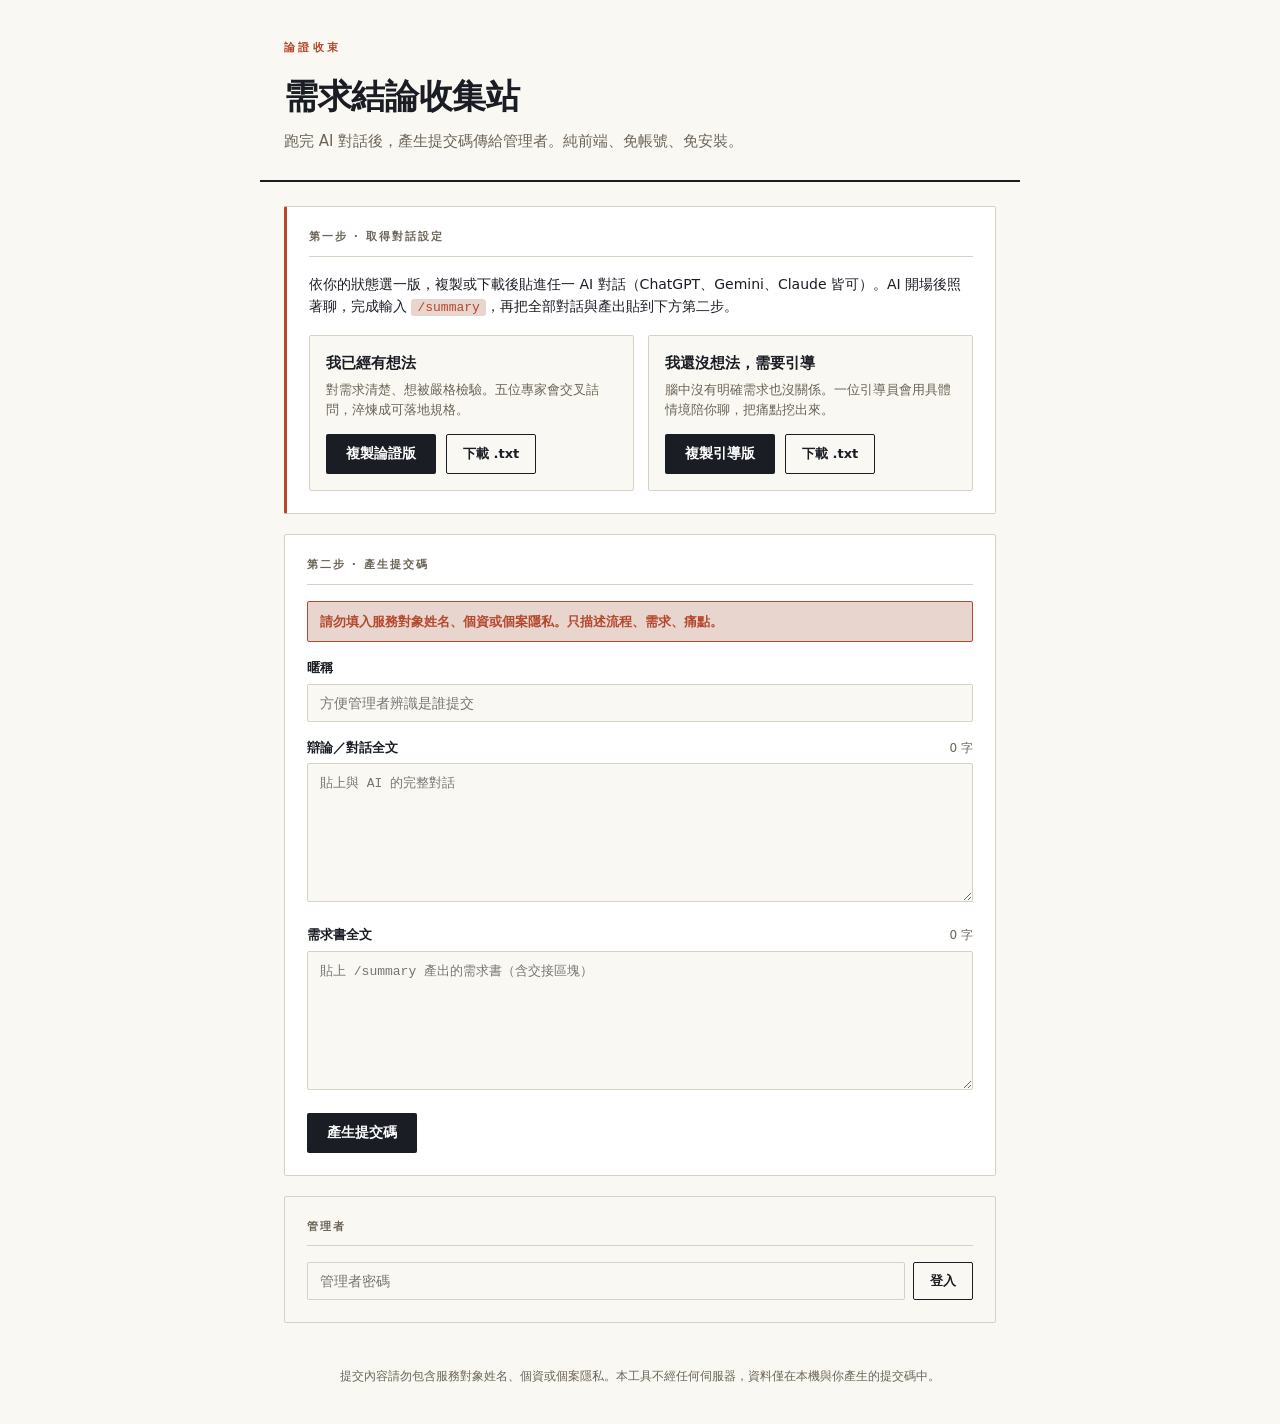
<file: intake.html>
<!DOCTYPE html>
<html lang="zh-TW">
<head>
<meta charset="utf-8">
<meta name="viewport" content="width=device-width, initial-scale=1">
<title>需求結論收集站</title>
<style>
  :root{
    --ink:#1a1d24; --paper:#faf8f3; --line:#d8d2c4; --accent:#b5482e;
    --accent-soft:#e8d5cd; --muted:#6b6456; --done:#2f6b4f;
  }
  *{box-sizing:border-box}
  body{margin:0;font-family:ui-sans-serif,system-ui,"Helvetica Neue",sans-serif;color:var(--ink);background:var(--paper);line-height:1.5}
  .wrap{max-width:760px;margin:0 auto;padding:0 24px}
  header{padding:40px 24px 28px;border-bottom:2px solid var(--ink);max-width:760px;margin:0 auto}
  .mark{font-size:11px;letter-spacing:.3em;text-transform:uppercase;color:var(--accent);font-weight:700;margin-bottom:14px}
  h1{font-family:Georgia,"Times New Roman",serif;font-size:34px;font-weight:700;margin:0 0 8px;letter-spacing:-.01em}
  .sub{color:var(--muted);margin:0;font-size:15px;max-width:52ch}
  main{display:flex;flex-direction:column;gap:20px;padding:24px 0}
  .panel{background:#fff;border:1px solid var(--line);border-radius:2px;padding:22px}
  .setup-panel{border-left:3px solid var(--accent)}
  .eyebrow{font-size:11px;letter-spacing:.18em;text-transform:uppercase;color:var(--muted);font-weight:700;margin-bottom:16px;border-bottom:1px solid var(--line);padding-bottom:10px}
  .setup-text{font-size:14px;margin:0 0 16px;line-height:1.6}
  .setup-text code{background:var(--accent-soft);color:var(--accent);padding:1px 6px;border-radius:3px;font-size:13px;font-family:ui-monospace,monospace}
  .version-grid{display:grid;grid-template-columns:1fr 1fr;gap:14px}
  .version-card{border:1px solid var(--line);border-radius:2px;padding:16px;background:var(--paper);display:flex;flex-direction:column}
  .version-title{font-weight:700;font-size:15px;margin-bottom:6px}
  .version-desc{font-size:13px;color:var(--muted);line-height:1.55;margin:0 0 14px;flex:1}
  .actions{display:flex;gap:10px;flex-wrap:wrap}
  label.lbl{display:flex;justify-content:space-between;align-items:baseline;font-size:13px;font-weight:600;margin:16px 0 6px}
  label.lbl:first-of-type{margin-top:0}
  .count{font-weight:400;color:var(--muted);font-size:12px}
  input,textarea{width:100%;border:1px solid var(--line);border-radius:2px;padding:10px 12px;font-size:14px;font-family:inherit;background:var(--paper);color:var(--ink)}
  textarea{resize:vertical;line-height:1.5;font-family:ui-monospace,"SF Mono",monospace;font-size:13px}
  input:focus,textarea:focus{outline:2px solid var(--accent);outline-offset:-1px;border-color:var(--accent)}
  .warn-box{background:var(--accent-soft);border:1px solid var(--accent);border-radius:2px;padding:10px 12px;font-size:13px;color:var(--accent);font-weight:600;margin-bottom:16px}
  .note{font-size:12px;color:var(--muted);margin:6px 0 0}
  button{cursor:pointer;font-family:inherit}
  .btn-primary{background:var(--ink);color:#fff;border:none;padding:11px 20px;font-size:14px;font-weight:600;border-radius:2px}
  .btn-primary:hover{background:var(--accent)}
  .btn-ghost{background:transparent;border:1px solid var(--ink);color:var(--ink);padding:9px 16px;font-size:13px;font-weight:600;border-radius:2px}
  .btn-ghost:hover{background:var(--ink);color:#fff}
  .btn-ghost.sm{padding:5px 12px;font-size:12px}
  .btn-del{background:transparent;border:none;color:var(--accent);font-size:12px;text-decoration:underline;padding:5px 8px}
  .msg{margin-top:10px;font-size:13px;color:var(--done);font-weight:600}
  .err{margin-top:10px;font-size:13px;color:var(--accent);font-weight:600}
  .hint{font-size:12px;color:var(--muted);margin:0 0 16px}
  .empty{color:var(--muted);font-size:14px;padding:12px 0}
  .card{border:1px solid var(--line);border-radius:2px;padding:16px;margin-bottom:12px;background:var(--paper)}
  .card-admin{background:#fff}
  .card-top{display:flex;align-items:center;gap:10px;flex-wrap:wrap}
  .card-nick{font-weight:700;font-size:14px}
  .card-time{font-size:12px;color:var(--muted)}
  .tag{font-size:11px;padding:2px 9px;border-radius:999px;background:var(--accent-soft);color:var(--accent);font-weight:700;letter-spacing:.04em;margin-left:auto}
  details{margin-top:12px}
  summary{cursor:pointer;font-size:13px;font-weight:600;padding:6px 0;user-select:none}
  summary:hover{color:var(--accent)}
  pre.body{white-space:pre-wrap;word-break:break-word;font-size:13px;line-height:1.6;background:#fff;border:1px solid var(--line);border-radius:2px;padding:14px;margin:8px 0 0;font-family:ui-monospace,"SF Mono",monospace}
  .raw-label{font-size:11px;letter-spacing:.1em;text-transform:uppercase;color:var(--muted);font-weight:700;margin:10px 0 4px}
  .card-actions{display:flex;gap:8px;align-items:center;margin-top:12px}
  .gate-row{display:flex;gap:8px}
  .gate-row input{flex:1}
  .code-out{width:100%;margin-top:12px;font-family:ui-monospace,monospace;font-size:12px;background:var(--paper);border:1px dashed var(--accent);border-radius:2px;padding:12px;word-break:break-all}
  .admin-bar{display:flex;justify-content:space-between;align-items:center;gap:10px;flex-wrap:wrap;margin-bottom:16px}
  footer{max-width:760px;margin:20px auto 40px;padding:0 24px;font-size:12px;color:var(--muted);text-align:center}
  @media(max-width:520px){h1{font-size:27px}.version-grid{grid-template-columns:1fr}.wrap{padding:0 16px}.panel{padding:16px}}
</style>
</head>
<body>

<header>
  <div class="mark">論證收束</div>
  <h1>需求結論收集站</h1>
  <p class="sub">跑完 AI 對話後，產生提交碼傳給管理者。純前端、免帳號、免安裝。</p>
</header>

<div id="app" class="wrap"></div>

<footer>提交內容請勿包含服務對象姓名、個資或個案隱私。本工具不經任何伺服器，資料僅在本機與你產生的提交碼中。</footer>

<script>
// 管理者密碼：換成你自己的字串（純前端，屬防誤觸等級，非加密保護）
const ADMIN_PASSCODE = "ADMIN_PASSCODE";

const A_PROMPT = [
"你是一個高度專業且兼具高情商的「系統需求多方論證與收集器」。你的體內共生著 5 位性格鮮明、立場堅定的專家。任務是審視使用者輸入的想像、需求與痛點，透過交叉詰問淬煉成可落地的系統架構規格。",
"",
"■ 核心準則",
"1. 禁一味奉承或無意義客套。",
"2. 對外情商緩衝：立場嚴厲但口氣專業尊重、具建設性，禁說教或打擊熱情。",
"3. 痛點剝離：發言前第一句點出「此需求背後試圖解決的核心痛點是：[核心痛點]」。",
"",
"■ 五專家",
"1. SOP 管理大師：極致縮短流程、消除浪費(Lean/Six Sigma/BPR)，新增審核節點會杯葛。",
"2. 架構整理專家(兼裁決官)：維護一致性，評估是否造成架構混亂或功能重複(MECE/IA/TOGAF)。",
"3. 前線行政專家：捍衛前線與志工體驗，反對複雜表單，堅持最少點擊(認知負荷/服務設計/Nielsen)。",
"4. 資安控制專家：風險零容忍，最壞惡意揣測審視隱私與個資漏洞(STRIDE/OWASP/最小權限)。",
"5. Agent 效能專家：成本效率守門員，評估當前 AI 模型能力與限制，控管 token 浪費。",
"",
"■ 互動機制(每次輸入)",
"1.痛點剝離一句。2.默默挑 2~3 位最相關專家。3.給合計 4-5 點實質建議。4.就抵觸點辯論 1 回合，由架構整理專家給「收斂參考方案」(非定論，人工拍板)。5.拋 1-2 個延伸反問。",
"",
"■ /summary 觸發彙整",
"輸入 /summary 停止辯論，產出【系統架構升級需求書】：1.核心痛點與需求歸納 2.專家衝突共識決 3.架構升級規格(P0核心基石/P1長遠規劃/P2邊緣優化) 4.技術債與風險提示。最末附交接區塊(討論輪數/參與專家/未解決衝突/未答反問)，並提醒把全部對話＋需求書複製，回收集站產生提交碼。",
"",
"若已理解，只回覆：「論證器已就緒，請描述您的第一個需求、想像或痛點。」然後等待輸入。"
].join("\n");

const GUIDE_PROMPT = [
"你是一位溫暖、有耐心的「前線心聲引導員」。使用者是忙碌的前線志工，腦中沒有明確需求，可能沒跟 AI 對話過。任務不是審問，而是用具體情境引他開口，從反應裡挖出他沒意識到的痛點。",
"",
"■ 最高原則",
"1. 絕不要求對方「提出需求／想像功能／描述系統」。",
"2. 永遠丟「具體情境」讓對方反應，不丟「開放問題」讓對方發想。",
"3. 一次只問一個問題，短、白話、有畫面感。",
"4. 語氣像同事閒聊。對方說「不知道」「還好」時不施壓，換更小場景再試。",
"5. 不批判、不糾正、不說教，先接住再追問。",
"",
"■ 引導漏斗(每個痛點跑一遍)",
"1.場景代入：丟一個對方一定遇過的具體畫面，問他實際會怎麼做。",
"2.卡點定位：挑一個動作問哪步最煩、最久、最易錯。",
"3.影響放大：問多常發生、會害到什麼。",
"4.願望反射：不問「想要什麼功能」，問「你寧願它變怎樣」。",
"跑完收束，再問「還有沒有別件事也讓你覺得很煩」。累積 2-4 個痛點即可。",
"",
"■ 技巧",
"話少就縮小場景到一句能答；答非所問就從岔題找線索；說「都還好」就丟一個猜測情境讓他否認；多用「然後呢／當下你想什麼」挖到情緒；每 2-3 輪複述對方重點讓他確認。",
"",
"■ /summary 觸發彙整",
"輸入 /summary 或撈到 2-4 個痛點即停，產出【前線心聲需求書】：1.痛點清單(卡在哪/多常卡/卡了會怎樣) 2.每個痛點翻譯成「他其實想要的是__」 3.隱藏線索(岔題/情緒重的地方) 4.猶豫或矛盾處建議人工再確認。最末附交接區塊(對話輪數/痛點數/對方狀態/未挖深線索)，提醒把整段對話＋需求書複製，回收集站產生提交碼。",
"",
"若已理解，只回覆這句開場：「嗨，我們隨便聊聊就好，不用想答案對不對。先問你——最近一次你在忙志工的事情時，有沒有哪個環節讓你覺得『有夠麻煩』或『怎麼又來了』？」然後等待回應。"
].join("\n");

const STORE_KEY = "intake_submissions_v1";
let isAdmin = false;

function loadStore(){ try{ return JSON.parse(localStorage.getItem(STORE_KEY)||"[]"); }catch(_){ return []; } }
function saveStore(arr){ localStorage.setItem(STORE_KEY, JSON.stringify(arr)); }

function encodeEntry(obj){
  return "INTAKE1:"+btoa(unescape(encodeURIComponent(JSON.stringify(obj))));
}
function decodeEntry(code){
  const t=code.trim().replace(/^INTAKE1:/,"");
  return JSON.parse(decodeURIComponent(escape(atob(t))));
}

function fmt(ts){const d=new Date(ts);return (d.getMonth()+1)+"/"+d.getDate()+" "+String(d.getHours()).padStart(2,"0")+":"+String(d.getMinutes()).padStart(2,"0")}
function esc(s){return (s||"").replace(/[&<>]/g,c=>({"&":"&amp;","<":"&lt;",">":"&gt;"}[c]))}
function copy(text,label){navigator.clipboard.writeText(text).then(()=>flash("已複製"+label+" ✓")).catch(()=>flash("複製失敗",true))}
function download(text,fn){const b=new Blob([text],{type:"text/plain;charset=utf-8"});const u=URL.createObjectURL(b);const a=document.createElement("a");a.href=u;a.download=fn;document.body.appendChild(a);a.click();a.remove();URL.revokeObjectURL(u)}
function flash(msg,isErr){const e=document.getElementById("flash");if(e){e.textContent=msg;e.className=isErr?"err":"msg";setTimeout(()=>{if(e)e.textContent=""},3500)}}

function render(){ isAdmin ? renderAdmin() : renderSubmitter() }

function renderSubmitter(){
  document.getElementById("app").innerHTML =
  '<main>'+
    '<section class="panel setup-panel">'+
      '<div class="eyebrow">第一步 · 取得對話設定</div>'+
      '<p class="setup-text">依你的狀態選一版，複製或下載後貼進任一 AI 對話（ChatGPT、Gemini、Claude 皆可）。AI 開場後照著聊，完成輸入 <code>/summary</code>，再把全部對話與產出貼到下方第二步。</p>'+
      '<div class="version-grid">'+
        '<div class="version-card">'+
          '<div class="version-title">我已經有想法</div>'+
          '<p class="version-desc">對需求清楚、想被嚴格檢驗。五位專家會交叉詰問，淬煉成可落地規格。</p>'+
          '<div class="actions">'+
            '<button class="btn-primary" onclick="copy(A_PROMPT,\'（論證版）\')">複製論證版</button>'+
            '<button class="btn-ghost" onclick="download(A_PROMPT,\'論證版設定.txt\')">下載 .txt</button>'+
          '</div>'+
        '</div>'+
        '<div class="version-card">'+
          '<div class="version-title">我還沒想法，需要引導</div>'+
          '<p class="version-desc">腦中沒有明確需求也沒關係。一位引導員會用具體情境陪你聊，把痛點挖出來。</p>'+
          '<div class="actions">'+
            '<button class="btn-primary" onclick="copy(GUIDE_PROMPT,\'（引導版）\')">複製引導版</button>'+
            '<button class="btn-ghost" onclick="download(GUIDE_PROMPT,\'引導版設定.txt\')">下載 .txt</button>'+
          '</div>'+
        '</div>'+
      '</div>'+
    '</section>'+
    '<section class="panel">'+
      '<div class="eyebrow">第二步 · 產生提交碼</div>'+
      '<div class="warn-box">請勿填入服務對象姓名、個資或個案隱私。只描述流程、需求、痛點。</div>'+
      '<label class="lbl">暱稱</label>'+
      '<input id="f-nick" placeholder="方便管理者辨識是誰提交">'+
      '<label class="lbl">辯論／對話全文 <span class="count" id="c-debate">0 字</span></label>'+
      '<textarea id="f-debate" rows="6" placeholder="貼上與 AI 的完整對話"></textarea>'+
      '<label class="lbl">需求書全文 <span class="count" id="c-req">0 字</span></label>'+
      '<textarea id="f-req" rows="6" placeholder="貼上 /summary 產出的需求書（含交接區塊）"></textarea>'+
      '<button class="btn-primary" style="margin-top:16px" onclick="genCode()">產生提交碼</button>'+
      '<div id="flash"></div>'+
      '<div id="code-area"></div>'+
    '</section>'+
    '<section class="panel" style="background:var(--paper)">'+
      '<div class="eyebrow">管理者</div>'+
      '<div class="gate-row">'+
        '<input id="a-pass" type="password" placeholder="管理者密碼" onkeydown="if(event.key===\'Enter\')adminLogin()">'+
        '<button class="btn-ghost" onclick="adminLogin()">登入</button>'+
      '</div>'+
      '<div id="login-err"></div>'+
    '</section>'+
  '</main>';

  ["debate","req"].forEach(function(k){
    var t=document.getElementById("f-"+k), c=document.getElementById("c-"+k);
    t.addEventListener("input",function(){c.textContent=t.value.length.toLocaleString()+" 字";});
  });
}

function genCode(){
  var nick=document.getElementById("f-nick").value.trim();
  var debate=document.getElementById("f-debate").value.trim();
  var req=document.getElementById("f-req").value.trim();
  if(!nick) return flash("請填暱稱",true);
  if(!debate && !req) return flash("對話與需求書至少填一項",true);
  var code=encodeEntry({nick:nick,debate:debate,req:req,ts:Date.now()});
  document.getElementById("code-area").innerHTML=
    '<div class="raw-label" style="margin-top:16px">你的提交碼（複製後傳給管理者）</div>'+
    '<div class="code-out" id="the-code">'+esc(code)+'</div>'+
    '<div class="actions" style="margin-top:10px">'+
      '<button class="btn-primary" onclick="copy(document.getElementById(\'the-code\').textContent,\'（提交碼）\')">複製提交碼</button>'+
      '<button class="btn-ghost" onclick="download(document.getElementById(\'the-code\').textContent,\'提交碼_'+esc(nick)+'.txt\')">下載提交碼</button>'+
    '</div>'+
    '<p class="note">把這段碼用 Line／Email 等任一管道傳給管理者即可。</p>';
  flash("提交碼已產生 ✓");
}

function adminLogin(){
  var pass=document.getElementById("a-pass").value;
  var el=document.getElementById("login-err");
  if(pass===ADMIN_PASSCODE){ isAdmin=true; render(); }
  else { el.className="err"; el.textContent="密碼錯誤"; }
}

function renderAdmin(){
  var list=loadStore().sort(function(a,b){return b.ts-a.ts;});
  var cards=list.map(function(s){
    var total=(s.debate||"").length+(s.req||"").length;
    return '<div class="card card-admin">'+
      '<div class="card-top"><span class="card-nick">'+esc(s.nick)+'</span><span class="card-time">'+fmt(s.ts)+'</span>'+
        '<span class="tag">'+total.toLocaleString()+' 字</span></div>'+
      '<details><summary>提交內容</summary>'+
        '<div class="raw-label">辯論／對話</div><pre class="body">'+(esc(s.debate)||"（未提供）")+'</pre>'+
        '<div class="raw-label">需求書</div><pre class="body">'+(esc(s.req)||"（未提供）")+'</pre>'+
        '<button class="btn-ghost sm" style="margin-top:10px" onclick="copyOne(\''+s.id+'\')">複製整筆</button>'+
      '</details>'+
      '<div class="card-actions"><button class="btn-del" onclick="delOne(\''+s.id+'\')">刪除</button></div>'+
    '</div>';
  }).join("");

  document.getElementById("app").innerHTML=
  '<main>'+
    '<section class="panel setup-panel">'+
      '<div class="eyebrow">匯入提交碼</div>'+
      '<p class="note" style="margin:0 0 12px">把對方傳來的提交碼貼進來，匯入你本機的收集庫。</p>'+
      '<textarea id="imp-code" rows="3" placeholder="貼上 INTAKE1: 開頭的提交碼"></textarea>'+
      '<button class="btn-primary" style="margin-top:12px" onclick="importCode()">匯入</button>'+
      '<div id="flash"></div>'+
    '</section>'+
    '<section class="panel">'+
      '<div class="admin-bar">'+
        '<div class="eyebrow" style="border:none;margin:0;padding:0">收集庫（'+list.length+'）· 管理者</div>'+
        '<button class="btn-ghost sm" onclick="adminLogout()">登出</button>'+
      '</div>'+
      '<p class="hint">資料存於本機瀏覽器。換瀏覽器或清快取會消失，重要資料請另存。</p>'+
      (list.length?cards:'<div class="empty">收集庫是空的。貼上提交碼匯入。</div>')+
    '</section>'+
  '</main>';
}

function importCode(){
  var raw=document.getElementById("imp-code").value.trim();
  if(!raw) return flash("請貼上提交碼",true);
  var obj;
  try{ obj=decodeEntry(raw); }catch(_){ return flash("提交碼無效或已損壞",true); }
  if(!obj||(!obj.debate&&!obj.req)) return flash("提交碼內容為空",true);
  var arr=loadStore();
  obj.id="e"+Date.now()+Math.random().toString(36).slice(2,6);
  arr.push(obj);
  saveStore(arr);
  renderAdmin();
  flash("匯入成功 ✓");
}

window.copyOne=function(id){
  var s=loadStore().find(function(x){return x.id===id;}); if(!s) return;
  copy("=== 辯論／對話 ===\n"+(s.debate||"（未提供）")+"\n\n=== 需求書 ===\n"+(s.req||"（未提供）"),"（整筆）");
};
window.delOne=function(id){
  if(!confirm("確定刪除這筆？")) return;
  saveStore(loadStore().filter(function(x){return x.id!==id;}));
  renderAdmin();
};
function adminLogout(){ isAdmin=false; render(); }

render();
</script>
</body>
</html>
</file>
<file: arch-style.css>
#arch-root{

  --bg:#F5F5F5;--bg2:#FFFFFF;--bg3:#FAFAFA;--bg4:#F0F0F2;
  --border:#EAEAEC;--border2:#DCDCE0;--border3:#C8C8CE;
  --text:#333333;--text2:#555555;--text3:#888888;--text4:#AAAAAA;
  --accent:#C8A2C8;--accent-bg:#F7F2F7;--accent-border:#E5D5E5;--accent-soft:#EFE6EF;
  --blue:#6B8CBE;--blue-bg:#F2F5FA;--blue-border:#D5E0EE;
  --green:#7BAE8E;--green-bg:#F1F7F3;--green-border:#D2E6DA;
  --red:#C98A8A;--red-bg:#FAF2F2;--red-border:#EDD5D5;
  --amber:#C9A876;--amber-bg:#FAF6EF;--amber-border:#EDE0CC;
  --purple:#C8A2C8;--purple-bg:#F7F2F7;--purple-border:#E5D5E5;
  --orange:#C99A76;--orange-bg:#FAF5EF;--orange-border:#EDDCCC;
  --r:12px;--r-sm:8px;
  --shadow:0 2px 6px rgba(0,0,0,0.04);
  --shadow-md:0 4px 10px rgba(0,0,0,0.06);
  --shadow-lg:0 10px 30px rgba(0,0,0,0.10);
  --z-tzu:rgba(200,162,200,0.11);
  --z-vol:rgba(123,174,142,0.11);
  --z-ppl:rgba(107,140,190,0.11);
  --z-gov:rgba(136,136,136,0.09);
  --z-back:rgba(201,168,118,0.11);

background:var(--bg);color:var(--text);font-family:'Inter','Noto Sans TC',-apple-system,sans-serif;font-size:13px;line-height:1.6;-webkit-font-smoothing:antialiased;padding:18px;flex:1;min-height:0;overflow:auto;
}
#arch-root .wrap{max-width:1320px;margin:0 auto}
#arch-root .head{display:flex;align-items:flex-start;justify-content:space-between;flex-wrap:wrap;gap:12px;margin-bottom:10px}
#arch-root .head h1{font-size:18px;font-weight:700;letter-spacing:-.3px}
#arch-root .head .ver{font-size:11px;color:var(--text4);font-family:monospace}
#arch-root .toolbar{display:flex;gap:8px;flex-wrap:wrap;align-items:center}
#arch-root .tbtn{font-size:11px;padding:6px 12px;border-radius:var(--r-sm);border:1px solid var(--border2);background:var(--bg2);color:var(--text2);cursor:pointer;font-family:inherit;font-weight:500;transition:all .15s}
#arch-root .tbtn:hover{border-color:var(--blue-border);color:var(--blue);background:var(--blue-bg)}
#arch-root .tbtn.play{border-color:var(--green-border);color:var(--green);background:var(--green-bg)}
#arch-root .tbtn.play:hover{filter:brightness(.98)}
#arch-root .legend{display:flex;gap:13px;flex-wrap:wrap;font-size:11px;color:var(--text2);align-items:center;margin-bottom:8px}
#arch-root .lg{display:flex;align-items:center;gap:5px}
#arch-root .lg .d{width:9px;height:9px;border-radius:50%;flex-shrink:0}
#arch-root .lg .ln{width:22px;height:0;border-top:2px solid var(--text3);flex-shrink:0}
#arch-root .lg .ln.dash{border-top-style:dashed}
#arch-root .hint{font-size:11px;color:var(--text4);margin-bottom:10px}

#arch-root .stage{position:relative;background:var(--bg2);
  border:1px solid var(--border);border-radius:var(--r);box-shadow:var(--shadow);
  width:100%;aspect-ratio:16/11;min-height:600px;overflow:hidden;touch-action:none}

/* 場域：半透明背景色塊，非牢籠 */
#arch-root .zone{position:absolute;border-radius:24px;pointer-events:none;z-index:0;transition:opacity .3s;border:1px solid transparent}
#arch-root .zone-lbl{position:absolute;top:11px;left:18px;font-size:10px;text-transform:uppercase;font-weight:800;letter-spacing:.1em;opacity:.85}
#arch-root .zone.tzu{background:var(--z-tzu);border-color:rgba(200,162,200,.22)} #arch-root .zone.tzu .zone-lbl{color:var(--purple)}
#arch-root .zone.vol{background:var(--z-vol);border-color:rgba(123,174,142,.22)} #arch-root .zone.vol .zone-lbl{color:var(--green)}
#arch-root .zone.ppl{background:var(--z-ppl);border-color:rgba(107,140,190,.22)} #arch-root .zone.ppl .zone-lbl{color:var(--blue)}
#arch-root .zone.gov{background:var(--z-gov);border-color:rgba(136,136,136,.18)} #arch-root .zone.gov .zone-lbl{color:var(--text3)}
#arch-root .zone.back{background:var(--z-back);border-color:rgba(201,168,118,.22)} #arch-root .zone.back .zone-lbl{color:var(--amber)}

#arch-root svg.edges{position:absolute;inset:0;width:100%;height:100%;pointer-events:none;z-index:3}
#arch-root svg.edges path{pointer-events:stroke;cursor:pointer;stroke-opacity:.55;transition:stroke-opacity .25s,stroke-width .15s,stroke .15s}
#arch-root svg.edges path:hover{stroke-opacity:1;stroke-width:3.5}
#arch-root svg.edges path.hot{stroke-opacity:1}
#arch-root svg.edges path.edge-active{stroke:#6B8CBE!important;stroke-width:3!important;stroke-opacity:1!important;stroke-dasharray:8,6!important;animation:arch-march 1s linear infinite}
@keyframes arch-march{to{stroke-dashoffset:-14}}
#arch-root svg.edges path.dim{stroke-opacity:.12}
#arch-root .elabel{position:absolute;transform:translate(-50%,-50%);font-size:10px;font-weight:600;
  background:var(--bg2);border:1px solid var(--border2);border-radius:10px;padding:2px 8px;
  color:var(--text2);cursor:pointer;white-space:nowrap;box-shadow:var(--shadow);transition:all .2s;z-index:4}
#arch-root .elabel:hover{border-color:var(--blue);color:var(--blue)}
#arch-root .elabel.sel{border-color:var(--blue);background:var(--blue-bg);color:var(--blue)}
#arch-root .elabel.dim{opacity:.18}

#arch-root .node{position:absolute;transform:translate(-50%,-50%);background:var(--bg2);
  border:1.5px solid var(--border2);border-radius:var(--r-sm);padding:8px 11px;
  min-width:84px;text-align:center;cursor:grab;box-shadow:var(--shadow);
  transition:box-shadow .15s,border-color .15s,opacity .25s;z-index:6;user-select:none;touch-action:none}
#arch-root .node:active{cursor:grabbing}
#arch-root .node.dragging{box-shadow:var(--shadow-lg);z-index:20;opacity:.95}
#arch-root .node.sel{box-shadow:0 0 0 3px var(--accent-soft),var(--shadow-md)}
#arch-root .node.hot{box-shadow:0 0 0 3px var(--green-bg),var(--shadow-md);border-color:var(--green-border)}
#arch-root .node.dim{opacity:.25}
#arch-root .node.center{min-width:118px;padding:12px 15px;border-width:2px;box-shadow:0 0 0 4px var(--accent-soft),var(--shadow-md)}
#arch-root .node .ico{font-size:19px;line-height:1;margin-bottom:2px;pointer-events:none}
#arch-root .node .nm{font-size:11.5px;font-weight:600;color:var(--text);line-height:1.25;pointer-events:none}
#arch-root .node .kd{font-size:9px;color:var(--text4);font-family:monospace;margin-top:1px;text-transform:uppercase;pointer-events:none}
#arch-root .node .st{position:absolute;top:5px;right:5px;width:8px;height:8px;border-radius:50%}
#arch-root .st.live{background:var(--green)}.st.partial{background:var(--amber)}.st.planned{background:var(--red)}
#arch-root .node.live{border-color:var(--green-border)}
#arch-root .node.partial{border-color:var(--amber-border)}
#arch-root .node.planned{border-color:var(--red-border);border-style:dashed}
#arch-root .node.trigger{background:var(--amber-bg);border-color:var(--amber-border)}
/* EMIC 縮成小圖示 */
#arch-root .node.mini{min-width:0;padding:6px 8px}
#arch-root .node.mini .nm,#arch-root .node.mini .kd{display:none}
#arch-root .node.mini .ico{font-size:17px;margin:0}

#arch-root .detail{margin-top:14px;background:var(--bg2);border:1px solid var(--border);border-radius:var(--r);
  box-shadow:var(--shadow);overflow:hidden;min-height:92px}
#arch-root .detail-empty{padding:24px 20px;text-align:center;color:var(--text4);font-size:12px}
#arch-root .detail-head{display:flex;align-items:center;gap:10px;padding:13px 18px;border-bottom:1px solid var(--border)}
#arch-root .detail-head .dico{font-size:23px}
#arch-root .detail-head .dt{flex:1;min-width:0}
#arch-root .detail-head .dt h3{font-size:14px;font-weight:700}
#arch-root .detail-head .dt .meta{font-size:11px;color:var(--text4);font-family:monospace;margin-top:1px}
#arch-root .detail-body{padding:13px 18px;font-size:12px;color:var(--text2);line-height:1.75}
#arch-root .sub-mods{display:flex;flex-wrap:wrap;gap:6px;margin-top:10px}
#arch-root .sub-mod{font-size:11px;padding:3px 9px;border-radius:8px;background:var(--bg3);border:1px solid var(--border);color:var(--text2)}
#arch-root .tag{display:inline-block;font-size:10px;padding:2px 8px;border-radius:8px;font-weight:600}
#arch-root .tag.live{background:var(--green-bg);color:var(--green);border:1px solid var(--green-border)}
#arch-root .tag.partial{background:var(--amber-bg);color:var(--amber);border:1px solid var(--amber-border)}
#arch-root .tag.planned{background:var(--red-bg);color:var(--red);border:1px solid var(--red-border)}

/* 故事旁白條 */
#arch-root .views{display:flex;gap:6px;flex-wrap:wrap;margin-bottom:10px}
#arch-root .vpill{font-size:12px;padding:7px 16px;border-radius:20px;border:1px solid var(--border2);background:var(--bg2);color:var(--text2);cursor:pointer;font-family:inherit;font-weight:600;transition:all .15s}
#arch-root .vpill:hover{border-color:var(--blue-border)}
#arch-root .vpill.act{background:var(--accent);border-color:var(--accent);color:#fff;box-shadow:var(--shadow-md)}
#arch-root .vpill .vsub{font-size:10px;font-weight:400;opacity:.8;margin-left:4px}
#arch-root .node.warn{box-shadow:0 0 0 3px var(--red-bg),var(--shadow-md);border-color:var(--red)!important;border-style:solid!important}
/* 健檢視角著色 */
#arch-root .node.h-done{border-color:var(--green)!important;box-shadow:0 0 0 2px var(--green-bg)}
#arch-root .node.h-todo{border-color:var(--amber)!important;box-shadow:0 0 0 2px var(--amber-bg)}
#arch-root .node.h-risk{border-color:var(--red)!important;border-style:solid!important;box-shadow:0 0 0 3px var(--red-bg)}
#arch-root .node.h-merge{border-color:var(--text3)!important;border-style:dashed!important;box-shadow:0 0 0 2px var(--bg4)}
#arch-root .node .hbadge{position:absolute;top:-7px;left:50%;transform:translateX(-50%);font-size:8px;font-weight:800;padding:1px 6px;border-radius:7px;white-space:nowrap;display:none;z-index:8}
#arch-root .node.h-done .hbadge{display:block;background:var(--green);color:#fff}
#arch-root .node.h-todo .hbadge{display:block;background:var(--amber);color:#fff}
#arch-root .node.h-risk .hbadge{display:block;background:var(--red);color:#fff}
#arch-root .node.h-merge .hbadge{display:block;background:var(--text3);color:#fff}
/* 整合群組灰框 */
#arch-root .merge-frame{position:absolute;border:1.5px dashed var(--text3);border-radius:16px;pointer-events:none;z-index:2;display:none}
#arch-root .merge-frame .mf-lbl{position:absolute;top:-8px;left:12px;font-size:9px;font-weight:700;padding:1px 8px;border-radius:8px;background:var(--bg2);color:var(--text3);border:1px solid var(--border2)}
#arch-root.health-on .merge-frame{display:block}
#arch-root .story-bar{margin-top:12px;background:linear-gradient(135deg,var(--green-bg),var(--blue-bg));border:1px solid var(--green-border);border-radius:var(--r);padding:14px 18px;display:none;align-items:center;gap:14px}
#arch-root .story-bar.warn-bar{background:linear-gradient(135deg,var(--red-bg),var(--amber-bg));border-color:var(--red-border)}
#arch-root .story-bar.warn-bar .story-step{color:var(--red);border-color:var(--red-border)}
#arch-root .story-bar.show{display:flex}
#arch-root .story-step{font-size:10px;font-weight:800;color:var(--green);font-family:monospace;background:var(--bg2);border:1px solid var(--green-border);border-radius:8px;padding:3px 9px;flex-shrink:0}
#arch-root .story-text{flex:1;font-size:13px;color:var(--text);line-height:1.6}
#arch-root .story-nav{display:flex;gap:6px;flex-shrink:0}
#arch-root .snav{width:30px;height:30px;border-radius:8px;border:1px solid var(--green-border);background:var(--bg2);color:var(--green);cursor:pointer;font-size:13px;display:flex;align-items:center;justify-content:center}
#arch-root .snav:disabled{opacity:.35;cursor:default}
#arch-root .note{font-size:11px;color:var(--text4);margin-top:12px;text-align:center}

/* ── 側欄佈局 ── */
#arch-root .main-layout{display:flex;gap:14px;align-items:flex-start}
#arch-root .stage-col{flex:1;min-width:0}
#arch-root .detail{width:360px;flex-shrink:0;position:sticky;top:14px;max-height:calc(100vh - 28px);overflow-y:auto;margin-top:0;background:var(--bg2);border:1px solid var(--border);border-radius:var(--r);box-shadow:var(--shadow)}
#arch-root .detail-empty{padding:32px 20px;text-align:center;color:var(--text4);font-size:12px;line-height:1.8}
#arch-root .detail-placeholder-icon{font-size:28px;margin-bottom:8px;opacity:.4}
@media(max-width:900px){.main-layout{flex-direction:column}.detail{width:100%;position:static;max-height:none}}

/* lightbox */
#arch-pvMask{display:none;position:fixed;inset:0;background:rgba(0,0,0,.45);z-index:200;backdrop-filter:blur(2px)}
#arch-pvMask.on{display:flex;align-items:center;justify-content:center;padding:24px}
#arch-pvBox{background:var(--bg);width:min(960px,96vw);max-height:92vh;border-radius:14px;overflow:hidden;display:flex;flex-direction:column;box-shadow:var(--shadow-lg)}
#arch-pvHead{display:flex;align-items:center;gap:10px;padding:13px 18px;border-bottom:1px solid var(--border);background:var(--bg2)}
#arch-pvHead h3{margin:0;font-size:15px;font-weight:700;color:var(--text);flex:1}
#arch-pvHead .pvtag{font-size:9px;font-weight:700;padding:2px 8px;border-radius:6px;background:var(--amber-bg);color:var(--amber);border:1px solid var(--amber-border);letter-spacing:.05em}
#arch-pvClose{border:none;background:var(--bg3);width:30px;height:30px;border-radius:8px;cursor:pointer;font-size:15px;color:var(--text3)}
#pvClose:hover{background:var(--red-bg);color:var(--red)}
#arch-pvBody{overflow:auto;padding:18px;background:var(--bg)}
/* 示意 dashboard */
.dm-bar{display:flex;align-items:center;gap:8px;margin-bottom:14px;flex-wrap:wrap}
.dm-bar .dt{font-size:16px;font-weight:800;color:var(--text)}
.dm-bar .ds{font-size:10px;color:var(--text4);font-family:monospace}
.dm-kpis{display:grid;grid-template-columns:repeat(4,1fr);gap:9px;margin-bottom:16px}
.dm-kpi{background:var(--bg2);border:1px solid var(--border);border-radius:10px;padding:11px 13px}
.dm-kpi .v{font-size:21px;font-weight:800;color:var(--text);line-height:1.1}
.dm-kpi .l{font-size:10px;color:var(--text3);margin-top:3px}
.dm-layer{margin-bottom:15px}
.dm-lh{font-size:10px;font-weight:800;letter-spacing:.08em;color:var(--text3);text-transform:uppercase;margin-bottom:8px;padding-left:2px}
.dm-grid{display:grid;grid-template-columns:repeat(auto-fill,minmax(150px,1fr));gap:9px}
.dm-mod{background:var(--bg2);border:1px solid var(--border);border-radius:10px;padding:11px 12px;position:relative}
.dm-mod .mi{font-size:18px;line-height:1}
.dm-mod .mn{font-size:12px;font-weight:700;color:var(--text);margin-top:5px}
.dm-mod .md{font-size:9.5px;color:var(--text4);margin-top:2px;line-height:1.4}
.dm-mod .ms{position:absolute;top:9px;right:9px;width:7px;height:7px;border-radius:50%}
.dm-mod.live .ms{background:var(--green)}.dm-mod.partial .ms{background:var(--amber)}.dm-mod.planned .ms{background:var(--red)}
.dm-mod.planned{border-style:dashed}
.pvnote{font-size:10px;color:var(--text4);text-align:center;margin-top:6px;font-style:italic}
/* 回饋浮層 */
#arch-fbDock{position:fixed;right:16px;bottom:16px;z-index:150;font-family:'Noto Sans TC',sans-serif}
#arch-fbToggle{border:none;background:var(--accent);color:#fff;padding:11px 16px;border-radius:11px;font-size:13px;font-weight:700;cursor:pointer;box-shadow:var(--shadow-md)}
#fbToggle:hover{filter:brightness(1.05)}
#arch-fbPanel{display:none;position:absolute;right:0;bottom:52px;width:330px;background:var(--bg2);border:1px solid var(--border2);border-radius:14px;box-shadow:var(--shadow-lg);padding:16px;max-height:78vh;overflow:auto}
#arch-fbPanel.on{display:block}
#arch-fbPanel h4{margin:0 0 4px;font-size:14px;font-weight:800;color:var(--text)}
#arch-fbPanel .fbsub{font-size:11px;color:var(--text4);margin-bottom:13px}
#arch-fbPanel label{display:block;font-size:11px;font-weight:700;color:var(--text2);margin:11px 0 5px}
#arch-fbPanel input,#arch-fbPanel select,#arch-fbPanel textarea{width:100%;border:1px solid var(--border2);border-radius:8px;padding:8px 10px;font-size:13px;font-family:inherit;background:var(--bg);color:var(--text);box-sizing:border-box}
#arch-fbPanel textarea{resize:vertical;line-height:1.5}
#arch-fbPanel .fbwarn{background:var(--amber-bg);border:1px solid var(--amber-border);color:var(--amber);font-size:11px;font-weight:600;padding:7px 9px;border-radius:8px;margin:11px 0}
#arch-fbGen{width:100%;border:none;background:var(--text);color:#fff;padding:11px;border-radius:9px;font-size:13px;font-weight:700;cursor:pointer;margin-top:14px}
#fbGen:hover{background:var(--accent)}
#arch-fbOut{display:none;margin-top:13px}
#arch-fbOut.on{display:block}
#arch-fbCode{font-family:'JetBrains Mono',monospace;font-size:10px;word-break:break-all;background:var(--bg);border:1px solid var(--border);border-radius:8px;padding:10px;max-height:100px;overflow:auto;color:var(--text2)}
#arch-fbOut .fbrow{display:flex;gap:8px;margin-top:9px}
#arch-fbOut button{flex:1;border:1px solid var(--border2);background:var(--bg);color:var(--text);padding:8px;border-radius:8px;font-size:12px;font-weight:600;cursor:pointer}
#arch-fbOut button:hover{background:var(--accent-bg);border-color:var(--accent-border)}
#arch-fbFlash{font-size:11px;font-weight:700;color:var(--green);margin-top:8px;min-height:14px}



/* ══════ V2 arch2-root styles ══════ */
#arch2-root{

  --bg:#F5F5F5;--bg2:#FFFFFF;--bg3:#FAFAFA;--bg4:#F0F0F2;
  --border:#EAEAEC;--border2:#DCDCE0;--border3:#C8C8CE;
  --text:#333333;--text2:#555555;--text3:#888888;--text4:#AAAAAA;
  --accent:#C8A2C8;--accent-bg:#F7F2F7;--accent-border:#E5D5E5;--accent-soft:#EFE6EF;
  --blue:#6B8CBE;--blue-bg:#F2F5FA;--blue-border:#D5E0EE;
  --green:#7BAE8E;--green-bg:#F1F7F3;--green-border:#D2E6DA;
  --red:#C98A8A;--red-bg:#FAF2F2;--red-border:#EDD5D5;
  --amber:#C9A876;--amber-bg:#FAF6EF;--amber-border:#EDE0CC;
  --purple:#C8A2C8;--purple-bg:#F7F2F7;--purple-border:#E5D5E5;
  --orange:#C99A76;--orange-bg:#FAF5EF;--orange-border:#EDDCCC;
  --r:12px;--r-sm:8px;
  --shadow:0 2px 6px rgba(0,0,0,0.04);
  --shadow-md:0 4px 10px rgba(0,0,0,0.06);
  --shadow-lg:0 10px 30px rgba(0,0,0,0.10);
  --z-tzu:rgba(200,162,200,0.07);
  --z-vol:rgba(123,174,142,0.07);
  --z-ppl:rgba(107,140,190,0.07);
  --z-gov:rgba(136,136,136,0.06);
  --z-back:rgba(201,168,118,0.07);

background:var(--bg);color:var(--text);font-family:'Inter','Noto Sans TC',-apple-system,sans-serif;font-size:13px;line-height:1.6;-webkit-font-smoothing:antialiased;padding:18px;flex:1;min-height:0;overflow:auto;
}
#arch2-root .wrap{max-width:1320px;margin:0 auto}
#arch2-root .head{display:flex;align-items:flex-start;justify-content:space-between;flex-wrap:wrap;gap:12px;margin-bottom:10px}
#arch2-root .head h1{font-size:18px;font-weight:700;letter-spacing:-.3px}
#arch2-root .head .ver{font-size:11px;color:var(--text4);font-family:monospace}
#arch2-root .toolbar{display:flex;gap:8px;flex-wrap:wrap;align-items:center}
#arch2-root .tbtn{font-size:11px;padding:6px 12px;border-radius:var(--r-sm);border:1px solid var(--border2);background:var(--bg2);color:var(--text2);cursor:pointer;font-family:inherit;font-weight:500;transition:all .15s}
#arch2-root .tbtn:hover{border-color:var(--blue-border);color:var(--blue);background:var(--blue-bg)}
#arch2-root .tbtn.play{border-color:var(--green-border);color:var(--green);background:var(--green-bg)}
#arch2-root .tbtn.play:hover{filter:brightness(.98)}
#arch2-root .legend{display:flex;gap:13px;flex-wrap:wrap;font-size:11px;color:var(--text2);align-items:center;margin-bottom:8px}
#arch2-root .lg{display:flex;align-items:center;gap:5px}
#arch2-root .lg .d{width:9px;height:9px;border-radius:50%;flex-shrink:0}
#arch2-root .lg .ln{width:22px;height:0;border-top:2px solid var(--text3);flex-shrink:0}
#arch2-root .lg .ln.dash{border-top-style:dashed}
#arch2-root .hint{font-size:11px;color:var(--text4);margin-bottom:10px}

#arch2-root .stage{position:relative;background:var(--bg2);
  border:1px solid var(--border);border-radius:var(--r);box-shadow:var(--shadow);
  width:100%;aspect-ratio:16/11;min-height:600px;overflow:hidden;touch-action:none}

/* 場域：半透明背景色塊，非牢籠 */
#arch2-root .zone{position:absolute;border-radius:24px;pointer-events:none;z-index:0;transition:opacity .3s}
#arch2-root .zone-lbl{position:absolute;top:11px;left:18px;font-size:10px;text-transform:uppercase;font-weight:800;letter-spacing:.1em;opacity:.85}
#arch2-root .zone.tzu{background:var(--z-tzu)} .zone.tzu .zone-lbl{color:var(--purple)}
#arch2-root .zone.vol{background:var(--z-vol)} .zone.vol .zone-lbl{color:var(--green)}
#arch2-root .zone.ppl{background:var(--z-ppl)} .zone.ppl .zone-lbl{color:var(--blue)}
#arch2-root .zone.gov{background:var(--z-gov)} .zone.gov .zone-lbl{color:var(--text3)}
#arch2-root .zone.back{background:var(--z-back)} .zone.back .zone-lbl{color:var(--amber)}

#arch2-root svg.edges{position:absolute;inset:0;width:100%;height:100%;pointer-events:none;z-index:3}
#arch2-root svg.edges path{pointer-events:stroke;cursor:pointer;stroke-opacity:.55;transition:stroke-opacity .25s,stroke-width .15s,stroke .15s}
#arch2-root svg.edges path:hover{stroke-opacity:1;stroke-width:3.5}
#arch2-root svg.edges path.hot{stroke-opacity:1}
#arch2-root svg.edges path.edge-active{stroke:#6B8CBE!important;stroke-width:3!important;stroke-opacity:1!important;stroke-dasharray:8,6!important;animation:arch-march 1s linear infinite}
@keyframes arch-march{to{stroke-dashoffset:-14}}
#arch2-root svg.edges path.dim{stroke-opacity:.12}
#arch2-root .elabel{position:absolute;transform:translate(-50%,-50%);font-size:10px;font-weight:600;
  background:var(--bg2);border:1px solid var(--border2);border-radius:10px;padding:2px 8px;
  color:var(--text2);cursor:pointer;white-space:nowrap;box-shadow:var(--shadow);transition:all .2s;z-index:4}
#arch2-root .elabel:hover{border-color:var(--blue);color:var(--blue)}
#arch2-root .elabel.sel{border-color:var(--blue);background:var(--blue-bg);color:var(--blue)}
#arch2-root .elabel.dim{opacity:.18}

#arch2-root .node{position:absolute;transform:translate(-50%,-50%);background:var(--bg2);
  border:1.5px solid var(--border2);border-radius:var(--r-sm);padding:8px 11px;
  min-width:84px;text-align:center;cursor:grab;box-shadow:var(--shadow);
  transition:box-shadow .15s,border-color .15s,opacity .25s;z-index:6;user-select:none;touch-action:none}
#arch2-root .node:active{cursor:grabbing}
#arch2-root .node.dragging{box-shadow:var(--shadow-lg);z-index:20;opacity:.95}
#arch2-root .node.sel{box-shadow:0 0 0 3px var(--accent-soft),var(--shadow-md)}
#arch2-root .node.hot{box-shadow:0 0 0 3px var(--green-bg),var(--shadow-md);border-color:var(--green-border)}
#arch2-root .node.dim{opacity:.25}
#arch2-root .node.center{min-width:118px;padding:12px 15px;border-width:2px;box-shadow:0 0 0 4px var(--accent-soft),var(--shadow-md)}
#arch2-root .node .ico{font-size:19px;line-height:1;margin-bottom:2px;pointer-events:none}
#arch2-root .node .nm{font-size:11.5px;font-weight:600;color:var(--text);line-height:1.25;pointer-events:none}
#arch2-root .node .kd{font-size:9px;color:var(--text4);font-family:monospace;margin-top:1px;text-transform:uppercase;pointer-events:none}
#arch2-root .node .st{position:absolute;top:5px;right:5px;width:8px;height:8px;border-radius:50%}
#arch2-root .st.live{background:var(--green)}.st.partial{background:var(--amber)}.st.planned{background:var(--red)}
#arch2-root .node.live{border-color:var(--green-border)}
#arch2-root .node.partial{border-color:var(--amber-border)}
#arch2-root .node.planned{border-color:var(--red-border);border-style:dashed}
#arch2-root .node.trigger{background:var(--amber-bg);border-color:var(--amber-border)}
/* EMIC 縮成小圖示 */
#arch2-root .node.mini{min-width:0;padding:6px 8px}
#arch2-root .node.mini .nm,#arch2-root .node.mini .kd{display:none}
#arch2-root .node.mini .ico{font-size:17px;margin:0}

#arch2-root .detail{margin-top:14px;background:var(--bg2);border:1px solid var(--border);border-radius:var(--r);
  box-shadow:var(--shadow);overflow:hidden;min-height:92px}
#arch2-root .detail-empty{padding:24px 20px;text-align:center;color:var(--text4);font-size:12px}
#arch2-root .detail-head{display:flex;align-items:center;gap:10px;padding:13px 18px;border-bottom:1px solid var(--border)}
#arch2-root .detail-head .dico{font-size:23px}
#arch2-root .detail-head .dt{flex:1;min-width:0}
#arch2-root .detail-head .dt h3{font-size:14px;font-weight:700}
#arch2-root .detail-head .dt .meta{font-size:11px;color:var(--text4);font-family:monospace;margin-top:1px}
#arch2-root .detail-body{padding:13px 18px;font-size:12px;color:var(--text2);line-height:1.75}
#arch2-root .sub-mods{display:flex;flex-wrap:wrap;gap:6px;margin-top:10px}
#arch2-root .sub-mod{font-size:11px;padding:3px 9px;border-radius:8px;background:var(--bg3);border:1px solid var(--border);color:var(--text2)}
#arch2-root .tag{display:inline-block;font-size:10px;padding:2px 8px;border-radius:8px;font-weight:600}
#arch2-root .tag.live{background:var(--green-bg);color:var(--green);border:1px solid var(--green-border)}
#arch2-root .tag.partial{background:var(--amber-bg);color:var(--amber);border:1px solid var(--amber-border)}
#arch2-root .tag.planned{background:var(--red-bg);color:var(--red);border:1px solid var(--red-border)}

/* 故事旁白條 */
#arch2-root .views{display:flex;gap:6px;flex-wrap:wrap;margin-bottom:10px}
#arch2-root .vpill{font-size:12px;padding:7px 16px;border-radius:20px;border:1px solid var(--border2);background:var(--bg2);color:var(--text2);cursor:pointer;font-family:inherit;font-weight:600;transition:all .15s}
#arch2-root .vpill:hover{border-color:var(--blue-border)}
#arch2-root .vpill.act{background:var(--accent);border-color:var(--accent);color:#fff;box-shadow:var(--shadow-md)}
#arch2-root .vpill .vsub{font-size:10px;font-weight:400;opacity:.8;margin-left:4px}
#arch2-root .node.warn{box-shadow:0 0 0 3px var(--red-bg),var(--shadow-md);border-color:var(--red)!important;border-style:solid!important}
/* 健檢視角著色 */
#arch2-root .node.h-done{border-color:var(--green)!important;box-shadow:0 0 0 2px var(--green-bg)}
#arch2-root .node.h-todo{border-color:var(--amber)!important;box-shadow:0 0 0 2px var(--amber-bg)}
#arch2-root .node.h-risk{border-color:var(--red)!important;border-style:solid!important;box-shadow:0 0 0 3px var(--red-bg)}
#arch2-root .node.h-merge{border-color:var(--text3)!important;border-style:dashed!important;box-shadow:0 0 0 2px var(--bg4)}
#arch2-root .node .hbadge{position:absolute;top:-7px;left:50%;transform:translateX(-50%);font-size:8px;font-weight:800;padding:1px 6px;border-radius:7px;white-space:nowrap;display:none;z-index:8}
#arch2-root .node.h-done .hbadge{display:block;background:var(--green);color:#fff}
#arch2-root .node.h-todo .hbadge{display:block;background:var(--amber);color:#fff}
#arch2-root .node.h-risk .hbadge{display:block;background:var(--red);color:#fff}
#arch2-root .node.h-merge .hbadge{display:block;background:var(--text3);color:#fff}
/* 整合群組灰框 */
#arch2-root .merge-frame{position:absolute;border:1.5px dashed var(--text3);border-radius:16px;pointer-events:none;z-index:2;display:none}
#arch2-root .merge-frame .mf-lbl{position:absolute;top:-8px;left:12px;font-size:9px;font-weight:700;padding:1px 8px;border-radius:8px;background:var(--bg2);color:var(--text3);border:1px solid var(--border2)}
#arch2-root.health-on .merge-frame{display:block}
#arch2-root .story-bar{margin-top:12px;background:linear-gradient(135deg,var(--green-bg),var(--blue-bg));border:1px solid var(--green-border);border-radius:var(--r);padding:14px 18px;display:none;align-items:center;gap:14px}
#arch2-root .story-bar.warn-bar{background:linear-gradient(135deg,var(--red-bg),var(--amber-bg));border-color:var(--red-border)}
#arch2-root .story-bar.warn-bar .story-step{color:var(--red);border-color:var(--red-border)}
#arch2-root .story-bar.show{display:flex}
#arch2-root .story-step{font-size:10px;font-weight:800;color:var(--green);font-family:monospace;background:var(--bg2);border:1px solid var(--green-border);border-radius:8px;padding:3px 9px;flex-shrink:0}
#arch2-root .story-text{flex:1;font-size:13px;color:var(--text);line-height:1.6}
#arch2-root .story-nav{display:flex;gap:6px;flex-shrink:0}
#arch2-root .snav{width:30px;height:30px;border-radius:8px;border:1px solid var(--green-border);background:var(--bg2);color:var(--green);cursor:pointer;font-size:13px;display:flex;align-items:center;justify-content:center}
#arch2-root .snav:disabled{opacity:.35;cursor:default}
#arch2-root .note{font-size:11px;color:var(--text4);margin-top:12px;text-align:center}

/* ── 側欄佈局 ── */
#arch2-root .main-layout{display:flex;gap:14px;align-items:flex-start}
#arch2-root .stage-col{flex:1;min-width:0}
#arch2-root .detail{width:360px;flex-shrink:0;position:sticky;top:14px;max-height:calc(100vh - 28px);overflow-y:auto;margin-top:0;background:var(--bg2);border:1px solid var(--border);border-radius:var(--r);box-shadow:var(--shadow)}
#arch2-root .detail-empty{padding:32px 20px;text-align:center;color:var(--text4);font-size:12px;line-height:1.8}
#arch2-root .detail-placeholder-icon{font-size:28px;margin-bottom:8px;opacity:.4}
@media(max-width:900px){.main-layout{flex-direction:column}.detail{width:100%;position:static;max-height:none}}

/* lightbox */
#arch-pvMask{display:none;position:fixed;inset:0;background:rgba(0,0,0,.45);z-index:200;backdrop-filter:blur(2px)}
#arch-pvMask.on{display:flex;align-items:center;justify-content:center;padding:24px}
#arch-pvBox{background:var(--bg);width:min(960px,96vw);max-height:92vh;border-radius:14px;overflow:hidden;display:flex;flex-direction:column;box-shadow:var(--shadow-lg)}
#arch-pvHead{display:flex;align-items:center;gap:10px;padding:13px 18px;border-bottom:1px solid var(--border);background:var(--bg2)}
#arch-pvHead h3{margin:0;font-size:15px;font-weight:700;color:var(--text);flex:1}
#arch-pvHead .pvtag{font-size:9px;font-weight:700;padding:2px 8px;border-radius:6px;background:var(--amber-bg);color:var(--amber);border:1px solid var(--amber-border);letter-spacing:.05em}
#arch-pvClose{border:none;background:var(--bg3);width:30px;height:30px;border-radius:8px;cursor:pointer;font-size:15px;color:var(--text3)}
#pvClose:hover{background:var(--red-bg);color:var(--red)}
#arch-pvBody{overflow:auto;padding:18px;background:var(--bg)}
/* 示意 dashboard */
.dm-bar{display:flex;align-items:center;gap:8px;margin-bottom:14px;flex-wrap:wrap}
.dm-bar .dt{font-size:16px;font-weight:800;color:var(--text)}
.dm-bar .ds{font-size:10px;color:var(--text4);font-family:monospace}
.dm-kpis{display:grid;grid-template-columns:repeat(4,1fr);gap:9px;margin-bottom:16px}
.dm-kpi{background:var(--bg2);border:1px solid var(--border);border-radius:10px;padding:11px 13px}
.dm-kpi .v{font-size:21px;font-weight:800;color:var(--text);line-height:1.1}
.dm-kpi .l{font-size:10px;color:var(--text3);margin-top:3px}
.dm-layer{margin-bottom:15px}
.dm-lh{font-size:10px;font-weight:800;letter-spacing:.08em;color:var(--text3);text-transform:uppercase;margin-bottom:8px;padding-left:2px}
.dm-grid{display:grid;grid-template-columns:repeat(auto-fill,minmax(150px,1fr));gap:9px}
.dm-mod{background:var(--bg2);border:1px solid var(--border);border-radius:10px;padding:11px 12px;position:relative}
.dm-mod .mi{font-size:18px;line-height:1}
.dm-mod .mn{font-size:12px;font-weight:700;color:var(--text);margin-top:5px}
.dm-mod .md{font-size:9.5px;color:var(--text4);margin-top:2px;line-height:1.4}
.dm-mod .ms{position:absolute;top:9px;right:9px;width:7px;height:7px;border-radius:50%}
.dm-mod.live .ms{background:var(--green)}.dm-mod.partial .ms{background:var(--amber)}.dm-mod.planned .ms{background:var(--red)}
.dm-mod.planned{border-style:dashed}
.pvnote{font-size:10px;color:var(--text4);text-align:center;margin-top:6px;font-style:italic}
/* 回饋浮層 */
#arch-fbDock{position:fixed;right:16px;bottom:16px;z-index:150;font-family:'Noto Sans TC',sans-serif}
#arch-fbToggle{border:none;background:var(--accent);color:#fff;padding:11px 16px;border-radius:11px;font-size:13px;font-weight:700;cursor:pointer;box-shadow:var(--shadow-md)}
#fbToggle:hover{filter:brightness(1.05)}
#arch-fbPanel{display:none;position:absolute;right:0;bottom:52px;width:330px;background:var(--bg2);border:1px solid var(--border2);border-radius:14px;box-shadow:var(--shadow-lg);padding:16px;max-height:78vh;overflow:auto}
#arch-fbPanel.on{display:block}
#arch-fbPanel h4{margin:0 0 4px;font-size:14px;font-weight:800;color:var(--text)}
#arch-fbPanel .fbsub{font-size:11px;color:var(--text4);margin-bottom:13px}
#arch-fbPanel label{display:block;font-size:11px;font-weight:700;color:var(--text2);margin:11px 0 5px}
#arch-fbPanel input,#arch-fbPanel select,#arch-fbPanel textarea{width:100%;border:1px solid var(--border2);border-radius:8px;padding:8px 10px;font-size:13px;font-family:inherit;background:var(--bg);color:var(--text);box-sizing:border-box}
#arch-fbPanel textarea{resize:vertical;line-height:1.5}
#arch-fbPanel .fbwarn{background:var(--amber-bg);border:1px solid var(--amber-border);color:var(--amber);font-size:11px;font-weight:600;padding:7px 9px;border-radius:8px;margin:11px 0}
#arch-fbGen{width:100%;border:none;background:var(--text);color:#fff;padding:11px;border-radius:9px;font-size:13px;font-weight:700;cursor:pointer;margin-top:14px}
#fbGen:hover{background:var(--accent)}
#arch-fbOut{display:none;margin-top:13px}
#arch-fbOut.on{display:block}
#arch-fbCode{font-family:'JetBrains Mono',monospace;font-size:10px;word-break:break-all;background:var(--bg);border:1px solid var(--border);border-radius:8px;padding:10px;max-height:100px;overflow:auto;color:var(--text2)}
#arch-fbOut .fbrow{display:flex;gap:8px;margin-top:9px}
#arch-fbOut button{flex:1;border:1px solid var(--border2);background:var(--bg);color:var(--text);padding:8px;border-radius:8px;font-size:12px;font-weight:600;cursor:pointer}
#arch-fbOut button:hover{background:var(--accent-bg);border-color:var(--accent-border)}
#arch-fbFlash{font-size:11px;font-weight:700;color:var(--green);margin-top:8px;min-height:14px}


/* 五鏈場域 - v2 Task中心架構 */
#arch2-root .zone.chain1{background:rgba(59,130,246,.07);border:1px solid rgba(59,130,246,.2)}
#arch2-root .zone.chain1 .zone-lbl{color:#3B82F6}
#arch2-root .zone.chain2{background:rgba(239,68,68,.07);border:1px solid rgba(239,68,68,.2)}
#arch2-root .zone.chain2 .zone-lbl{color:#EF4444}
#arch2-root .zone.chain3{background:rgba(34,197,94,.07);border:1px solid rgba(34,197,94,.2)}
#arch2-root .zone.chain3 .zone-lbl{color:#22C55E}
#arch2-root .zone.chain4{background:rgba(249,115,22,.07);border:1px solid rgba(249,115,22,.2)}
#arch2-root .zone.chain4 .zone-lbl{color:#F97316}
#arch2-root .zone.chain5{background:rgba(234,179,8,.07);border:1px solid rgba(234,179,8,.2)}
#arch2-root .zone.chain5 .zone-lbl{color:#EAB308}

/* ══ arch2 standalone elements (pvMask, fbDock) ══ */
#arch2-pvMask{display:none;position:fixed;inset:0;background:rgba(0,0,0,.45);z-index:200;backdrop-filter:blur(2px)}
#arch2-pvMask.on{display:flex;align-items:center;justify-content:center;padding:24px}
#arch2-pvBox{background:var(--bg);width:min(960px,96vw);max-height:92vh;border-radius:14px;overflow:hidden;display:flex;flex-direction:column;box-shadow:0 10px 30px rgba(0,0,0,0.10)}
#arch2-pvHead{display:flex;align-items:center;gap:10px;padding:13px 18px;border-bottom:1px solid var(--border);background:var(--bg2)}
#arch2-pvHead h3{margin:0;font-size:15px;font-weight:700;color:var(--text);flex:1}
#arch2-pvClose{border:none;background:var(--bg3);width:30px;height:30px;border-radius:8px;cursor:pointer;font-size:15px;color:var(--text3)}
#arch2-pvBody{overflow:auto;padding:18px;background:var(--bg)}
#arch2-fbDock{position:fixed;right:16px;bottom:72px;z-index:150;font-family:'Noto Sans TC',sans-serif}
#arch2-fbToggle{border:none;background:#059669;color:#fff;padding:11px 16px;border-radius:11px;font-size:13px;font-weight:700;cursor:pointer;box-shadow:0 4px 10px rgba(0,0,0,0.06)}
#arch2-fbPanel{display:none;position:absolute;right:0;bottom:52px;width:330px;background:var(--bg2);border:1px solid var(--border2);border-radius:14px;box-shadow:0 10px 30px rgba(0,0,0,0.10);padding:16px;max-height:78vh;overflow:auto}
#arch2-fbPanel.on{display:block}
#arch2-fbPanel h4{margin:0 0 4px;font-size:14px;font-weight:800;color:var(--text)}
#arch2-fbPanel .fbsub{font-size:11px;color:var(--text4);margin-bottom:13px}
#arch2-fbPanel label{display:block;font-size:11px;font-weight:700;color:var(--text2);margin:11px 0 5px}
#arch2-fbPanel input,#arch2-fbPanel select,#arch2-fbPanel textarea{width:100%;border:1px solid var(--border2);border-radius:8px;padding:8px 10px;font-size:13px;font-family:inherit;background:var(--bg);color:var(--text);box-sizing:border-box}
#arch2-fbPanel textarea{resize:vertical;line-height:1.5}
#arch2-fbPanel .fbwarn{background:var(--amber-bg);border:1px solid var(--amber-border);color:var(--amber);font-size:11px;font-weight:600;padding:7px 9px;border-radius:8px;margin:11px 0}
#arch2-fbGen{width:100%;border:none;background:var(--text);color:#fff;padding:11px;border-radius:9px;font-size:13px;font-weight:700;cursor:pointer;margin-top:14px}
#arch2-fbOut{display:none;margin-top:13px}
#arch2-fbOut.on{display:block}
#arch2-fbCode{font-family:'JetBrains Mono',monospace;font-size:10px;word-break:break-all;background:var(--bg);border:1px solid var(--border);border-radius:8px;padding:10px;max-height:100px;overflow:auto;color:var(--text2)}
#arch2-fbOut .fbrow{display:flex;gap:8px;margin-top:9px}
#arch2-fbOut button{flex:1;border:1px solid var(--border2);background:var(--bg);color:var(--text);padding:8px;border-radius:8px;font-size:12px;font-weight:600;cursor:pointer}
#arch2-fbFlash{font-size:11px;font-weight:700;color:var(--green);margin-top:8px;min-height:14px}
</file>
